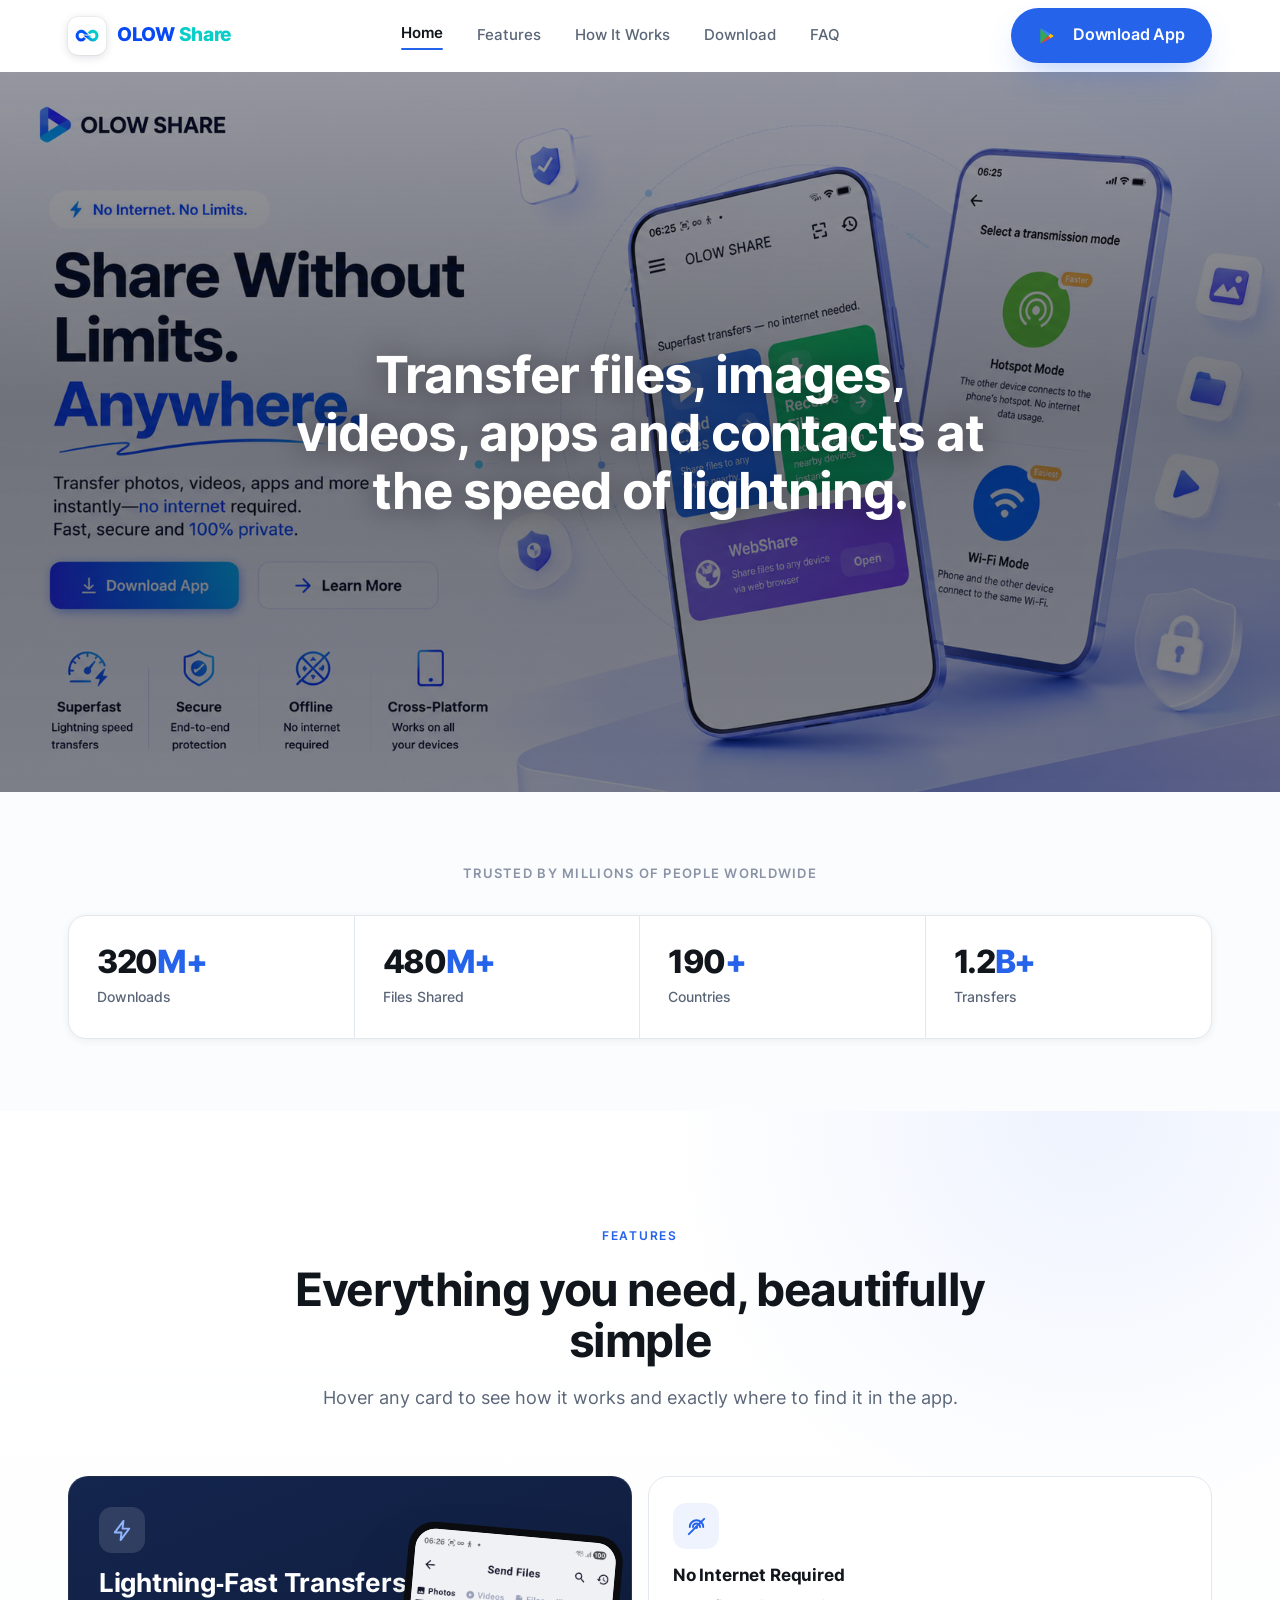
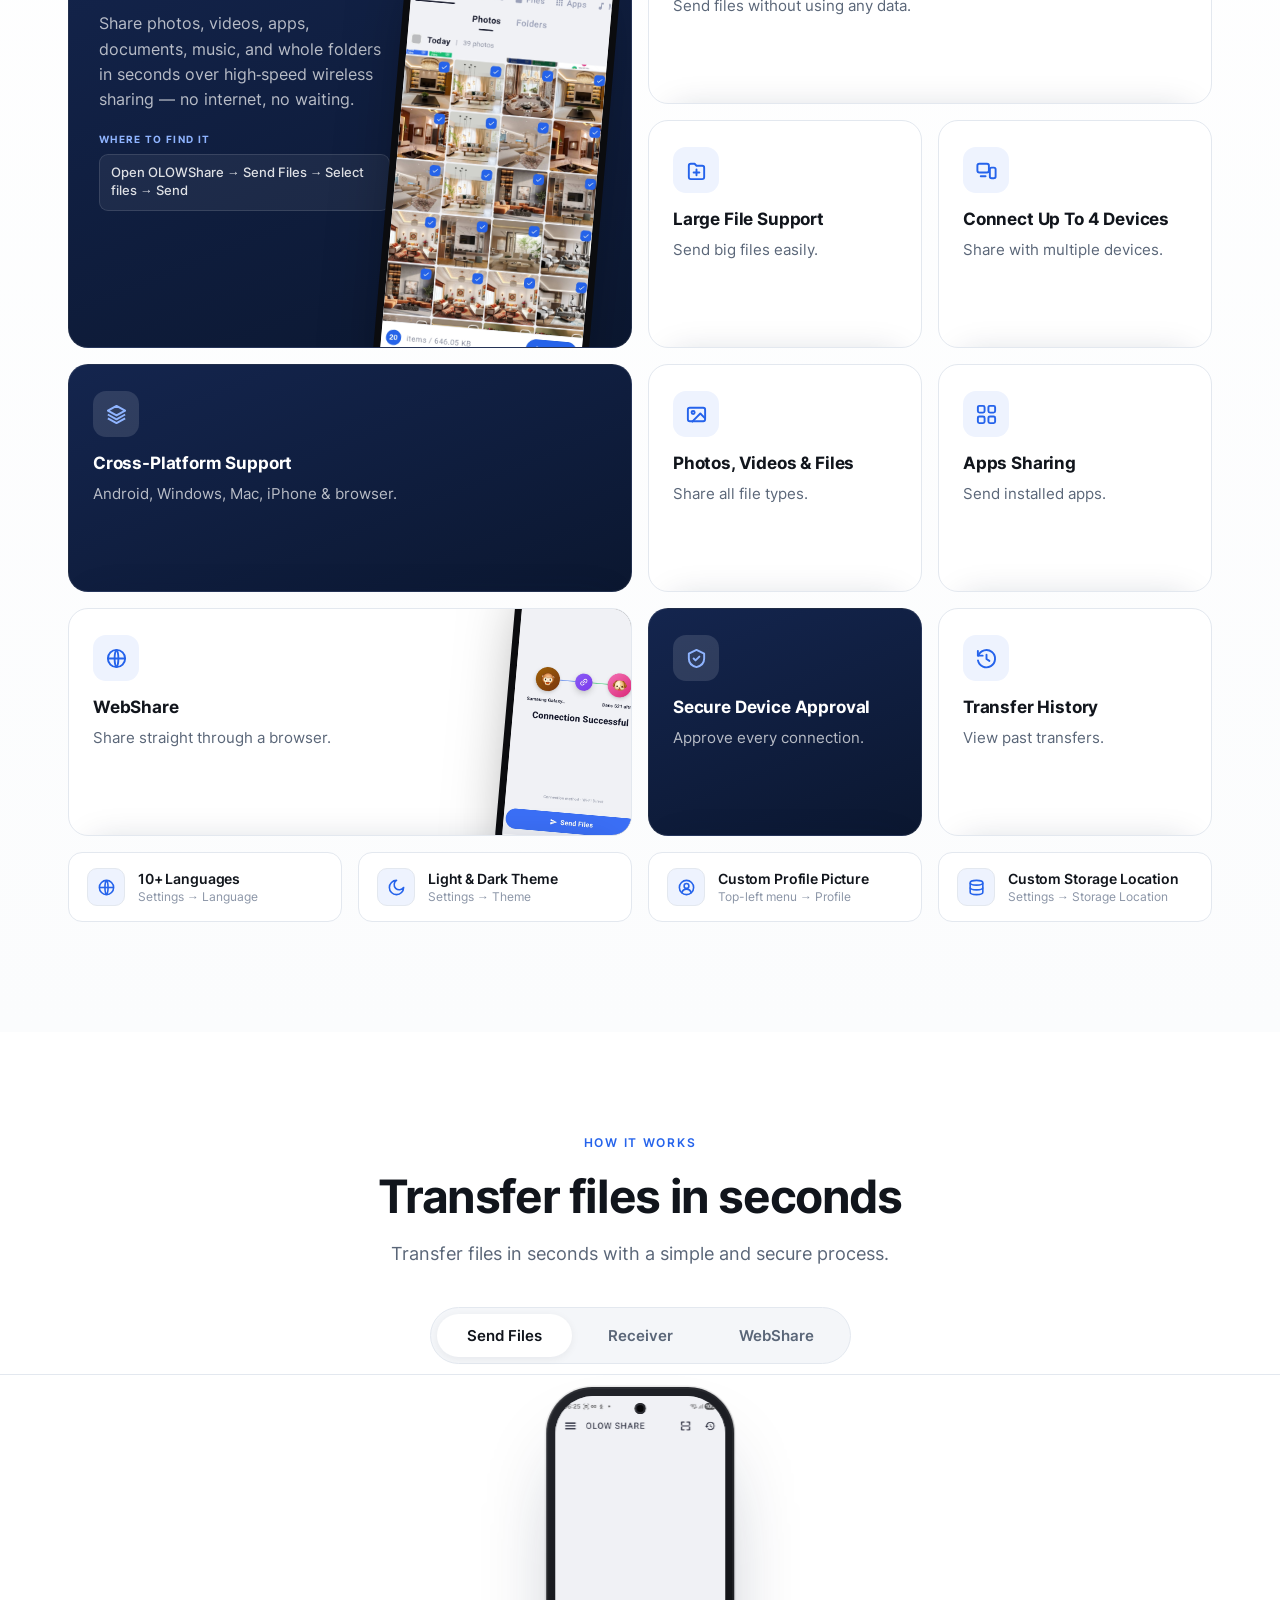
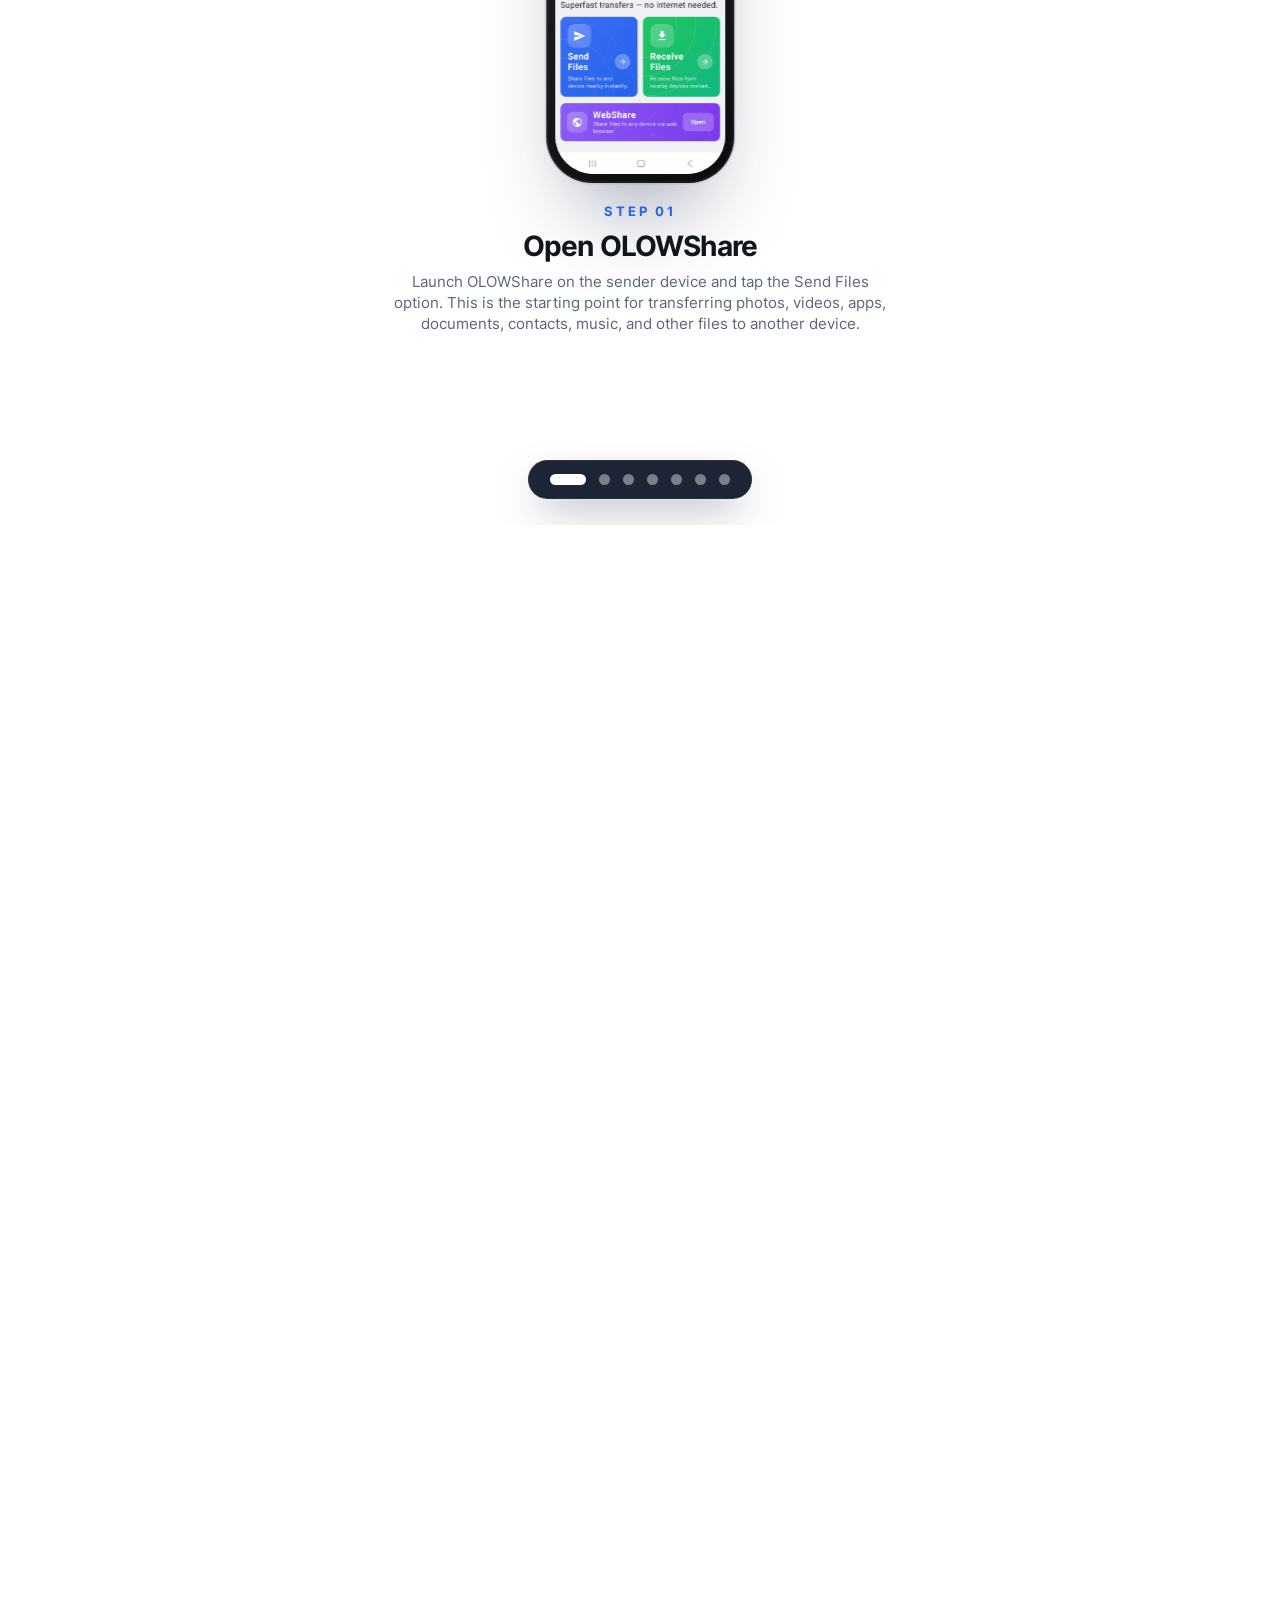
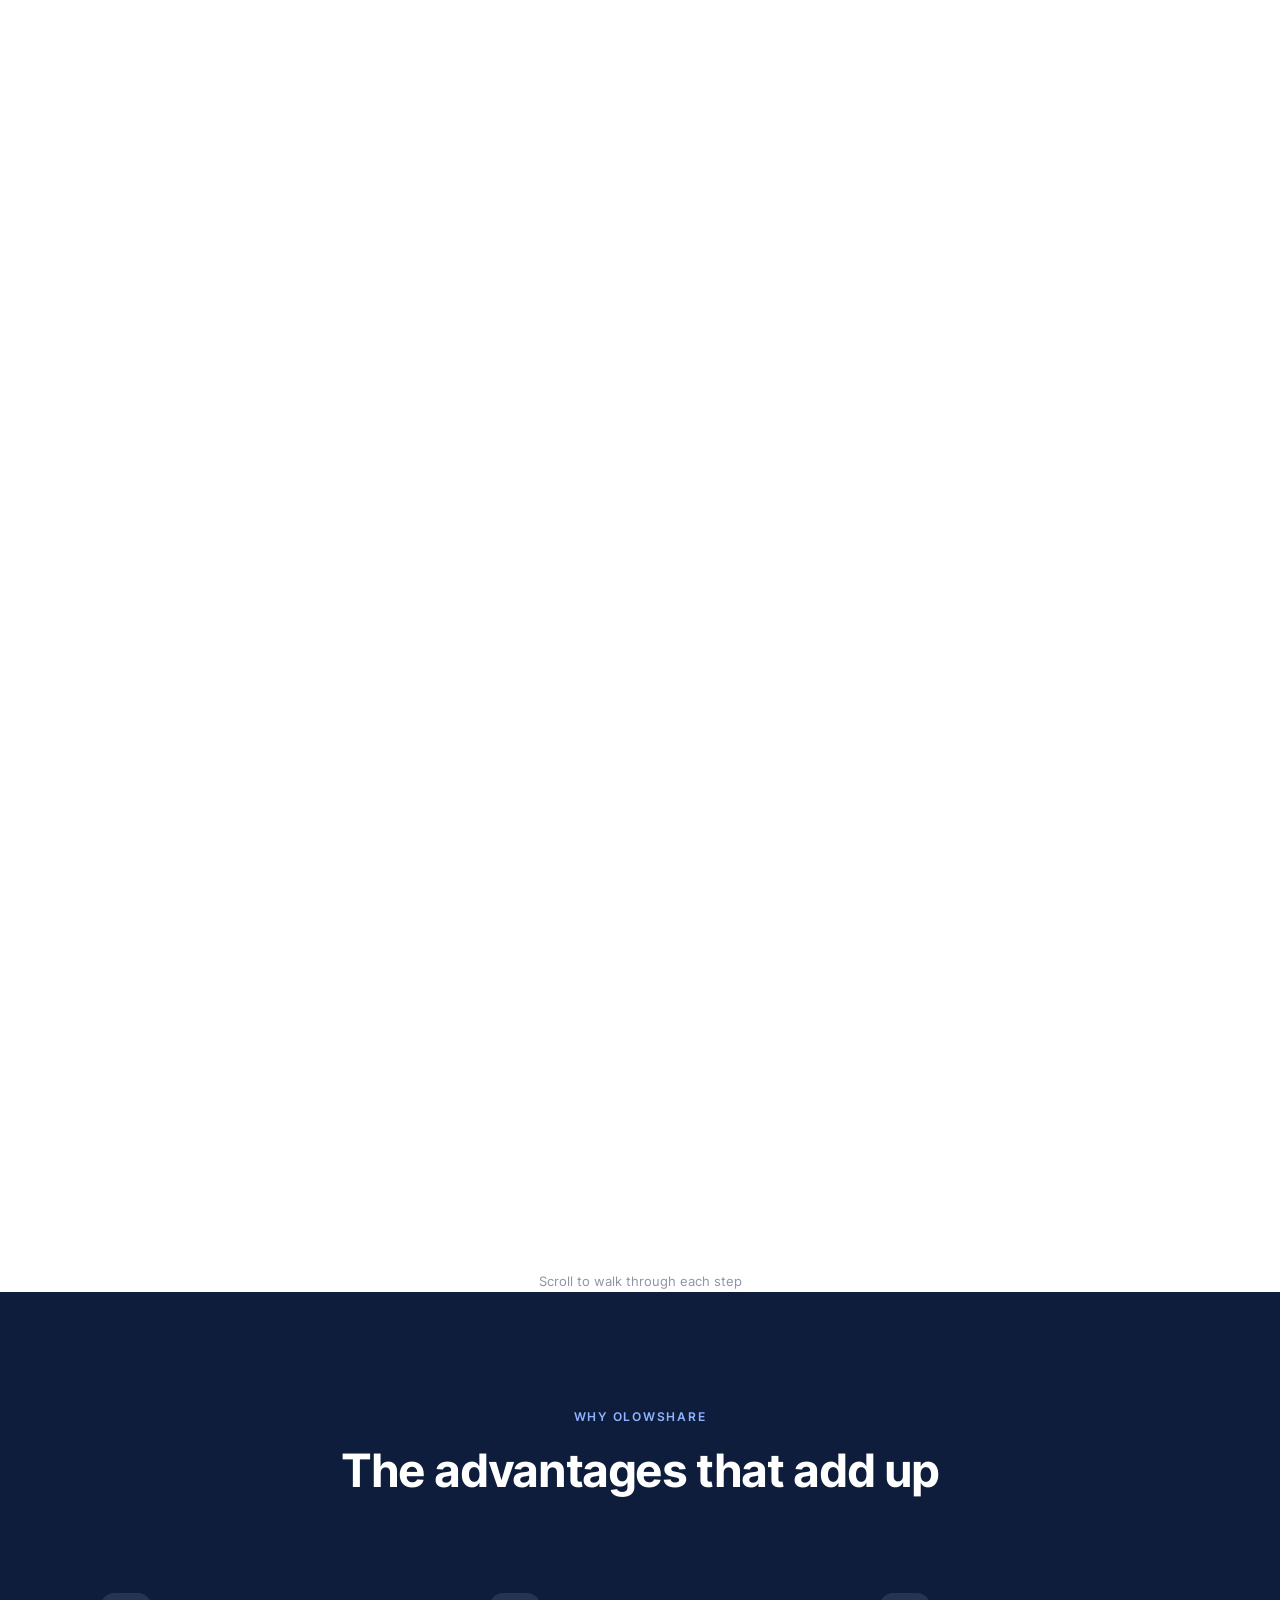
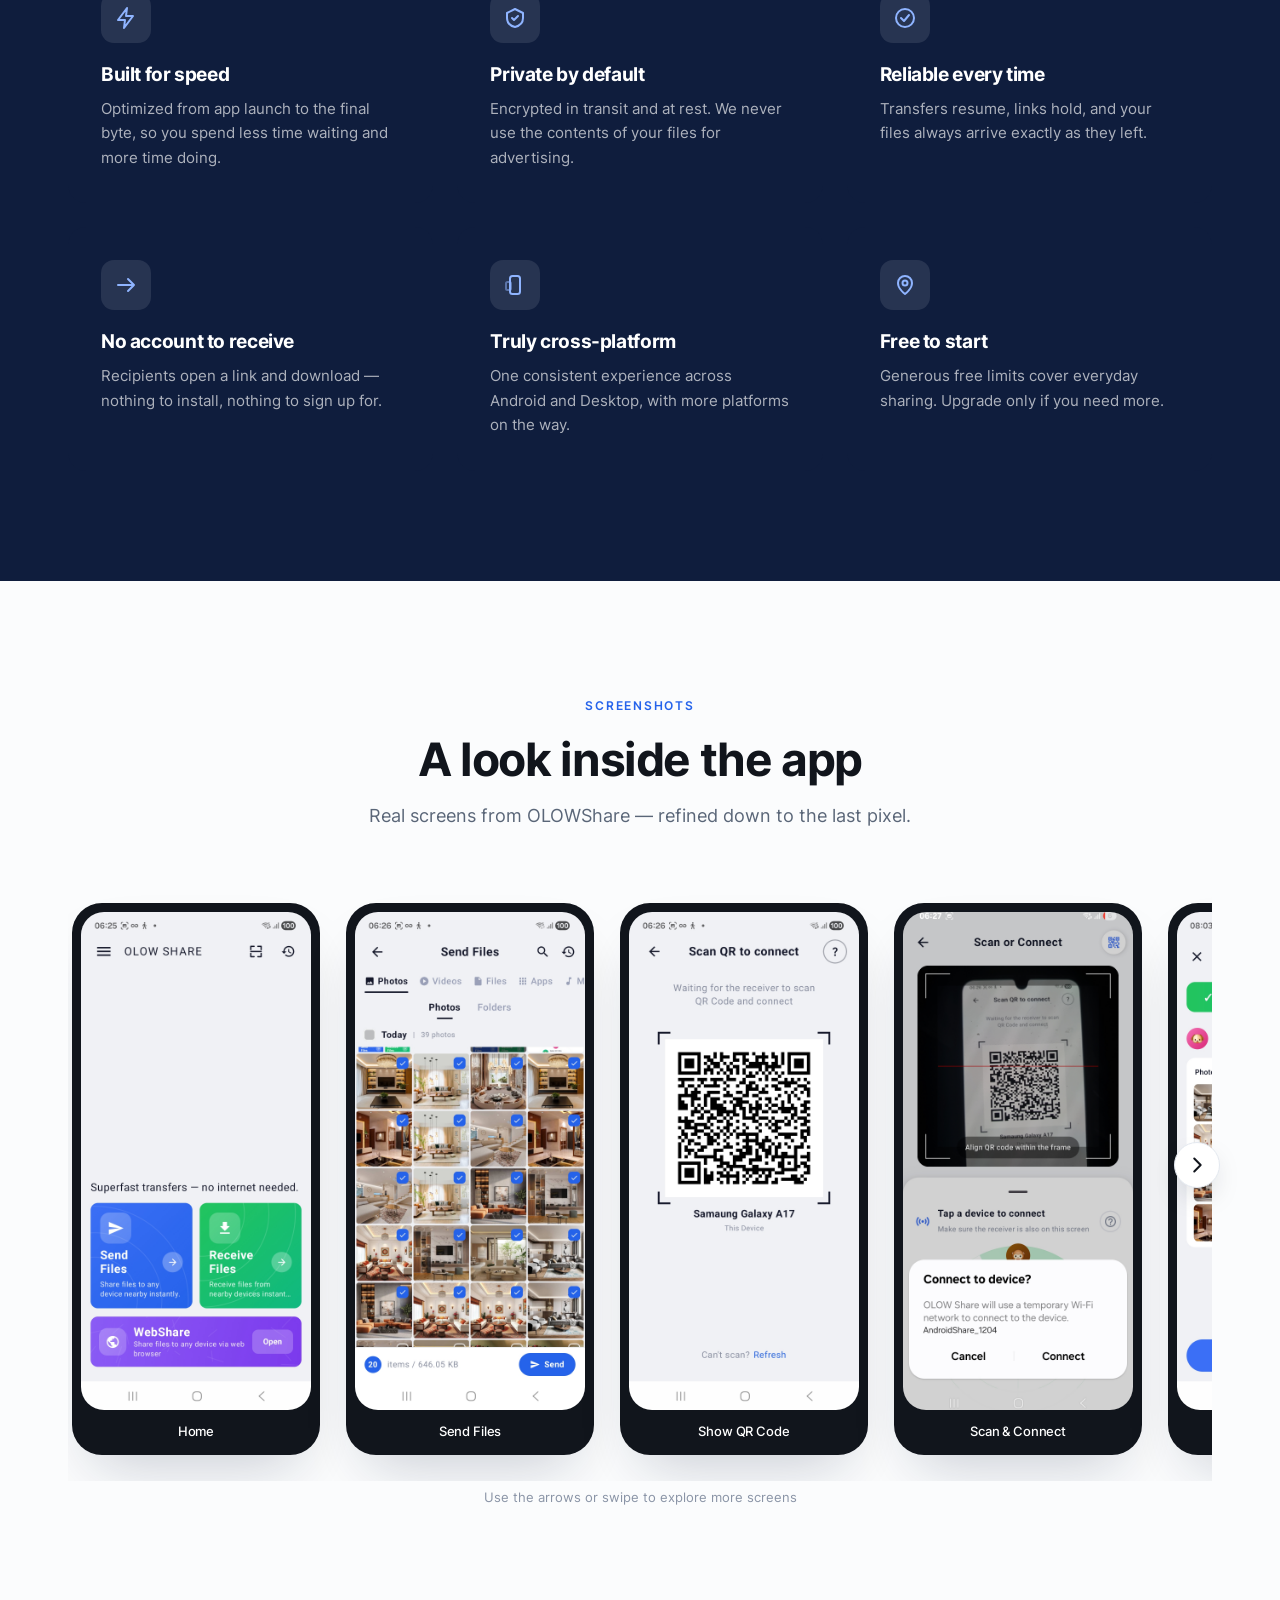
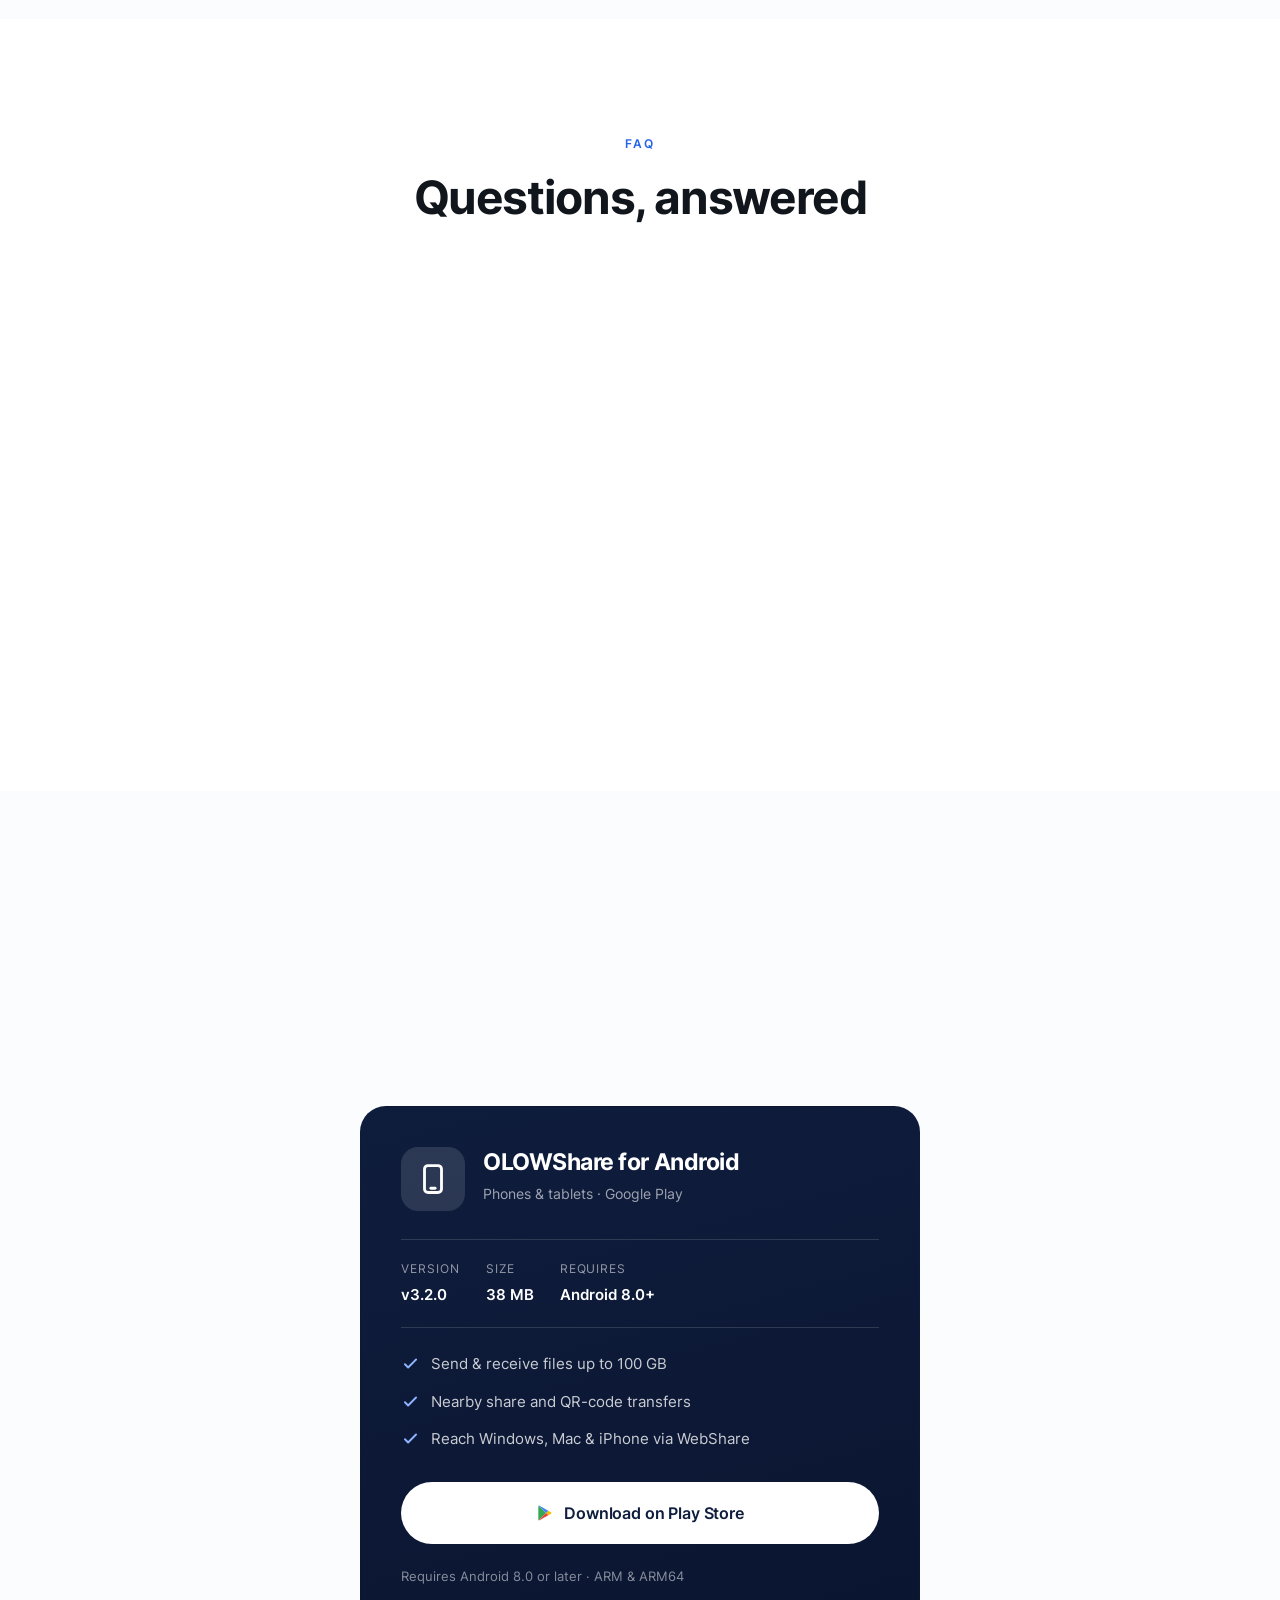
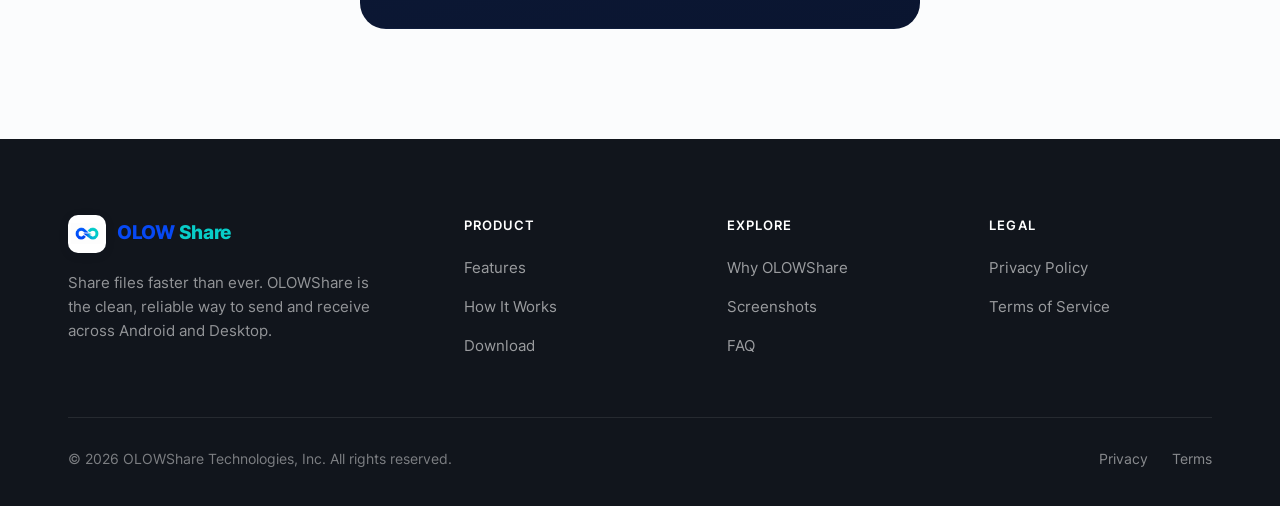
<file: index.html>
<!DOCTYPE html>
<html lang="en">
<head>
  <meta charset="UTF-8" />
  <meta name="viewport" content="width=device-width, initial-scale=1.0" />
  <title>OLOWShare — Share Files Faster Than Ever</title>
  <meta name="description" content="OLOWShare lets you send, receive, and manage files across Android, Windows, Mac, and Linux with a clean, reliable, and seamless sharing experience. Download free." />
  <meta name="theme-color" content="#0f1d3d" />
  <meta property="og:title" content="OLOWShare — Share Files Faster Than Ever" />
  <meta property="og:description" content="Send, receive, and manage files across Android and Desktop — fast, secure, and beautifully simple." />
  <meta property="og:type" content="website" />
  <meta property="og:image" content="public/images/og-cover.svg" />
  <link rel="icon" type="image/png" href="public/icons/logo.png" />
  <link rel="apple-touch-icon" href="public/icons/logo.png" />
  <link rel="manifest" href="assets/site.webmanifest" />
  <link rel="preload" href="assets/fonts/inter-700.woff2" as="font" type="font/woff2" crossorigin />
  <link rel="preload" href="assets/fonts/inter-400.woff2" as="font" type="font/woff2" crossorigin />
  <style>
/* ==========================================================================
   OLOW — Premium File Sharing
   Design System & Global Styles
   ========================================================================== */

/* ----- Self-hosted Inter (no external dependencies) ----- */
@font-face { font-family: 'Inter'; font-style: normal; font-weight: 400; font-display: swap; src: url('assets/fonts/inter-400.woff2') format('woff2'); }
@font-face { font-family: 'Inter'; font-style: normal; font-weight: 500; font-display: swap; src: url('assets/fonts/inter-500.woff2') format('woff2'); }
@font-face { font-family: 'Inter'; font-style: normal; font-weight: 600; font-display: swap; src: url('assets/fonts/inter-600.woff2') format('woff2'); }
@font-face { font-family: 'Inter'; font-style: normal; font-weight: 700; font-display: swap; src: url('assets/fonts/inter-700.woff2') format('woff2'); }
@font-face { font-family: 'Inter'; font-style: normal; font-weight: 800; font-display: swap; src: url('assets/fonts/inter-800.woff2') format('woff2'); }

/* ----- Design Tokens ----- */
:root {
  /* Color */
  --white: #ffffff;
  --paper: #fbfcfd;
  --mist: #f4f6f9;
  --cloud: #eceff4;
  --line: #e3e8ef;
  --line-strong: #d3dae5;

  --charcoal: #1b1f27;
  --ink: #11151c;
  --navy: #0f1d3d;
  --navy-deep: #0a1530;
  --navy-soft: #18305f;

  --slate: #5a6678;
  --slate-light: #8a94a6;

  --blue: #2563eb;
  --blue-bright: #3b82f6;
  --blue-deep: #1d4ed8;
  --blue-tint: #eef3fe;
  --blue-tint-2: #dbe6fd;

  /* Typography */
  --font-sans: 'Inter', -apple-system, BlinkMacSystemFont, 'Segoe UI', Roboto, Helvetica, Arial, sans-serif;
  --font-display: 'Inter', -apple-system, BlinkMacSystemFont, 'Segoe UI', sans-serif;

  /* Radius */
  --r-sm: 8px;
  --r-md: 12px;
  --r-lg: 18px;
  --r-xl: 26px;
  --r-pill: 999px;

  /* Shadow */
  --sh-xs: 0 1px 2px rgba(16, 24, 40, 0.04);
  --sh-sm: 0 2px 8px rgba(16, 24, 40, 0.06);
  --sh-md: 0 12px 30px -12px rgba(16, 24, 40, 0.16);
  --sh-lg: 0 30px 60px -22px rgba(15, 29, 61, 0.22);
  --sh-blue: 0 16px 36px -14px rgba(37, 99, 235, 0.45);

  /* Layout */
  --maxw: 1200px;
  --nav-h: 72px;

  /* Motion */
  --ease: cubic-bezier(0.22, 1, 0.36, 1);
  --ease-soft: cubic-bezier(0.4, 0, 0.2, 1);
}

/* ----- Reset ----- */
*, *::before, *::after { box-sizing: border-box; }
* { margin: 0; padding: 0; }

html {
  scroll-behavior: smooth;
  -webkit-text-size-adjust: 100%;
  scroll-padding-top: calc(var(--nav-h) + 20px);
}

body {
  font-family: var(--font-sans);
  color: var(--charcoal);
  background: var(--white);
  line-height: 1.6;
  font-size: 17px;
  -webkit-font-smoothing: antialiased;
  -moz-osx-font-smoothing: grayscale;
  text-rendering: optimizeLegibility;
  overflow-x: hidden;
}

img, svg { display: block; max-width: 100%; }
a { color: inherit; text-decoration: none; }
button { font-family: inherit; cursor: pointer; border: none; background: none; }
ul { list-style: none; }

::selection { background: var(--blue-tint-2); color: var(--navy); }

/* ----- Typography ----- */
h1, h2, h3, h4 {
  font-family: var(--font-display);
  color: var(--ink);
  line-height: 1.1;
  letter-spacing: -0.02em;
  font-weight: 700;
}
h1 { font-size: clamp(2.6rem, 5.4vw, 4.3rem); letter-spacing: -0.035em; }
h2 { font-size: clamp(2rem, 3.6vw, 3rem); letter-spacing: -0.03em; }
h3 { font-size: clamp(1.25rem, 1.8vw, 1.6rem); }
h4 { font-size: 1.12rem; letter-spacing: -0.01em; }
p { color: var(--slate); }

.eyebrow {
  display: inline-flex;
  align-items: center;
  gap: 8px;
  font-size: 0.78rem;
  font-weight: 600;
  letter-spacing: 0.14em;
  text-transform: uppercase;
  color: var(--blue);
}
.eyebrow::before {
  content: "";
  width: 22px; height: 1.5px;
  background: var(--blue);
  display: inline-block;
}
.eyebrow.center::before { display: none; }

/* ----- Layout Utilities ----- */
.container {
  width: 100%;
  max-width: var(--maxw);
  margin: 0 auto;
  padding: 0 28px;
}
.section { padding: 110px 0; }
.section-sm { padding: 72px 0; }
.section-head { max-width: 720px; margin-bottom: 64px; }
.section-head.center { margin-left: auto; margin-right: auto; text-align: center; }
.section-head .eyebrow { margin-bottom: 18px; }
.section-head p { font-size: 1.12rem; margin-top: 18px; }

.bg-mist { background: var(--mist); }
.bg-paper { background: var(--paper); }
.bg-navy { background: var(--navy); color: #fff; }
.bg-navy h1, .bg-navy h2, .bg-navy h3, .bg-navy h4 { color: #fff; }
.bg-navy p { color: rgba(255,255,255,0.72); }

.text-grad {
  background: linear-gradient(100deg, var(--blue) 0%, var(--navy-soft) 70%);
  -webkit-background-clip: text;
  background-clip: text;
  -webkit-text-fill-color: transparent;
}

/* ----- Buttons ----- */
.btn {
  display: inline-flex;
  align-items: center;
  justify-content: center;
  gap: 10px;
  font-size: 0.97rem;
  font-weight: 600;
  letter-spacing: -0.01em;
  padding: 14px 26px;
  border-radius: var(--r-pill);
  transition: transform .25s var(--ease), box-shadow .25s var(--ease), background .2s, color .2s, border-color .2s;
  white-space: nowrap;
  border: 1.5px solid transparent;
}
.btn svg { width: 18px; height: 18px; }
.btn-primary {
  background: var(--blue);
  color: #fff;
  box-shadow: var(--sh-blue);
}
.btn-primary:hover { background: var(--blue-deep); transform: translateY(-2px); box-shadow: 0 20px 44px -14px rgba(37,99,235,.55); }
.btn-dark { background: var(--ink); color: #fff; box-shadow: var(--sh-md); }
.btn-dark:hover { background: var(--charcoal); transform: translateY(-2px); }
.btn-ghost {
  background: var(--white);
  color: var(--charcoal);
  border-color: var(--line-strong);
  box-shadow: var(--sh-xs);
}
.btn-ghost:hover { border-color: var(--slate-light); transform: translateY(-2px); box-shadow: var(--sh-sm); }
.btn-light { background: #fff; color: var(--navy); }
.btn-light:hover { transform: translateY(-2px); box-shadow: 0 18px 40px -16px rgba(0,0,0,.4); }
.btn-outline-light { background: transparent; color: #fff; border-color: rgba(255,255,255,0.28); }
.btn-outline-light:hover { background: rgba(255,255,255,0.08); border-color: rgba(255,255,255,0.5); transform: translateY(-2px); }
.btn-lg { padding: 17px 32px; font-size: 1.02rem; }
.btn-block { width: 100%; }

/* Store button (with subtext) */
.btn-store {
  display: inline-flex;
  align-items: center;
  gap: 13px;
  padding: 12px 24px 12px 22px;
  border-radius: 14px;
  background: var(--ink);
  color: #fff;
  transition: transform .25s var(--ease), box-shadow .25s var(--ease), background .2s;
  box-shadow: var(--sh-md);
}
.btn-store:hover { transform: translateY(-2px); background: var(--charcoal); box-shadow: var(--sh-lg); }
.btn-store svg { width: 26px; height: 26px; flex-shrink: 0; }
.btn-store .store-meta { display: flex; flex-direction: column; line-height: 1.15; text-align: left; }
.btn-store .store-meta .s1 { font-size: 0.68rem; opacity: 0.72; letter-spacing: 0.02em; }
.btn-store .store-meta .s2 { font-size: 1.02rem; font-weight: 600; letter-spacing: -0.01em; }
.btn-store.ghost { background: #fff; color: var(--ink); border: 1.5px solid var(--line-strong); box-shadow: var(--sh-xs); }
.btn-store.ghost:hover { background: var(--white); border-color: var(--slate-light); }

/* ==========================================================================
   Navbar
   ========================================================================== */
.nav {
  position: fixed;
  top: 0; left: 0; right: 0;
  height: var(--nav-h);
  z-index: 100;
  display: flex;
  align-items: center;
  transition: background .3s var(--ease-soft), box-shadow .3s var(--ease-soft), border-color .3s;
  border-bottom: 1px solid transparent;
}
.nav.scrolled {
  background: rgba(255,255,255,0.82);
  backdrop-filter: saturate(180%) blur(18px);
  -webkit-backdrop-filter: saturate(180%) blur(18px);
  border-bottom: 1px solid var(--line);
  box-shadow: var(--sh-xs);
}
.nav-inner {
  width: 100%;
  max-width: var(--maxw);
  margin: 0 auto;
  padding: 0 28px;
  display: flex;
  align-items: center;
  justify-content: space-between;
  gap: 24px;
}
.brand { display: inline-flex; align-items: center; gap: 11px; font-weight: 700; font-size: 1.18rem; letter-spacing: -0.02em; color: var(--ink); }
.brand-mark {
  width: 38px; height: 38px;
  border-radius: 10px;
  background: #fff;
  display: grid; place-items: center;
  box-shadow: 0 2px 10px rgba(16,24,40,.14), 0 0 0 1px rgba(16,24,40,.04);
  overflow: hidden;
}
.brand-mark img { width: 100%; height: 100%; object-fit: contain; padding: 3px; display: block; }
.brand-mark svg { width: 19px; height: 19px; }

.nav-links { display: flex; align-items: center; gap: 4px; }
.nav-links a {
  font-size: 0.95rem;
  font-weight: 500;
  color: var(--slate);
  padding: 9px 15px;
  border-radius: var(--r-sm);
  transition: color .2s, background .2s;
}
.nav-links a:hover { color: var(--ink); background: var(--mist); }
.nav-links a.active { color: var(--ink); font-weight: 600; }

.nav-cta { display: flex; align-items: center; gap: 12px; }
.nav-toggle { display: none; width: 42px; height: 42px; border-radius: 10px; align-items: center; justify-content: center; }
.nav-toggle:hover { background: var(--mist); }
.nav-toggle span { position: relative; width: 20px; height: 2px; background: var(--ink); border-radius: 2px; transition: .25s var(--ease); }
.nav-toggle span::before, .nav-toggle span::after { content: ""; position: absolute; left: 0; width: 20px; height: 2px; background: var(--ink); border-radius: 2px; transition: .25s var(--ease); }
.nav-toggle span::before { top: -6px; }
.nav-toggle span::after { top: 6px; }
body.menu-open .nav-toggle span { background: transparent; }
body.menu-open .nav-toggle span::before { top: 0; transform: rotate(45deg); }
body.menu-open .nav-toggle span::after { top: 0; transform: rotate(-45deg); }

/* Mobile menu */
.mobile-menu {
  position: fixed;
  inset: var(--nav-h) 0 0 0;
  background: rgba(255,255,255,0.98);
  backdrop-filter: blur(20px);
  z-index: 99;
  padding: 28px;
  display: flex;
  flex-direction: column;
  gap: 4px;
  transform: translateY(-12px);
  opacity: 0;
  pointer-events: none;
  transition: opacity .28s var(--ease), transform .28s var(--ease);
}
body.menu-open .mobile-menu { opacity: 1; transform: translateY(0); pointer-events: auto; }
.mobile-menu a { font-size: 1.25rem; font-weight: 600; color: var(--ink); padding: 16px 8px; border-bottom: 1px solid var(--line); letter-spacing: -0.01em; }
.mobile-menu a:last-of-type { border-bottom: none; }
.mobile-menu .btn { margin-top: 22px; }

/* ==========================================================================
   Hero
   ========================================================================== */
.hero {
  position: relative;
  padding: calc(var(--nav-h) + 96px) 0 100px;
  overflow: hidden;
  background:
    radial-gradient(60% 60% at 82% 6%, var(--blue-tint) 0%, rgba(238,243,254,0) 60%),
    linear-gradient(180deg, var(--paper) 0%, var(--white) 70%);
}
.hero-grid {
  display: grid;
  grid-template-columns: 1.02fr 1fr;
  gap: 56px;
  align-items: center;
}
.hero-pill {
  display: inline-flex;
  align-items: center;
  gap: 9px;
  padding: 7px 7px 7px 7px;
  padding-right: 16px;
  background: var(--white);
  border: 1px solid var(--line);
  border-radius: var(--r-pill);
  font-size: 0.82rem;
  font-weight: 500;
  color: var(--slate);
  box-shadow: var(--sh-xs);
  margin-bottom: 28px;
}
.hero-pill b { color: var(--blue); font-weight: 600; background: var(--blue-tint); padding: 3px 10px; border-radius: var(--r-pill); }
.hero h1 { margin-bottom: 24px; }
.hero-sub { font-size: 1.2rem; max-width: 540px; margin-bottom: 36px; color: var(--slate); }
.hero-actions { display: flex; flex-wrap: wrap; gap: 14px; align-items: center; }
.hero-trust { margin-top: 34px; display: flex; align-items: center; gap: 22px; flex-wrap: wrap; }
.hero-trust .stars { display: flex; gap: 2px; color: #f5a623; }
.hero-trust .stars svg { width: 16px; height: 16px; }
.hero-trust small { font-size: 0.88rem; color: var(--slate-light); }
.hero-trust b { color: var(--charcoal); }

/* App mockup */
.mockup {
  position: relative;
  perspective: 1600px;
}
.mockup-window {
  background: #fff;
  border-radius: var(--r-lg);
  border: 1px solid var(--line);
  box-shadow: var(--sh-lg);
  overflow: hidden;
  transform: rotateY(-9deg) rotateX(3deg) translateZ(0);
  transition: transform .6s var(--ease);
}
.mockup:hover .mockup-window { transform: rotateY(-4deg) rotateX(1.5deg); }
.mockup-bar {
  height: 42px;
  display: flex;
  align-items: center;
  gap: 7px;
  padding: 0 16px;
  background: var(--mist);
  border-bottom: 1px solid var(--line);
}
.mockup-bar i { width: 11px; height: 11px; border-radius: 50%; background: var(--line-strong); display: block; }
.mockup-bar i:nth-child(1){ background:#ff5f57; } .mockup-bar i:nth-child(2){ background:#febc2e; } .mockup-bar i:nth-child(3){ background:#28c840; }
.mockup-bar .url { margin-left: 14px; flex: 1; height: 22px; background: #fff; border-radius: 6px; border: 1px solid var(--line); font-size: 0.72rem; color: var(--slate-light); display: flex; align-items: center; padding: 0 12px; }
.mockup-body { display: grid; grid-template-columns: 168px 1fr; min-height: 380px; }
.mk-side { background: var(--paper); border-right: 1px solid var(--line); padding: 18px 14px; }
.mk-side .mk-logo { display: flex; align-items: center; gap: 8px; font-weight: 700; font-size: 0.9rem; color: var(--ink); margin-bottom: 22px; }
.mk-side .mk-logo span { width: 22px; height: 22px; border-radius: 6px; background: linear-gradient(140deg, var(--blue), var(--navy-soft)); }
.mk-nav { display: flex; flex-direction: column; gap: 4px; }
.mk-nav a { display: flex; align-items: center; gap: 10px; padding: 9px 11px; border-radius: 8px; font-size: 0.82rem; color: var(--slate); font-weight: 500; }
.mk-nav a.on { background: var(--blue-tint); color: var(--blue); }
.mk-nav a i { width: 15px; height: 15px; border-radius: 4px; background: currentColor; opacity: .5; }
.mk-nav a.on i { opacity: 1; }
.mk-main { padding: 20px 22px; }
.mk-head { display: flex; align-items: center; justify-content: space-between; margin-bottom: 18px; }
.mk-head h5 { font-size: 1.02rem; font-weight: 700; color: var(--ink); }
.mk-upload {
  border: 1.5px dashed var(--line-strong);
  border-radius: var(--r-md);
  padding: 22px;
  text-align: center;
  background: var(--paper);
  margin-bottom: 18px;
}
.mk-upload .ico { width: 38px; height: 38px; border-radius: 10px; background: var(--blue-tint); display: grid; place-items: center; margin: 0 auto 10px; color: var(--blue); }
.mk-upload .ico svg { width: 20px; height: 20px; }
.mk-upload p { font-size: 0.78rem; color: var(--slate); }
.mk-upload b { color: var(--blue); }
.mk-files { display: flex; flex-direction: column; gap: 9px; }
.mk-file { display: flex; align-items: center; gap: 12px; padding: 11px 13px; border: 1px solid var(--line); border-radius: 10px; background: #fff; }
.mk-file .ft { width: 30px; height: 30px; border-radius: 7px; display: grid; place-items: center; font-size: 0.6rem; font-weight: 700; color: #fff; flex-shrink: 0; }
.mk-file .ft.pdf { background: #e0564b; } .mk-file .ft.img { background: #3b82f6; } .mk-file .ft.zip { background: #8b6dd6; }
.mk-file .fi { flex: 1; min-width: 0; }
.mk-file .fi .n { font-size: 0.8rem; font-weight: 600; color: var(--ink); white-space: nowrap; overflow: hidden; text-overflow: ellipsis; }
.mk-file .fi .bar { height: 4px; background: var(--cloud); border-radius: 3px; margin-top: 6px; overflow: hidden; }
.mk-file .fi .bar span { display: block; height: 100%; background: linear-gradient(90deg, var(--blue), var(--blue-bright)); border-radius: 3px; }
.mk-file .pct { font-size: 0.72rem; font-weight: 600; color: var(--slate); }
.mk-file .pct.done { color: #28a35a; }

.hero-float {
  position: absolute;
  background: #fff;
  border-radius: 14px;
  box-shadow: var(--sh-lg);
  border: 1px solid var(--line);
  padding: 13px 16px;
  display: flex;
  align-items: center;
  gap: 11px;
  font-size: 0.82rem;
  animation: floaty 5s ease-in-out infinite;
}
.hero-float .fico { width: 34px; height: 34px; border-radius: 9px; display: grid; place-items: center; flex-shrink: 0; }
.hero-float .fico svg { width: 18px; height: 18px; }
.hero-float .ft { font-weight: 600; color: var(--ink); line-height: 1.25; }
.hero-float .fs { color: var(--slate-light); font-size: 0.74rem; }
.hero-float.f1 { top: 8%; left: -36px; }
.hero-float.f1 .fico { background: #e7f7ee; color: #28a35a; }
.hero-float.f2 { bottom: 10%; right: -28px; animation-delay: 1.4s; }
.hero-float.f2 .fico { background: var(--blue-tint); color: var(--blue); }
@keyframes floaty { 0%,100%{ transform: translateY(0); } 50%{ transform: translateY(-12px); } }

/* ==========================================================================
   Logos / Trust strip
   ========================================================================== */
.logos { padding: 44px 0; border-top: 1px solid var(--line); border-bottom: 1px solid var(--line); }
.logos p { text-align: center; font-size: 0.8rem; font-weight: 600; letter-spacing: 0.1em; text-transform: uppercase; color: var(--slate-light); margin-bottom: 26px; }
.logos-row { display: flex; align-items: center; justify-content: center; gap: 52px; flex-wrap: wrap; opacity: .85; }
.logos-row .logo-item { display: flex; align-items: center; gap: 10px; font-weight: 700; font-size: 1.1rem; color: var(--slate); letter-spacing: -0.02em; }
.logos-row .logo-item svg { width: 22px; height: 22px; opacity: .8; }

/* ==========================================================================
   Feature Cards
   ========================================================================== */
.grid { display: grid; gap: 24px; }
.grid-2 { grid-template-columns: repeat(2, 1fr); }
.grid-3 { grid-template-columns: repeat(3, 1fr); }
.grid-4 { grid-template-columns: repeat(4, 1fr); }

.feature-card {
  background: #fff;
  border: 1px solid var(--line);
  border-radius: var(--r-lg);
  padding: 32px;
  transition: transform .35s var(--ease), box-shadow .35s var(--ease), border-color .35s;
}
.feature-card:hover { transform: translateY(-5px); box-shadow: var(--sh-md); border-color: var(--line-strong); }
.feature-icon {
  width: 50px; height: 50px;
  border-radius: 13px;
  display: grid; place-items: center;
  background: var(--blue-tint);
  color: var(--blue);
  margin-bottom: 22px;
  transition: transform .35s var(--ease);
}
.feature-card:hover .feature-icon { transform: scale(1.08) rotate(-3deg); }
.feature-icon svg { width: 24px; height: 24px; }
.feature-card h3 { font-size: 1.18rem; margin-bottom: 11px; }
.feature-card p { font-size: 0.96rem; }
.feature-card.dark { background: var(--navy); border-color: transparent; }
.feature-card.dark h3 { color: #fff; }
.feature-card.dark p { color: rgba(255,255,255,.66); }
.feature-card.dark .feature-icon { background: rgba(255,255,255,.1); color: #8fb4ff; }

/* ==========================================================================
   App Preview / Device showcase
   ========================================================================== */
.showcase { position: relative; }
.showcase-stage {
  position: relative;
  display: flex;
  align-items: flex-end;
  justify-content: center;
  gap: 0;
  padding: 30px 0;
}
.device-desktop {
  width: 640px;
  max-width: 76%;
  background: #fff;
  border-radius: var(--r-lg);
  border: 1px solid var(--line);
  box-shadow: var(--sh-lg);
  overflow: hidden;
}
.device-phone {
  width: 230px;
  background: var(--ink);
  border-radius: 34px;
  padding: 9px;
  box-shadow: var(--sh-lg);
  margin-left: -78px;
  margin-bottom: -10px;
  position: relative;
  z-index: 2;
  flex-shrink: 0;
}
.device-phone .screen {
  background: #fff;
  border-radius: 26px;
  overflow: hidden;
  aspect-ratio: 9/19;
}
.device-phone .notch { position: absolute; top: 9px; left: 50%; transform: translateX(-50%); width: 78px; height: 20px; background: var(--ink); border-radius: 0 0 14px 14px; z-index: 3; }

/* phone screen UI */
.ph-top { background: linear-gradient(150deg, var(--navy) 0%, var(--navy-soft) 100%); padding: 34px 18px 22px; color: #fff; }
.ph-top .ph-row { display: flex; justify-content: space-between; align-items: center; font-size: 0.7rem; opacity: .8; margin-bottom: 18px; }
.ph-top h6 { font-size: 1.15rem; color: #fff; letter-spacing: -0.02em; }
.ph-top p { font-size: 0.72rem; color: rgba(255,255,255,.6); margin-top: 3px; }
.ph-body { padding: 16px; }
.ph-card { display: flex; align-items: center; gap: 11px; padding: 11px; border: 1px solid var(--line); border-radius: 12px; margin-bottom: 10px; }
.ph-card .pc-ico { width: 32px; height: 32px; border-radius: 9px; display: grid; place-items: center; color: #fff; flex-shrink: 0; }
.ph-card .pc-ico svg { width: 16px; height: 16px; }
.ph-card .pc-i .n { font-size: 0.74rem; font-weight: 600; color: var(--ink); }
.ph-card .pc-i .s { font-size: 0.64rem; color: var(--slate-light); }


/* ==========================================================================
   Use cases
   ========================================================================== */
.usecase-card {
  position: relative;
  background: #fff;
  border: 1px solid var(--line);
  border-radius: var(--r-lg);
  padding: 28px;
  overflow: hidden;
  transition: transform .35s var(--ease), box-shadow .35s var(--ease);
}
.usecase-card:hover { transform: translateY(-5px); box-shadow: var(--sh-md); }
.usecase-card .uc-ico { width: 46px; height: 46px; border-radius: 12px; display: grid; place-items: center; background: var(--navy); color: #fff; margin-bottom: 20px; }
.usecase-card .uc-ico svg { width: 22px; height: 22px; }
.usecase-card h4 { margin-bottom: 9px; }
.usecase-card p { font-size: 0.92rem; }

/* ==========================================================================
   Stats
   ========================================================================== */
.stats-grid { display: grid; grid-template-columns: repeat(4, 1fr); gap: 30px; }
.stat { text-align: center; padding: 14px; }
.stat .num { font-size: clamp(2.4rem, 4vw, 3.4rem); font-weight: 800; letter-spacing: -0.04em; color: #fff; line-height: 1; font-family: var(--font-display); }
.stat .num .suf { color: #8fb4ff; }
.stat .lbl { margin-top: 12px; font-size: 0.96rem; color: rgba(255,255,255,.62); font-weight: 500; }
.bg-navy .stat .num { color: #fff; }

/* ==========================================================================
   Testimonials
   ========================================================================== */
.t-card {
  background: #fff;
  border: 1px solid var(--line);
  border-radius: var(--r-lg);
  padding: 30px;
  display: flex;
  flex-direction: column;
  gap: 20px;
  transition: transform .3s var(--ease), box-shadow .3s var(--ease);
}
.t-card:hover { transform: translateY(-4px); box-shadow: var(--sh-md); }
.t-stars { display: flex; gap: 3px; color: #f5a623; }
.t-stars svg { width: 17px; height: 17px; }
.t-card blockquote { font-size: 1.04rem; color: var(--charcoal); line-height: 1.55; letter-spacing: -0.01em; }
.t-author { display: flex; align-items: center; gap: 13px; margin-top: auto; }
.t-avatar { width: 46px; height: 46px; border-radius: 50%; display: grid; place-items: center; font-weight: 700; color: #fff; font-size: 1rem; flex-shrink: 0; }
.t-author .ta-i .n { font-weight: 600; color: var(--ink); font-size: 0.96rem; }
.t-author .ta-i .r { font-size: 0.84rem; color: var(--slate-light); }

/* ==========================================================================
   FAQ
   ========================================================================== */
.faq-list { max-width: 800px; margin: 0 auto; }
.faq-item { border-bottom: 1px solid var(--line); }
.faq-q {
  width: 100%;
  display: flex;
  align-items: center;
  justify-content: space-between;
  gap: 20px;
  padding: 26px 4px;
  text-align: left;
  font-size: 1.1rem;
  font-weight: 600;
  color: var(--ink);
  letter-spacing: -0.01em;
}
.faq-q .faq-ico { width: 26px; height: 26px; flex-shrink: 0; position: relative; }
.faq-q .faq-ico::before, .faq-q .faq-ico::after { content: ""; position: absolute; top: 50%; left: 50%; transform: translate(-50%,-50%); background: var(--blue); border-radius: 2px; transition: .3s var(--ease); }
.faq-q .faq-ico::before { width: 14px; height: 2px; }
.faq-q .faq-ico::after { width: 2px; height: 14px; }
.faq-item.open .faq-q .faq-ico::after { transform: translate(-50%,-50%) rotate(90deg); opacity: 0; }
.faq-a { max-height: 0; overflow: hidden; transition: max-height .4s var(--ease); }
.faq-a-inner { padding: 0 4px 26px; color: var(--slate); font-size: 1rem; max-width: 92%; }

/* ==========================================================================
   CTA band
   ========================================================================== */
.cta-band {
  position: relative;
  border-radius: var(--r-xl);
  overflow: hidden;
  background: linear-gradient(135deg, var(--navy) 0%, var(--navy-deep) 60%, #0b1f47 100%);
  padding: 76px 56px;
  text-align: center;
}
.cta-band::before { content: ""; position: absolute; inset: 0; background: radial-gradient(50% 80% at 50% 0%, rgba(59,130,246,.28) 0%, transparent 70%); }
.cta-band > * { position: relative; }
.cta-band h2 { color: #fff; margin-bottom: 18px; }
.cta-band p { color: rgba(255,255,255,.7); font-size: 1.15rem; max-width: 560px; margin: 0 auto 34px; }
.cta-band .cta-actions { display: flex; gap: 14px; justify-content: center; flex-wrap: wrap; }

/* ==========================================================================
   Footer
   ========================================================================== */
.footer { background: var(--ink); color: rgba(255,255,255,.6); padding: 76px 0 36px; }
.footer-grid { display: grid; grid-template-columns: 1.6fr 1fr 1fr 1fr; gap: 40px; padding-bottom: 52px; border-bottom: 1px solid rgba(255,255,255,.09); }
.footer .brand { color: #fff; margin-bottom: 18px; }
.footer-about p { font-size: 0.94rem; max-width: 320px; margin-bottom: 22px; color: rgba(255,255,255,.55); }
.footer-social { display: flex; gap: 11px; }
.footer-social a { width: 40px; height: 40px; border-radius: 10px; background: rgba(255,255,255,.07); display: grid; place-items: center; color: rgba(255,255,255,.7); transition: background .2s, color .2s, transform .2s; }
.footer-social a:hover { background: var(--blue); color: #fff; transform: translateY(-2px); }
.footer-social svg { width: 18px; height: 18px; }
.footer-col h5 { color: #fff; font-size: 0.82rem; font-weight: 600; letter-spacing: 0.08em; text-transform: uppercase; margin-bottom: 18px; }
.footer-col ul { display: flex; flex-direction: column; gap: 12px; }
.footer-col a { font-size: 0.94rem; color: rgba(255,255,255,.58); transition: color .2s; }
.footer-col a:hover { color: #fff; }
.footer-bottom { display: flex; align-items: center; justify-content: space-between; padding-top: 30px; gap: 16px; flex-wrap: wrap; }
.footer-bottom small { font-size: 0.86rem; color: rgba(255,255,255,.45); }
.footer-bottom .fb-links { display: flex; gap: 24px; }
.footer-bottom .fb-links a { font-size: 0.86rem; color: rgba(255,255,255,.5); }
.footer-bottom .fb-links a:hover { color: #fff; }

/* ==========================================================================
   Page hero (sub-pages)
   ========================================================================== */
.page-hero {
  padding: calc(var(--nav-h) + 76px) 0 64px;
  background:
    radial-gradient(50% 60% at 80% 0%, var(--blue-tint) 0%, rgba(238,243,254,0) 60%),
    var(--paper);
  border-bottom: 1px solid var(--line);
}
.page-hero.center { text-align: center; }
.page-hero .container { max-width: 820px; }
.page-hero.center .container { margin: 0 auto; }
.page-hero h1 { font-size: clamp(2.4rem, 4.6vw, 3.6rem); margin: 20px 0; }
.page-hero p { font-size: 1.2rem; max-width: 640px; }
.page-hero.center p { margin: 0 auto; }

/* ==========================================================================
   Steps (How it works)
   ========================================================================== */
.steps { display: flex; flex-direction: column; gap: 0; }
.step-row {
  display: grid;
  grid-template-columns: 1fr 1fr;
  gap: 56px;
  align-items: center;
  padding: 56px 0;
  border-bottom: 1px solid var(--line);
}
.step-row:last-child { border-bottom: none; }
.step-num {
  display: inline-flex;
  align-items: center;
  gap: 14px;
  margin-bottom: 22px;
}
.step-num b { width: 48px; height: 48px; border-radius: 13px; background: var(--navy); color: #fff; display: grid; place-items: center; font-size: 1.3rem; font-weight: 700; box-shadow: var(--sh-md); }
.step-num span { font-size: 0.82rem; font-weight: 600; letter-spacing: 0.12em; text-transform: uppercase; color: var(--blue); }
.step-text h3 { font-size: 1.7rem; margin-bottom: 14px; }
.step-text p { font-size: 1.08rem; }
.step-text ul { margin-top: 18px; display: flex; flex-direction: column; gap: 10px; }
.step-text ul li { display: flex; gap: 11px; align-items: flex-start; font-size: 0.98rem; color: var(--slate); }
.step-text ul li svg { width: 19px; height: 19px; color: var(--blue); flex-shrink: 0; margin-top: 2px; }
.step-visual {
  background: linear-gradient(160deg, var(--mist), var(--white));
  border: 1px solid var(--line);
  border-radius: var(--r-xl);
  padding: 38px;
  min-height: 300px;
  display: grid;
  place-items: center;
  box-shadow: var(--sh-sm);
}
.step-row:nth-child(even) .step-visual { order: -1; }

/* ==========================================================================
   Download page
   ========================================================================== */
.dl-grid { display: grid; grid-template-columns: repeat(2, 1fr); gap: 30px; }
.dl-card {
  background: #fff;
  border: 1px solid var(--line);
  border-radius: var(--r-xl);
  padding: 40px;
  position: relative;
  overflow: hidden;
  transition: box-shadow .35s var(--ease), transform .35s var(--ease);
}
.dl-card:hover { box-shadow: var(--sh-lg); transform: translateY(-4px); }
.dl-card.featured { background: linear-gradient(165deg, var(--navy) 0%, var(--navy-deep) 100%); border-color: transparent; color: #fff; }
.dl-head { display: flex; align-items: center; gap: 18px; margin-bottom: 28px; }
.dl-logo { width: 64px; height: 64px; border-radius: 17px; display: grid; place-items: center; flex-shrink: 0; }
.dl-logo svg { width: 34px; height: 34px; }
.dl-card .dl-logo { background: var(--mist); color: var(--navy); }
.dl-card.featured .dl-logo { background: rgba(255,255,255,.12); color: #fff; }
.dl-head h3 { font-size: 1.45rem; margin-bottom: 4px; }
.dl-card.featured h3 { color: #fff; }
.dl-head .dl-plat { font-size: 0.88rem; color: var(--slate-light); }
.dl-card.featured .dl-plat { color: rgba(255,255,255,.6); }
.dl-meta { display: flex; gap: 26px; padding: 20px 0; margin: 4px 0 24px; border-top: 1px solid var(--line); border-bottom: 1px solid var(--line); }
.dl-card.featured .dl-meta { border-color: rgba(255,255,255,.14); }
.dl-meta .dm { }
.dl-meta .dm .dl-k { font-size: 0.74rem; text-transform: uppercase; letter-spacing: 0.08em; color: var(--slate-light); margin-bottom: 4px; }
.dl-meta .dm .dl-v { font-weight: 600; color: var(--ink); font-size: 0.96rem; }
.dl-card.featured .dl-meta .dm .dl-v { color: #fff; }
.dl-card.featured .dl-meta .dm .dl-k { color: rgba(255,255,255,.55); }
.dl-feats { display: flex; flex-direction: column; gap: 13px; margin-bottom: 30px; }
.dl-feats li { display: flex; align-items: flex-start; gap: 11px; font-size: 0.96rem; color: var(--slate); }
.dl-card.featured .dl-feats li { color: rgba(255,255,255,.78); }
.dl-feats li svg { width: 19px; height: 19px; color: var(--blue); flex-shrink: 0; margin-top: 2px; }
.dl-card.featured .dl-feats li svg { color: #8fb4ff; }
.dl-req { margin-top: 22px; font-size: 0.84rem; color: var(--slate-light); }
.dl-card.featured .dl-req { color: rgba(255,255,255,.5); }

/* ==========================================================================
   About / values / team
   ========================================================================== */
.value-card { background: #fff; border: 1px solid var(--line); border-radius: var(--r-lg); padding: 30px; }
.value-card .v-ico { width: 46px; height: 46px; border-radius: 12px; background: var(--blue-tint); color: var(--blue); display: grid; place-items: center; margin-bottom: 18px; }
.value-card .v-ico svg { width: 23px; height: 23px; }
.value-card h4 { margin-bottom: 10px; }
.value-card p { font-size: 0.94rem; }

.about-lead { display: grid; grid-template-columns: 1fr 1fr; gap: 60px; align-items: center; }
.about-lead .al-img {
  border-radius: var(--r-xl);
  background: linear-gradient(160deg, var(--navy), var(--navy-deep));
  min-height: 380px;
  position: relative;
  overflow: hidden;
  box-shadow: var(--sh-lg);
}

.timeline { max-width: 760px; margin: 0 auto; position: relative; padding-left: 40px; }
.timeline::before { content: ""; position: absolute; left: 13px; top: 8px; bottom: 8px; width: 2px; background: var(--line); }
.tl-item { position: relative; padding-bottom: 38px; }
.tl-item:last-child { padding-bottom: 0; }
.tl-item::before { content: ""; position: absolute; left: -33px; top: 4px; width: 16px; height: 16px; border-radius: 50%; background: var(--blue); border: 3px solid #fff; box-shadow: 0 0 0 2px var(--blue-tint-2); }
.tl-item .tl-year { font-size: 0.84rem; font-weight: 700; color: var(--blue); letter-spacing: 0.04em; }
.tl-item h4 { margin: 6px 0 8px; }
.tl-item p { font-size: 0.96rem; }

/* ==========================================================================
   Contact
   ========================================================================== */
.contact-grid { display: grid; grid-template-columns: 1fr 1.15fr; gap: 56px; align-items: start; }
.contact-info { display: flex; flex-direction: column; gap: 16px; }
.ci-card { display: flex; gap: 16px; align-items: flex-start; padding: 22px; background: #fff; border: 1px solid var(--line); border-radius: var(--r-lg); transition: box-shadow .3s, transform .3s; }
.ci-card:hover { box-shadow: var(--sh-sm); transform: translateY(-2px); }
.ci-card .ci-ico { width: 46px; height: 46px; border-radius: 12px; background: var(--blue-tint); color: var(--blue); display: grid; place-items: center; flex-shrink: 0; }
.ci-card .ci-ico svg { width: 22px; height: 22px; }
.ci-card h4 { font-size: 1.02rem; margin-bottom: 4px; }
.ci-card p { font-size: 0.92rem; }
.ci-card a { color: var(--blue); font-weight: 500; }

.form-card { background: #fff; border: 1px solid var(--line); border-radius: var(--r-xl); padding: 40px; box-shadow: var(--sh-sm); }
.form-row { display: grid; grid-template-columns: 1fr 1fr; gap: 18px; }
.field { margin-bottom: 20px; }
.field label { display: block; font-size: 0.88rem; font-weight: 600; color: var(--charcoal); margin-bottom: 8px; }
.field input, .field select, .field textarea {
  width: 100%;
  padding: 13px 15px;
  border: 1.5px solid var(--line);
  border-radius: var(--r-md);
  font-family: inherit;
  font-size: 0.96rem;
  color: var(--ink);
  background: var(--paper);
  transition: border-color .2s, box-shadow .2s, background .2s;
}
.field input:focus, .field select:focus, .field textarea:focus {
  outline: none;
  border-color: var(--blue);
  background: #fff;
  box-shadow: 0 0 0 4px var(--blue-tint);
}
.field textarea { resize: vertical; min-height: 130px; }
.form-note { font-size: 0.84rem; color: var(--slate-light); margin-top: 6px; }
.form-success {
  display: none;
  align-items: center;
  gap: 12px;
  padding: 16px 18px;
  background: #e7f7ee;
  border: 1px solid #b6e6c9;
  border-radius: var(--r-md);
  color: #1c7a44;
  font-weight: 500;
  font-size: 0.94rem;
  margin-bottom: 22px;
}
.form-success.show { display: flex; }
.form-success svg { width: 20px; height: 20px; flex-shrink: 0; }

/* ==========================================================================
   Legal pages
   ========================================================================== */
.legal { display: grid; grid-template-columns: 240px 1fr; gap: 56px; align-items: start; }
.legal-toc { position: sticky; top: calc(var(--nav-h) + 30px); }
.legal-toc h5 { font-size: 0.78rem; text-transform: uppercase; letter-spacing: 0.1em; color: var(--slate-light); margin-bottom: 16px; }
.legal-toc ul { display: flex; flex-direction: column; gap: 3px; }
.legal-toc a { display: block; font-size: 0.92rem; color: var(--slate); padding: 8px 12px; border-radius: 8px; border-left: 2px solid transparent; transition: .2s; }
.legal-toc a:hover, .legal-toc a.active { color: var(--blue); background: var(--blue-tint); border-left-color: var(--blue); }
.legal-body h2 { font-size: 1.6rem; margin: 48px 0 16px; padding-top: 12px; }
.legal-body h2:first-child { margin-top: 0; }
.legal-body h3 { font-size: 1.18rem; margin: 28px 0 12px; }
.legal-body p { margin-bottom: 16px; color: var(--slate); font-size: 1rem; }
.legal-body ul { margin: 0 0 18px 0; display: flex; flex-direction: column; gap: 10px; }
.legal-body ul li { position: relative; padding-left: 26px; color: var(--slate); font-size: 1rem; }
.legal-body ul li::before { content: ""; position: absolute; left: 6px; top: 11px; width: 6px; height: 6px; border-radius: 50%; background: var(--blue); }
.legal-meta { display: inline-block; font-size: 0.88rem; color: var(--slate-light); padding: 8px 16px; background: var(--mist); border-radius: var(--r-pill); margin-bottom: 14px; }

/* ==========================================================================
   Pill tags / misc
   ========================================================================== */
.tag-row { display: flex; flex-wrap: wrap; gap: 10px; margin-top: 10px; }
.tag { font-size: 0.84rem; font-weight: 500; color: var(--slate); background: #fff; border: 1px solid var(--line); padding: 7px 15px; border-radius: var(--r-pill); }

.split { display: grid; grid-template-columns: 1fr 1fr; gap: 60px; align-items: center; }
.feature-list-big { display: flex; flex-direction: column; gap: 8px; }
.flb-item { display: flex; gap: 18px; padding: 20px 0; border-bottom: 1px solid var(--line); }
.flb-item:last-child { border-bottom: none; }
.flb-item .flb-ico { width: 44px; height: 44px; border-radius: 12px; background: var(--blue-tint); color: var(--blue); display: grid; place-items: center; flex-shrink: 0; }
.flb-item .flb-ico svg { width: 22px; height: 22px; }
.flb-item h4 { margin-bottom: 6px; }
.flb-item p { font-size: 0.94rem; }

/* ==========================================================================
   Scroll reveal
   ========================================================================== */
.reveal { opacity: 0; transform: translateY(26px); transition: opacity .7s var(--ease), transform .7s var(--ease); }
.reveal.in { opacity: 1; transform: none; }
.reveal.d1 { transition-delay: .08s; }
.reveal.d2 { transition-delay: .16s; }
.reveal.d3 { transition-delay: .24s; }
.reveal.d4 { transition-delay: .32s; }

@media (prefers-reduced-motion: reduce) {
  * { animation: none !important; transition: none !important; scroll-behavior: auto !important; }
  .reveal { opacity: 1; transform: none; }
}

/* ==========================================================================
   Responsive
   ========================================================================== */
@media (max-width: 1024px) {
  .hero-grid { grid-template-columns: 1fr; gap: 60px; }
  .mockup-window { transform: none; }
  .mockup:hover .mockup-window { transform: none; }
  .hero-float.f1 { left: 0; } .hero-float.f2 { right: 0; }
  .grid-4 { grid-template-columns: repeat(2, 1fr); }
  .stats-grid { grid-template-columns: repeat(2, 1fr); gap: 40px 20px; }
  .about-lead, .split, .contact-grid { grid-template-columns: 1fr; gap: 40px; }
  .legal { grid-template-columns: 1fr; gap: 32px; }
  .legal-toc { position: static; display: none; }
  .step-row { gap: 40px; }
}
@media (max-width: 820px) {
  .nav-links, .nav-cta .btn-desktop { display: none; }
  .nav-toggle { display: flex; }
  .section { padding: 76px 0; }
  .section-head { margin-bottom: 44px; }
  .grid-2, .grid-3, .grid-4, .dl-grid, .form-row { grid-template-columns: 1fr; }
  .step-row { grid-template-columns: 1fr; gap: 28px; padding: 44px 0; }
  .step-row:nth-child(even) .step-visual { order: 0; }
  .showcase-stage { flex-direction: column; align-items: center; }
  .device-desktop { max-width: 100%; width: 100%; }
  .device-phone { margin-left: 0; margin-top: -40px; }
  .cta-band { padding: 56px 26px; }
  .footer-grid { grid-template-columns: 1fr 1fr; gap: 36px 24px; }
  .footer-about { grid-column: 1 / -1; }
}
@media (max-width: 540px) {
  body { font-size: 16px; }
  .container { padding: 0 20px; }
  .hero-actions { flex-direction: column; align-items: stretch; }
  .hero-actions .btn, .hero-actions .btn-store { width: 100%; }
  .stats-grid { grid-template-columns: 1fr 1fr; }
  .footer-grid { grid-template-columns: 1fr; }
  .footer-bottom { flex-direction: column; align-items: flex-start; }
  .cta-band .cta-actions { flex-direction: column; }
  .cta-band .cta-actions .btn { width: 100%; }
}

/* ==========================================================================
   ====  PREMIUM COMPONENT LIBRARY (v2)  ====
   Shared building blocks for custom per-page layouts.
   ========================================================================== */

/* ----- Backgrounds & atmosphere ----- */
.bg-ink { background: var(--ink); color: #fff; }
.bg-ink h1,.bg-ink h2,.bg-ink h3,.bg-ink h4 { color:#fff; }
.bg-ink p { color: rgba(255,255,255,.66); }
.bg-grid-soft { position: relative; }
.bg-grid-soft::before {
  content:""; position:absolute; inset:0; pointer-events:none; z-index:0;
  background-image: linear-gradient(var(--line) 1px, transparent 1px), linear-gradient(90deg, var(--line) 1px, transparent 1px);
  background-size: 56px 56px;
  -webkit-mask-image: radial-gradient(70% 60% at 50% 30%, #000 0%, transparent 75%);
  mask-image: radial-gradient(70% 60% at 50% 30%, #000 0%, transparent 75%);
  opacity:.5;
}
.bg-grid-soft > * { position: relative; z-index: 1; }
.mesh-hero {
  position: relative; overflow: hidden;
  background:
    radial-gradient(48% 50% at 12% 8%, rgba(59,130,246,.16) 0%, transparent 60%),
    radial-gradient(42% 46% at 92% 0%, rgba(24,48,95,.12) 0%, transparent 55%),
    linear-gradient(180deg, var(--paper) 0%, var(--white) 72%);
}
.mesh-ink {
  position: relative; overflow: hidden;
  background: linear-gradient(160deg, #0f1d3d 0%, #0a1530 60%, #0b1f47 100%);
  color: #fff;
}
.mesh-ink::before {
  content:""; position:absolute; inset:0;
  background:
    radial-gradient(40% 60% at 85% 0%, rgba(59,130,246,.30) 0%, transparent 60%),
    radial-gradient(45% 55% at 8% 100%, rgba(59,130,246,.16) 0%, transparent 60%);
  pointer-events:none;
}
.mesh-ink > * { position: relative; }
.mesh-ink h1,.mesh-ink h2,.mesh-ink h3,.mesh-ink h4 { color:#fff; }
.mesh-ink p { color: rgba(255,255,255,.7); }

/* dotted ink grid for dark sections */
.dotgrid::after {
  content:""; position:absolute; inset:0; pointer-events:none;
  background-image: radial-gradient(rgba(255,255,255,.07) 1.2px, transparent 1.2px);
  background-size: 26px 26px;
  -webkit-mask-image: radial-gradient(80% 80% at 50% 50%, #000, transparent 80%);
  mask-image: radial-gradient(80% 80% at 50% 50%, #000, transparent 80%);
}

/* ----- Eyebrow chip variant ----- */
.chip {
  display:inline-flex; align-items:center; gap:8px;
  padding:7px 15px 7px 12px; border-radius: var(--r-pill);
  background:#fff; border:1px solid var(--line); box-shadow: var(--sh-xs);
  font-size:.8rem; font-weight:600; color:var(--slate); letter-spacing:.01em;
}
.chip .dot { width:7px; height:7px; border-radius:50%; background:var(--blue); box-shadow:0 0 0 4px var(--blue-tint); }
.chip svg { width:15px; height:15px; color:var(--blue); }
.chip-light { background:rgba(255,255,255,.08); border-color:rgba(255,255,255,.16); color:rgba(255,255,255,.82); }
.chip-light .dot { box-shadow:0 0 0 4px rgba(59,130,246,.2); }

/* ----- Animated headline underline accent ----- */
.accent-underline { position:relative; display:inline-block; }
.accent-underline::after {
  content:""; position:absolute; left:0; right:0; bottom:.06em; height:.32em; z-index:-1;
  background: linear-gradient(90deg, var(--blue-tint-2), var(--blue-tint));
  border-radius:4px; transform: scaleX(0); transform-origin:left; transition: transform .8s var(--ease) .2s;
}
.reveal.in .accent-underline::after, .accent-underline.in::after { transform: scaleX(1); }

/* ----- KPI / metric ribbon ----- */
.kpi-ribbon { display:grid; grid-template-columns: repeat(4, 1fr); gap:0; border:1px solid var(--line); border-radius: var(--r-lg); overflow:hidden; background:#fff; box-shadow: var(--sh-sm); }
.kpi { padding:30px 28px; border-right:1px solid var(--line); }
.kpi:last-child { border-right:none; }
.kpi .k-num { font-size:2rem; font-weight:800; letter-spacing:-.04em; color:var(--ink); line-height:1; font-family:var(--font-display); }
.kpi .k-num .suf { color:var(--blue); }
.kpi .k-lbl { margin-top:8px; font-size:.88rem; color:var(--slate); font-weight:500; }
.kpi-ribbon.on-ink { background:rgba(255,255,255,.04); border-color:rgba(255,255,255,.12); }
.kpi-ribbon.on-ink .kpi { border-color:rgba(255,255,255,.1); }
.kpi-ribbon.on-ink .k-num { color:#fff; } .kpi-ribbon.on-ink .k-num .suf { color:#8fb4ff; }
.kpi-ribbon.on-ink .k-lbl { color:rgba(255,255,255,.6); }

/* ----- Bento grid ----- */
.bento { display:grid; grid-template-columns: repeat(6, 1fr); grid-auto-rows: minmax(150px, auto); gap:20px; }
.bento-item {
  position:relative; overflow:hidden;
  background:#fff; border:1px solid var(--line); border-radius: var(--r-lg);
  padding:30px; transition: transform .35s var(--ease), box-shadow .35s var(--ease), border-color .35s;
}
.bento-item:hover { transform: translateY(-4px); box-shadow: var(--sh-md); border-color: var(--line-strong); }
.bento-item.span-2 { grid-column: span 2; } .bento-item.span-3 { grid-column: span 3; }
.bento-item.span-4 { grid-column: span 4; } .bento-item.span-6 { grid-column: span 6; }
.bento-item.row-2 { grid-row: span 2; }
.bento-item.dark { background: linear-gradient(160deg, var(--navy), var(--navy-deep)); border-color:transparent; color:#fff; }
.bento-item.dark h3,.bento-item.dark h4 { color:#fff; } .bento-item.dark p { color:rgba(255,255,255,.66); }
.bento-item.accent { background: linear-gradient(160deg, var(--blue), var(--blue-deep)); border-color:transparent; color:#fff; }
.bento-item.accent h3,.bento-item.accent h4 { color:#fff; } .bento-item.accent p { color:rgba(255,255,255,.82); }
.bento-ico { width:48px; height:48px; border-radius:13px; display:grid; place-items:center; background:var(--blue-tint); color:var(--blue); margin-bottom:18px; }
.bento-ico svg { width:24px; height:24px; }
.bento-item.dark .bento-ico, .bento-item.accent .bento-ico { background:rgba(255,255,255,.14); color:#fff; }
.bento-item h3 { font-size:1.2rem; margin-bottom:9px; } .bento-item h4 { font-size:1.05rem; margin-bottom:7px; }
.bento-item p { font-size:.95rem; }
.bento-badge { position:absolute; top:22px; right:22px; font-size:.72rem; font-weight:700; letter-spacing:.06em; text-transform:uppercase; color:var(--blue); background:var(--blue-tint); padding:5px 11px; border-radius:var(--r-pill); }

/* ----- Marquee (logo / testimonial scroll) ----- */
.marquee { overflow:hidden; -webkit-mask-image: linear-gradient(90deg, transparent, #000 8%, #000 92%, transparent); mask-image: linear-gradient(90deg, transparent, #000 8%, #000 92%, transparent); }
.marquee-track { display:flex; gap:26px; width:max-content; animation: marquee 34s linear infinite; }
.marquee:hover .marquee-track { animation-play-state: paused; }
@keyframes marquee { from { transform: translateX(0); } to { transform: translateX(-50%); } }
.marquee-item { display:flex; align-items:center; gap:11px; font-weight:700; font-size:1.05rem; color:var(--slate); letter-spacing:-.02em; white-space:nowrap; }
.marquee-item svg { width:22px; height:22px; opacity:.75; }

/* ----- Tabs ----- */
.tabs { }
.tab-nav { display:inline-flex; gap:4px; padding:5px; background:var(--mist); border:1px solid var(--line); border-radius: var(--r-pill); margin:0 auto 44px; }
.tab-nav.center { display:flex; width:max-content; }
.tab-btn { padding:11px 22px; border-radius:var(--r-pill); font-size:.94rem; font-weight:600; color:var(--slate); transition:.25s var(--ease); white-space:nowrap; }
.tab-btn.active { background:#fff; color:var(--ink); box-shadow: var(--sh-sm); }
.tab-panel { display:none; }
.tab-panel.active { display:block; animation: tabin .5s var(--ease); }
@keyframes tabin { from { opacity:0; transform: translateY(10px); } to { opacity:1; transform:none; } }

/* ----- Comparison table ----- */
.compare { width:100%; border-collapse:separate; border-spacing:0; background:#fff; border:1px solid var(--line); border-radius: var(--r-lg); overflow:hidden; box-shadow: var(--sh-sm); }
.compare th, .compare td { padding:18px 22px; text-align:left; border-bottom:1px solid var(--line); font-size:.96rem; }
.compare thead th { background:var(--paper); font-weight:600; color:var(--slate); font-size:.84rem; text-transform:uppercase; letter-spacing:.06em; }
.compare thead th.feat-col { width:40%; }
.compare thead th.olow { color:var(--blue); }
.compare tbody td:first-child { font-weight:600; color:var(--ink); }
.compare .col-olow { background:var(--blue-tint); }
.compare tr:last-child td { border-bottom:none; }
.compare .yes { color:#1c9a5a; display:inline-flex; }
.compare .yes svg { width:20px; height:20px; }
.compare .no { color:var(--slate-light); display:inline-flex; }
.compare .no svg { width:18px; height:18px; }
.compare-head-brand { display:inline-flex; align-items:center; gap:8px; font-weight:700; color:var(--blue); text-transform:none; letter-spacing:-.01em; font-size:1rem; }
.compare-head-brand .m { width:22px; height:22px; border-radius:6px; background:linear-gradient(140deg,var(--blue),var(--navy-soft)); }

/* ----- Spotlight (sticky media + scroll list) ----- */
.spotlight { display:grid; grid-template-columns: 1fr 1.1fr; gap:60px; align-items:start; }
.spotlight-sticky { position:sticky; top:calc(var(--nav-h) + 40px); }
.spot-item { padding:30px 0; border-bottom:1px solid var(--line); }
.spot-item:last-child { border-bottom:none; }
.spot-item .si-k { display:flex; align-items:center; gap:12px; margin-bottom:12px; }
.spot-item .si-k b { width:34px; height:34px; border-radius:10px; background:var(--navy); color:#fff; display:grid; place-items:center; font-size:.86rem; font-weight:700; }
.spot-item .si-k span { font-size:.78rem; font-weight:700; letter-spacing:.1em; text-transform:uppercase; color:var(--blue); }
.spot-item h3 { font-size:1.4rem; margin-bottom:10px; }
.spot-item p { font-size:1rem; }

/* ----- Workflow connector steps ----- */
.workflow { display:grid; grid-template-columns: repeat(4, 1fr); gap:24px; position:relative; }
.wf-step { position:relative; background:#fff; border:1px solid var(--line); border-radius:var(--r-lg); padding:30px 26px; transition: transform .3s var(--ease), box-shadow .3s var(--ease); }
.wf-step:hover { transform:translateY(-5px); box-shadow:var(--sh-md); }
.wf-num { width:42px; height:42px; border-radius:12px; background:var(--blue-tint); color:var(--blue); display:grid; place-items:center; font-weight:800; font-size:1.05rem; margin-bottom:18px; }
.wf-step.active .wf-num { background:var(--blue); color:#fff; box-shadow:var(--sh-blue); }
.wf-step h4 { margin-bottom:9px; } .wf-step p { font-size:.92rem; }
.wf-step .wf-link { position:absolute; top:50px; right:-24px; width:24px; color:var(--line-strong); z-index:2; }
.wf-step:last-child .wf-link { display:none; }
.wf-step .wf-link svg { width:24px; height:18px; }

/* ----- Roadmap (horizontal) ----- */
.roadmap { display:grid; grid-template-columns: repeat(4,1fr); gap:24px; position:relative; }
.roadmap::before { content:""; position:absolute; left:0; right:0; top:34px; height:2px; background:var(--line); }
.rm-col { position:relative; padding-top:64px; }
.rm-col .rm-dot { position:absolute; top:24px; left:0; width:20px; height:20px; border-radius:50%; background:#fff; border:3px solid var(--blue); box-shadow:0 0 0 5px var(--blue-tint); }
.rm-col.done .rm-dot { background:var(--blue); }
.rm-col.next .rm-dot { border-color:var(--slate-light); box-shadow:0 0 0 5px var(--mist); }
.rm-tag { font-size:.78rem; font-weight:700; letter-spacing:.08em; text-transform:uppercase; color:var(--blue); }
.rm-col.next .rm-tag { color:var(--slate-light); }
.rm-col h4 { margin:8px 0 10px; }
.rm-col p { font-size:.92rem; }
.rm-state { display:inline-block; margin-top:14px; font-size:.74rem; font-weight:600; padding:4px 11px; border-radius:var(--r-pill); background:var(--blue-tint); color:var(--blue); }
.rm-col.next .rm-state { background:var(--mist); color:var(--slate); }

/* ----- Team cards ----- */
.team-card { text-align:center; }
.team-photo { width:100%; aspect-ratio:1/1; border-radius:var(--r-lg); position:relative; overflow:hidden; margin-bottom:18px; display:grid; place-items:center; }
.team-photo .initials { font-size:2.6rem; font-weight:800; color:#fff; letter-spacing:-.02em; font-family:var(--font-display); position:relative; z-index:1; }
.team-card h4 { margin-bottom:3px; }
.team-card .role { font-size:.9rem; color:var(--blue); font-weight:600; }
.team-card .bio { font-size:.88rem; color:var(--slate); margin-top:10px; }

/* ----- Changelog / release notes ----- */
.changelog { display:flex; flex-direction:column; gap:0; }
.cl-item { display:grid; grid-template-columns: 150px 1fr; gap:30px; padding:28px 0; border-bottom:1px solid var(--line); }
.cl-item:last-child { border-bottom:none; }
.cl-meta .cl-ver { font-weight:700; color:var(--ink); font-size:1.05rem; }
.cl-meta .cl-date { font-size:.84rem; color:var(--slate-light); margin-top:4px; }
.cl-tag { display:inline-block; margin-top:10px; font-size:.72rem; font-weight:700; text-transform:uppercase; letter-spacing:.06em; padding:4px 10px; border-radius:var(--r-pill); }
.cl-tag.new { background:#e7f7ee; color:#1c8a4e; }
.cl-tag.imp { background:var(--blue-tint); color:var(--blue); }
.cl-tag.fix { background:#fdeee9; color:#c2552f; }
.cl-body ul { display:flex; flex-direction:column; gap:9px; }
.cl-body li { position:relative; padding-left:24px; font-size:.95rem; color:var(--slate); }
.cl-body li::before { content:""; position:absolute; left:5px; top:9px; width:6px; height:6px; border-radius:50%; background:var(--blue); }

/* ----- Setup steps (numbered list with line) ----- */
.setup { display:flex; flex-direction:column; gap:0; max-width:680px; }
.setup-step { display:grid; grid-template-columns:auto 1fr; gap:22px; padding-bottom:30px; position:relative; }
.setup-step:last-child { padding-bottom:0; }
.setup-step::before { content:""; position:absolute; left:21px; top:46px; bottom:-4px; width:2px; background:var(--line); }
.setup-step:last-child::before { display:none; }
.setup-step .ss-n { width:44px; height:44px; border-radius:50%; background:#fff; border:2px solid var(--line-strong); color:var(--ink); display:grid; place-items:center; font-weight:700; z-index:1; }
.setup-step h4 { margin-bottom:6px; } .setup-step p { font-size:.94rem; }

/* ----- Pill list / requirement chips ----- */
.req-list { display:flex; flex-direction:column; gap:13px; }
.req-list li { display:flex; align-items:center; gap:12px; font-size:.95rem; color:var(--slate); }
.req-list li .rq-ico { width:34px; height:34px; border-radius:9px; background:var(--mist); color:var(--navy); display:grid; place-items:center; flex-shrink:0; }
.req-list li .rq-ico svg { width:17px; height:17px; }
.req-list.on-dark li { color:rgba(255,255,255,.78); }
.req-list.on-dark li .rq-ico { background:rgba(255,255,255,.1); color:#fff; }

/* ----- Big quote ----- */
.bigquote { max-width:880px; margin:0 auto; text-align:center; }
.bigquote .mark { font-size:4rem; line-height:1; color:var(--blue); font-family:var(--font-display); font-weight:800; }
.bigquote blockquote { font-size:clamp(1.4rem,2.6vw,2rem); font-weight:600; letter-spacing:-.02em; color:var(--ink); line-height:1.35; margin:6px 0 26px; }
.mesh-ink .bigquote blockquote { color:#fff; }
.bigquote .bq-author { display:inline-flex; align-items:center; gap:13px; }

/* ----- Section divider ----- */
.divider-grad { height:1px; background:linear-gradient(90deg, transparent, var(--line-strong), transparent); border:none; margin:0; }

/* ----- Floating UI label (reusable) ----- */
.ui-toast { display:inline-flex; align-items:center; gap:11px; background:#fff; border:1px solid var(--line); border-radius:13px; padding:12px 15px; box-shadow:var(--sh-lg); }
.ui-toast .ut-ico { width:34px; height:34px; border-radius:9px; display:grid; place-items:center; flex-shrink:0; }
.ui-toast .ut-ico svg { width:18px; height:18px; }
.ui-toast .ut-t { font-weight:600; color:var(--ink); font-size:.84rem; line-height:1.2; }
.ui-toast .ut-s { font-size:.74rem; color:var(--slate-light); }

/* ----- Glow-free gradient frame for media ----- */
.media-frame { border-radius:var(--r-xl); border:1px solid var(--line); background:linear-gradient(160deg,var(--mist),#fff); padding:18px; box-shadow:var(--sh-lg); }
.media-frame.dark { background:linear-gradient(160deg,#13254b,#0c1b3c); border-color:rgba(255,255,255,.1); }

/* ----- Anchor offset helper ----- */
.anchor { scroll-margin-top: calc(var(--nav-h) + 24px); }

/* ----- Float animation utility ----- */
.float-y { animation: floaty 5.5s ease-in-out infinite; }
.float-y.delay { animation-delay: 1.6s; }

/* ----- v2 responsive ----- */
@media (max-width: 1024px) {
  .bento { grid-template-columns: repeat(4, 1fr); }
  .bento-item.span-3 { grid-column: span 2; } .bento-item.span-4 { grid-column: span 4; }
  .spotlight { grid-template-columns:1fr; gap:34px; }
  .spotlight-sticky { position:static; }
  .workflow { grid-template-columns: repeat(2,1fr); }
  .wf-step .wf-link { display:none; }
  .roadmap { grid-template-columns: repeat(2,1fr); }
  .roadmap::before { display:none; }
  .kpi-ribbon { grid-template-columns: repeat(2,1fr); }
  .kpi:nth-child(2) { border-right:none; }
  .kpi:nth-child(1),.kpi:nth-child(2) { border-bottom:1px solid var(--line); }
}
@media (max-width: 640px) {
  .bento { grid-template-columns: 1fr; }
  .bento-item, .bento-item.span-2, .bento-item.span-3, .bento-item.span-4, .bento-item.span-6 { grid-column: span 1; }
  .bento-item.row-2 { grid-row: span 1; }
  .workflow { grid-template-columns: 1fr; }
  .roadmap { grid-template-columns: 1fr; }
  .kpi-ribbon { grid-template-columns: 1fr; }
  .kpi { border-right:none; border-bottom:1px solid var(--line); }
  .kpi:last-child { border-bottom:none; }
  .cl-item { grid-template-columns: 1fr; gap:14px; }
  .tab-nav { width:100%; overflow-x:auto; justify-content:flex-start; }
  .compare { font-size:.86rem; display:block; overflow-x:auto; white-space:nowrap; }
}

/* ==========================================================================
   ====  ONE-PAGE ADDITIONS  ====
   ========================================================================== */

/* Nav active (scroll-spy) */
.nav-links a.current { color: var(--ink); font-weight: 600; }
.nav-links a.current::after { content:""; display:block; height:2px; border-radius:2px; background:var(--blue); margin-top:3px; }


/* ----- Screenshots showcase ----- */
.shots-scroll {
  display:grid; grid-auto-flow:column; grid-auto-columns: 248px; gap: 26px;
  overflow-x:auto; padding: 8px 4px 26px; scroll-snap-type: x mandatory;
  -webkit-overflow-scrolling: touch;
}
.shots-scroll::-webkit-scrollbar { height:8px; }
.shots-scroll::-webkit-scrollbar-thumb { background:var(--line-strong); border-radius:8px; }
.shot {
  scroll-snap-align: center;
  background: var(--ink);
  border-radius: 30px;
  padding: 9px;
  box-shadow: var(--sh-lg);
  transition: transform .35s var(--ease);
}
.shot:hover { transform: translateY(-6px); }
.shot .scr { position:relative; border-radius: 23px; overflow:hidden; background:#fff; aspect-ratio: 1080/2340; }
.shot .scr img { width:100%; height:100%; object-fit:cover; display:block; }
.shot .cap { text-align:center; color:#fff; font-size:.82rem; font-weight:500; padding:11px 0 4px; letter-spacing:-.01em; }
.shots-hint { text-align:center; font-size:.84rem; color:var(--slate-light); margin-top:6px; }

/* ----- Contact band (footer area) ----- */
.contact-band { display:grid; grid-template-columns: repeat(3,1fr); gap:22px; margin-bottom:8px; }
.contact-tile { display:flex; gap:15px; align-items:flex-start; padding:24px; background:#fff; border:1px solid var(--line); border-radius:var(--r-lg); transition: box-shadow .3s, transform .3s; }
.contact-tile:hover { box-shadow:var(--sh-sm); transform:translateY(-2px); }
.contact-tile .ct-ico { width:44px; height:44px; border-radius:12px; background:var(--blue-tint); color:var(--blue); display:grid; place-items:center; flex-shrink:0; }
.contact-tile .ct-ico svg { width:21px; height:21px; }
.contact-tile h4 { font-size:1rem; margin-bottom:3px; }
.contact-tile p, .contact-tile a { font-size:.9rem; color:var(--slate); }
.contact-tile a { color:var(--blue); font-weight:500; }

@media (max-width: 900px) {
  .contact-band { grid-template-columns: 1fr; }
}
@media (max-width: 540px) {
  .shots-scroll { grid-auto-columns: 210px; }
}

/* ==========================================================================
   ====  HOW IT WORKS — premium scroll walkthrough  ====
   ========================================================================== */
.hiw { background:#fff; padding:96px 0 0; --hiw-tabs-h:78px; }
.hiw .section-head { margin-bottom:28px; }
/* tab bar stays pinned (below the nav) while you scroll through the walkthrough */
.hiw-tabwrap { position:sticky; top:var(--nav-h); z-index:6; height:var(--hiw-tabs-h);
  display:flex; align-items:center; justify-content:center; padding:0 16px;
  background:rgba(255,255,255,.85); -webkit-backdrop-filter:blur(10px); backdrop-filter:blur(10px);
  border-bottom:1px solid var(--line); }
.hiw-tabs { display:inline-flex; gap:6px; padding:6px; background:var(--mist); border:1px solid var(--line); border-radius:var(--r-pill); max-width:100%; }
.hiw-tab { padding:12px 30px; border-radius:var(--r-pill); font-size:.96rem; font-weight:600; color:var(--slate); transition:.25s var(--ease); white-space:nowrap; }
.hiw-tab.active { background:#fff; color:var(--ink); box-shadow:var(--sh-sm); }
.hiw-panel { display:none; }
.hiw-panel.active { display:block; }

/* scroll stage */
.hiw-track { position:relative; height:520vh; }
.hiw-pin { position:sticky; top:calc(var(--nav-h) + var(--hiw-tabs-h)); height:calc(100vh - var(--nav-h) - var(--hiw-tabs-h)); display:flex; align-items:center; overflow:hidden; }
.hiw-stagewrap { position:relative; width:100%; max-width:1160px; height:100%; margin:0 auto; padding:0 28px; }

/* the single device */
.hiw-device { position:absolute; left:50%; top:50%; height:min(66vh,560px); aspect-ratio:1080/2280; transform:translate(-50%,-50%) translateX(var(--px,0px)); transition:transform 1s var(--ease); will-change:transform; }
.dev-frame { position:relative; width:100%; height:100%; background:linear-gradient(145deg,#23252b,#0b0c0f); border-radius:46px; padding:9px; box-shadow:0 50px 90px -34px rgba(15,29,61,.45), 0 0 0 1.5px rgba(0,0,0,.08), inset 0 0 0 2px rgba(255,255,255,.05); }
.dev-frame::after { content:""; position:absolute; top:16px; left:50%; transform:translateX(-50%); width:11px; height:11px; border-radius:50%; background:#060607; box-shadow:inset 0 0 0 2px #2c2d33; z-index:3; }
.dev-screen { position:relative; width:100%; height:100%; border-radius:38px; overflow:hidden; background:#eceff4; }
.dev-screen img { position:absolute; inset:0; width:100%; height:100%; object-fit:cover; object-position:top center; opacity:0; transition:opacity .7s var(--ease); }
.dev-screen img.on { opacity:1; }

/* step text */
.hiw-steps { position:absolute; inset:0; pointer-events:none; }
.hiw-step { position:absolute; top:50%; max-width:min(340px, 36%); opacity:0; transform:translateY(-50%) translateY(18px); transition:opacity .6s var(--ease), transform .6s var(--ease); }
.hiw-step.on { opacity:1; transform:translateY(-50%); }
.hiw-step[data-side="left"] { left:28px; text-align:left; }
.hiw-step[data-side="right"] { right:28px; text-align:right; }
.hiw-step[data-side="center"] { left:50%; top:auto; bottom:4%; max-width:520px; text-align:center; transform:translateX(-50%) translateY(18px); }
.hiw-step[data-side="center"].on { transform:translateX(-50%); }
.hiw-num { font-size:.82rem; font-weight:700; letter-spacing:.22em; color:var(--blue); }
.hiw-step h3 { font-size:clamp(1.7rem,2.8vw,2.4rem); margin:12px 0 14px; letter-spacing:-.03em; line-height:1.08; }
.hiw-step p { font-size:1.06rem; color:var(--slate); line-height:1.5; }

/* progress dots — a clearly-visible dark control pill; click a dot or drag across to scrub */
.hiw-dots { position:absolute; left:50%; bottom:26px; transform:translateX(-50%); display:flex; align-items:center; gap:13px; z-index:6;
  padding:14px 22px; border-radius:999px; background:rgba(15,23,42,.94);
  box-shadow:0 16px 40px -12px rgba(15,29,61,.55), 0 0 0 1px rgba(255,255,255,.06) inset;
  cursor:grab; touch-action:none; user-select:none; -webkit-user-select:none; }
.hiw-dots:active { cursor:grabbing; }
.hiw-dots i { width:11px; height:11px; border-radius:50%; background:rgba(255,255,255,.42); transition:width .35s var(--ease), background .35s var(--ease); pointer-events:none; }
.hiw-dots i.on { background:#fff; width:36px; border-radius:7px; }
.hiw-scrollhint { text-align:center; color:var(--slate-light); font-size:.84rem; padding:16px 28px 0; }

/* WebShare */
.hiw-subwrap { display:flex; justify-content:center; margin:30px 0 36px; }
.hiw-subtabs { display:inline-flex; gap:4px; padding:5px; background:#fff; border:1px solid var(--line); border-radius:var(--r-pill); box-shadow:var(--sh-xs); }
.hiw-subtab { padding:9px 22px; border-radius:var(--r-pill); font-size:.9rem; font-weight:600; color:var(--slate); transition:.25s var(--ease); }
.hiw-subtab.active { background:var(--blue); color:#fff; }
.hiw-sub { display:none; }
.hiw-sub.active { display:block; }
.hiw-gallery { display:grid; grid-auto-flow:column; grid-auto-columns:236px; gap:30px; overflow-x:auto; padding:8px 4px 30px; scroll-snap-type:x mandatory; }
.hiw-gallery .gshot { scroll-snap-align:center; }
.hiw-gallery .dev-frame { border-radius:34px; padding:7px; }
.hiw-gallery .dev-screen { border-radius:28px; }
.hiw-empty { max-width:560px; margin:0 auto; text-align:center; padding:54px 30px; border:1.5px dashed var(--line-strong); border-radius:var(--r-xl); background:var(--paper); }
.hiw-empty .ee-ico { width:54px; height:54px; border-radius:14px; background:var(--blue-tint); color:var(--blue); display:grid; place-items:center; margin:0 auto 18px; }
.hiw-empty .ee-ico svg { width:26px; height:26px; }
.hiw-empty h4 { margin-bottom:8px; }
.hiw-empty p { font-size:.94rem; color:var(--slate); }
.hiw-empty code { background:var(--cloud); padding:2px 7px; border-radius:6px; font-size:.82rem; color:var(--charcoal); }

@media (max-width: 960px) {
  /* stacked layout: phone in the upper area, text below — never overlapping */
  .hiw-track { height:470vh; }
  .hiw-device { height:min(44vh,360px); top:29%; transform:translate(-50%,-50%) !important; }
  .hiw-stagewrap.center-step .hiw-device { top:25%; height:min(40vh,310px); }
  .hiw-step { top:auto; bottom:58px; left:50% !important; right:auto !important; max-width:92% !important; text-align:center !important; transform:translateX(-50%) translateY(18px); }
  .hiw-step.on { transform:translateX(-50%); }
  .hiw-step h3 { font-size:1.5rem; margin:10px 0 10px; }
  .hiw-step p { font-size:.96rem; line-height:1.45; }
  .hiw-tab { padding:11px 22px; }
  /* compact, still-visible dots on phones so the text clears them */
  .hiw-dots { bottom:13px; padding:10px 15px; gap:9px; }
  .hiw-dots i { width:9px; height:9px; }
  .hiw-dots i.on { width:28px; }
}
@media (max-width: 480px) {
  /* shrink the pinned tabs so Send Files / Receiver / WebShare all fit in one row */
  .hiw { --hiw-tabs-h:70px; }
  .hiw-tabwrap { padding:0 8px; }
  .hiw-tabs { gap:4px; padding:5px; max-width:100%; }
  .hiw-tab { padding:9px 13px; font-size:.86rem; }
}

/* ===== WiFi Mode walkthrough — alt devices (laptop / iPhone) + final combined ===== */
.hiw-track.wifi { height:760vh; }
.hiw-device { opacity:0; transition:transform 1s var(--ease), opacity .55s var(--ease), height .7s var(--ease), top .7s var(--ease); }
.hiw-device.on { opacity:1; }
/* centered steps: a BIG phone in the upper area with STEP + text sitting right below it
   (top-anchored to the phone, not the bottom) so the text never hides behind the dots pill. */
.hiw-stagewrap.center-step .hiw-device { top:28%; height:min(44vh,440px); }
.hiw-stagewrap.center-step .hiw-step[data-side="center"] {
  top: calc(28% + min(22vh,220px) + 14px); bottom:auto; max-width:500px; }
.hiw-stagewrap.center-step .hiw-step[data-side="center"] h3 { font-size:clamp(1.5rem,2.2vw,2rem); margin:7px 0 9px; line-height:1.1; }
.hiw-stagewrap.center-step .hiw-step[data-side="center"] p { font-size:.95rem; line-height:1.4; }

.hiw-altdev { position:absolute; left:50%; top:50%; opacity:0; transform:translate(-50%,-50%) translateX(var(--px,0px)); transition:transform 1s var(--ease), opacity .55s var(--ease); will-change:transform,opacity; }
.hiw-altdev.on { opacity:1; }
/* alt + final device screens hold a single static image (no cross-fade toggling) */
.hiw-altdev .dev-screen img, .final-devices .dev-screen img { opacity:1; }

/* ===== Receiver walkthrough: dual-phone (both devices) steps ===== */
.hiw-track.receiver { height:640vh; }
.hiw-track.hotspot { height:840vh; }
.hiw-altdev.dual { display:flex; align-items:flex-end; justify-content:center; gap:28px; width:auto; height:auto; top:30%; }
.hiw-altdev.dual .dual-phone { width:min(27vw,15vh,180px); text-align:center; }
.hiw-altdev.dual .dev-frame { width:100%; height:auto; }
.hiw-altdev.dual .dev-screen { height:auto; aspect-ratio:1080/2340; }
.hiw-altdev.dual .dev-screen img { object-fit:cover; object-position:top center; }
.hiw-altdev.dual small { display:block; margin-top:13px; font-size:.78rem; font-weight:600; color:var(--slate); }
@media (max-width: 960px) {
  .hiw-altdev.dual { gap:14px; top:27%; }
  .hiw-altdev.dual .dual-phone { width:min(34vw,140px); }
  .hiw-altdev.dual small { font-size:.66rem; margin-top:9px; }
  /* centered steps on mobile: lift + shrink phone so the long description fits below */
  .hiw-stagewrap.center-step .hiw-device { top:24%; height:min(38vh,300px); }
  .hiw-stagewrap.center-step .hiw-step[data-side="center"] { top:auto; bottom:58px; }
}

/* iPhone frame */
.hiw-altdev.iphone { height:min(62vh,520px); aspect-ratio:645/1290; }
.dev-frame.iphone { border-radius:50px; background:linear-gradient(145deg,#26282e,#0b0c0f); }
.dev-frame.iphone::after { width:62px; height:15px; border-radius:10px; top:14px; background:#060607; box-shadow:none; }
.dev-frame.iphone .dev-screen { border-radius:42px; }

/* Laptop / browser frame */
.hiw-altdev.laptop { width:min(58vw,620px); }
.frame-laptop { position:relative; width:100%; background:#0c0d10; border-radius:16px 16px 6px 6px; padding:9px 9px 0; box-shadow:0 44px 80px -34px rgba(15,29,61,.42), 0 0 0 1.5px rgba(0,0,0,.08); }
.lt-bar { height:30px; display:flex; align-items:center; gap:7px; padding:0 6px; }
.lt-bar span { width:10px; height:10px; border-radius:50%; background:#3a3b42; }
.lt-bar span:nth-child(1){ background:#ff5f57; } .lt-bar span:nth-child(2){ background:#febc2e; } .lt-bar span:nth-child(3){ background:#28c840; }
.lt-bar i { margin-left:12px; flex:1; height:18px; background:#1b1c21; border-radius:5px; color:#8a8b94; font-size:.6rem; font-style:normal; display:flex; align-items:center; padding:0 10px; letter-spacing:.02em; }
.lt-screen { border-radius:5px 5px 0 0; overflow:hidden; background:#fff; aspect-ratio:16/9.6; }
.lt-screen img { width:100%; height:100%; object-fit:cover; object-position:top center; display:block; }
.lt-base { width:118%; height:13px; margin:0 0 0 -9%; background:linear-gradient(#cdd3dd,#a7afbd); border-radius:0 0 13px 13px; box-shadow:0 16px 26px -14px rgba(15,29,61,.4); }

/* Final combined three-device result */
.hiw-final { position:absolute; inset:0; display:flex; flex-direction:column; align-items:center; justify-content:center; gap:36px; padding:0 28px; opacity:0; pointer-events:none; transition:opacity .6s var(--ease); }
.hiw-final.on { opacity:1; pointer-events:auto; }
.final-head { text-align:center; max-width:700px; }
.final-head h3 { font-size:clamp(1.8rem,3vw,2.5rem); margin:10px 0 12px; letter-spacing:-.03em; line-height:1.1; }
.final-head p { font-size:1.06rem; color:var(--slate); }
.final-devices { display:flex; align-items:flex-end; justify-content:center; }
.final-devices .dev-frame { height:auto; width:100%; }
.final-devices .dev-screen { height:auto; }
.final-devices img { object-fit:cover; object-position:top center; }
.fd-phone, .fd-iphone, .fd-laptop { text-align:center; }
.fd-phone { width:150px; z-index:2; margin-right:-30px; }
.fd-iphone { width:150px; z-index:2; margin-left:-30px; }
.fd-laptop { width:460px; z-index:3; }
.fd-phone .dev-screen { aspect-ratio:1080/2340; }
.fd-iphone .dev-screen { aspect-ratio:645/1290; }
.final-devices small { display:block; margin-top:14px; font-size:.78rem; font-weight:600; color:var(--slate); }

@media (max-width: 960px) {
  .hiw-altdev { transform:translate(-50%,-50%) !important; top:30%; }
  .hiw-altdev.laptop { width:min(86vw,420px); }
  .hiw-altdev.iphone { height:min(42vh,330px); }
  .hiw-final { gap:22px; justify-content:flex-start; padding-top:30px; }
  .fd-laptop { width:210px; } .fd-phone, .fd-iphone { width:80px; margin:0 -14px; }
  .final-head h3 { font-size:1.5rem; }
  .final-devices small { font-size:.6rem; }
}

/* ==========================================================================
   ====  HERO (clean, light) + brand wordmark + screenshot arrows  ====
   ========================================================================== */
/* Single static hero image (herosection1), shown in full — never cropped or zoomed.
   TRUE full-bleed: the section spans the whole viewport width and sits BELOW the fixed
   header (margin-top:var(--nav-h)) so the logo/navbar never overlap it. The box matches
   the image aspect ratio (no max-height cap) so the image reaches both edges with no
   side gutters and no cropping. A dim veil + centered headline fade out on a small scroll. */
.hero { position:relative; width:100%; margin-top:var(--nav-h); overflow:hidden; background:#eef2f7;
  aspect-ratio:1672 / 941; }
.hero-img { position:absolute; inset:0; width:100%; height:100%; object-fit:cover; object-position:center; display:block; }
.hero-veil { position:absolute; inset:0; pointer-events:none; will-change:opacity;
  background:linear-gradient(180deg, rgba(8,12,22,.40) 0%, rgba(8,12,22,.56) 46%, rgba(8,12,22,.50) 100%); }
.hero-caption { position:absolute; inset:0; display:grid; place-items:center; padding:0 7vw; text-align:center;
  pointer-events:none; will-change:opacity, transform; }
.hero-caption p { margin:0; color:#fff; font-weight:700; letter-spacing:-.02em; line-height:1.14;
  font-size:clamp(1.5rem, 4vw, 3.4rem); max-width:20ch; text-shadow:0 2px 30px rgba(0,0,0,.45); }

/* brand wordmark — OLOW (blue) + Share (teal) */
.wm { font-weight:800; letter-spacing:-.02em; }
.wm-o { color:#0749F4; }
.wm-s { color:#08CDC8; margin-left:0.22em; }

/* Play Store icon inside nav buttons */
.pstore-ico { width:18px; height:18px; vertical-align:-3px; flex:none; }
.btn .pstore-ico { margin-right:7px; }

/* Screenshots: horizontal scroller with arrow controls */
.shots-wrap { position:relative; }
.shots-arrow { position:absolute; top:46%; transform:translateY(-50%); z-index:5;
  width:46px; height:46px; border-radius:50%; background:#fff; border:1px solid var(--line);
  box-shadow:0 12px 30px -12px rgba(16,24,40,.4); display:grid; place-items:center; color:var(--ink);
  cursor:pointer; transition:transform .2s var(--ease), box-shadow .2s var(--ease), opacity .25s; }
.shots-arrow:hover { transform:translateY(-50%) scale(1.07); box-shadow:0 16px 36px -14px rgba(16,24,40,.5); color:var(--blue); }
.shots-arrow svg { width:22px; height:22px; }
.shots-arrow.prev { left:-8px; }
.shots-arrow.next { right:-8px; }
.shots-arrow[disabled] { opacity:0; pointer-events:none; }
@media (max-width:640px){ .shots-arrow { display:none; } }


/* ==========================================================================
   ====  PREMIUM FEATURE BENTO — layered, mixed sizes, screenshots, drawer  ====
   ========================================================================== */
#features { position:relative; background:
  radial-gradient(60% 50% at 85% 0%, var(--blue-tint) 0%, transparent 55%),
  linear-gradient(180deg, #fff 0%, var(--paper) 100%); }
.dl-solo { max-width:560px; margin:0 auto; }

.feat-bento { display:grid; grid-template-columns:repeat(4, 1fr); grid-auto-rows:228px; grid-auto-flow:dense; gap:16px; }
.feat-card {
  position:relative; overflow:hidden; background:#fff; border:1px solid var(--line);
  border-radius:20px; padding:26px 24px; cursor:pointer; display:flex; flex-direction:column;
  transition:transform .42s var(--ease), box-shadow .42s var(--ease), border-color .42s var(--ease);
}
.feat-card.fb-w2 { grid-column:span 2; }
.feat-card.fb-h2 { grid-row:span 2; }
.feat-card:hover, .feat-card.open, .feat-card:focus-visible {
  transform:translateY(-6px); box-shadow:var(--sh-lg); border-color:rgba(37,99,235,.55); outline:none; z-index:2;
}
/* dark tiles add depth + contrast (layered look) */
.feat-card.dark { background:linear-gradient(158deg, #14254e 0%, #0b1730 100%); border-color:rgba(255,255,255,.08); }
.feat-card.dark .fc-title { color:#fff; }
.feat-card.dark .fc-short, .feat-card.dark .fc-lead { color:rgba(255,255,255,.7); }
.feat-card.dark .fc-icon { background:rgba(255,255,255,.12); color:#8fb4ff; }
.feat-card.dark:hover { border-color:rgba(143,180,255,.5); }

.fc-icon { width:46px; height:46px; border-radius:13px; background:var(--blue-tint); color:var(--blue);
  display:grid; place-items:center; margin-bottom:16px; transition:transform .42s var(--ease); flex-shrink:0; }
.fc-icon svg { width:23px; height:23px; }
.feat-card:hover .fc-icon, .feat-card.open .fc-icon { transform:scale(1.08) rotate(-3deg); }
.fc-title { font-size:1.06rem; font-weight:700; color:var(--ink); letter-spacing:-.01em; line-height:1.25; }
.fc-short { font-size:.92rem; color:var(--slate); margin-top:8px; transition:opacity .3s var(--ease); }
.feat-card:hover .fc-short, .feat-card.open .fc-short { opacity:0; }

/* featured showcase tile (no drawer — always-on story + screenshot) */
.feat-card.featured { padding:30px 30px; }
.feat-card.featured .fc-title { font-size:1.6rem; line-height:1.1; }
.feat-card.featured .fc-lead { font-size:1.02rem; line-height:1.55; margin-top:14px; max-width:58%; }
.feat-card.featured .fc-where { margin-top:18px; max-width:58%; }

/* phone screenshot mockup inside a card */
.fc-shot { position:absolute; border-radius:26px; background:#0b0c0f; padding:7px;
  box-shadow:0 36px 70px -26px rgba(0,0,0,.55); transform:rotate(5deg); transition:transform .55s var(--ease); }
.fc-shot .scr { width:100%; height:100%; border-radius:20px; overflow:hidden; background:#fff; }
.fc-shot img { width:100%; height:100%; object-fit:cover; object-position:top center; display:block; }
.feat-card:hover .fc-shot { transform:rotate(2deg) translateY(-8px); }
.featured .fc-shot { width:215px; aspect-ratio:1080/2340; right:26px; bottom:-46px; }
.fb-w2:not(.featured) .fc-shot { width:150px; aspect-ratio:1080/2340; right:-26px; bottom:-30px; }

/* hover/tap drawer */
.fc-drawer {
  position:absolute; left:0; right:0; bottom:0; padding:22px; z-index:3;
  background:linear-gradient(180deg,#fff 0%, #f4f7fc 100%);
  border-top:1px solid var(--line); border-radius:18px;
  transform:translateY(101%); transition:transform .46s var(--ease);
  box-shadow:0 -16px 34px -24px rgba(15,29,61,.22);
}
.feat-card.dark .fc-drawer { background:linear-gradient(180deg,#16294f 0%, #0c1832 100%); border-top-color:rgba(255,255,255,.1); }
.feat-card.dark .fc-desc { color:rgba(255,255,255,.74); }
.feat-card.dark .fcw-path { background:rgba(255,255,255,.06); border-color:rgba(255,255,255,.12); color:rgba(255,255,255,.86); }
.feat-card.dark .fcw-label { color:#8fb4ff; }
.feat-card:hover .fc-drawer, .feat-card.open .fc-drawer { transform:translateY(0); }
.fc-desc { font-size:.86rem; color:var(--slate); line-height:1.5; }
.fc-where { margin-top:13px; }
.fcw-label { display:block; font-size:.64rem; font-weight:700; letter-spacing:.13em; text-transform:uppercase; color:var(--blue); margin-bottom:7px; }
.fcw-path { display:block; font-size:.79rem; color:var(--charcoal); font-weight:500; background:var(--mist); border:1px solid var(--line); border-radius:9px; padding:9px 11px; line-height:1.45; }

/* small feature strip */
.feat-strip { display:grid; grid-template-columns:repeat(4, 1fr); gap:16px; margin-top:16px; }
.fs-item { display:flex; align-items:center; gap:13px; padding:15px 18px; background:#fff; border:1px solid var(--line); border-radius:14px;
  transition:border-color .3s var(--ease), box-shadow .3s var(--ease), transform .3s var(--ease); }
.fs-item:hover { border-color:var(--line-strong); box-shadow:var(--sh-sm); transform:translateY(-2px); }
.fs-ico { width:38px; height:38px; flex-shrink:0; border-radius:10px; background:var(--blue-tint); border:1px solid var(--line); color:var(--blue); display:grid; place-items:center; }
.fs-ico svg { width:19px; height:19px; }
.fs-text { display:flex; flex-direction:column; line-height:1.2; min-width:0; }
.fs-text b { font-size:.9rem; color:var(--ink); font-weight:600; letter-spacing:-.01em; }
.fs-text span { font-size:.75rem; color:var(--slate-light); margin-top:3px; white-space:nowrap; overflow:hidden; text-overflow:ellipsis; }

@media (max-width: 1024px) {
  .feat-bento { grid-template-columns:repeat(2, 1fr); grid-auto-rows:220px; }
  .feat-card.fb-h2 { grid-row:span 2; } .feat-card.featured { grid-column:span 2; }
  .feat-card.fb-w2:not(.featured) { grid-column:span 2; }
  .featured .fc-lead, .featured .fc-where { max-width:54%; }
  .feat-strip { grid-template-columns:repeat(2, 1fr); }
}
@media (max-width: 640px) {
  .feat-bento { grid-template-columns:1fr; grid-auto-rows:auto; }
  .feat-card { grid-column:span 1 !important; grid-row:span 1 !important; min-height:210px; }
  .feat-card.featured { min-height:380px; }
  .featured .fc-lead, .featured .fc-where { max-width:100%; }
  .featured .fc-shot { width:150px; right:14px; bottom:-30px; }
  .fb-w2:not(.featured) .fc-shot { display:none; }
  .feat-strip { grid-template-columns:1fr; }
}

  </style>
</head>
<body>

  <!-- ===================== NAV ===================== -->
  <header class="nav" id="nav">
    <div class="nav-inner">
      <a href="#home" class="brand" aria-label="OLOWShare home">
        <span class="brand-mark"><img src="public/icons/logo.png" alt="OLOWShare logo" /></span>
        <span class="wm"><span class="wm-o">OLOW</span><span class="wm-s">Share</span></span>
      </a>
      <nav class="nav-links" aria-label="Primary">
        <a href="#home">Home</a>
        <a href="#features">Features</a>
        <a href="#how">How It Works</a>
        <a href="#download">Download</a>
        <a href="#faq">FAQ</a>
      </nav>
      <div class="nav-cta">
        <a href="#download" class="btn btn-primary btn-desktop"><svg class="pstore-ico" viewBox="0 0 24 24" fill="none" aria-hidden="true"><path d="M3.6 2.3 13.4 12 3.6 21.7c-.3-.2-.5-.6-.5-1.1V3.4c0-.5.2-.9.5-1.1Z" fill="#34A853"/><path d="m13.4 12 3-3 3.6 2c.7.4.7 1.6 0 2l-3.6 2-3-3Z" fill="#FBBC04"/><path d="M3.6 2.3c.3-.2.7-.2 1.1 0L16.4 9l-3 3-9.8-9.7Z" fill="#4285F4"/><path d="m13.4 12 3 3L4.7 21.7c-.4.2-.8.2-1.1 0L13.4 12Z" fill="#EA4335"/></svg>Download App</a>
        <button class="nav-toggle" aria-label="Toggle menu" aria-expanded="false"><span></span></button>
      </div>
    </div>
  </header>
  <div class="mobile-menu">
    <a href="#home">Home</a>
    <a href="#features">Features</a>
    <a href="#how">How It Works</a>
    <a href="#faq">FAQ</a>
    <a href="#download" class="btn btn-primary btn-block"><svg class="pstore-ico" viewBox="0 0 24 24" fill="none" aria-hidden="true"><path d="M3.6 2.3 13.4 12 3.6 21.7c-.3-.2-.5-.6-.5-1.1V3.4c0-.5.2-.9.5-1.1Z" fill="#34A853"/><path d="m13.4 12 3-3 3.6 2c.7.4.7 1.6 0 2l-3.6 2-3-3Z" fill="#FBBC04"/><path d="M3.6 2.3c.3-.2.7-.2 1.1 0L16.4 9l-3 3-9.8-9.7Z" fill="#4285F4"/><path d="m13.4 12 3 3L4.7 21.7c-.4.2-.8.2-1.1 0L13.4 12Z" fill="#EA4335"/></svg>Download App</a>
  </div>

  <main>
    <!-- ===================== 1. HERO ===================== -->
    <section class="hero anchor" id="home" aria-label="OLOWShare">
      <img class="hero-img" src="public/herosection/herosection1.png" alt="Share without limits — fast, secure, and private file sharing" decoding="async" fetchpriority="high" />
      <div class="hero-veil" id="heroVeil"></div>
      <div class="hero-caption" id="heroCaption">
        <p>Transfer files, images, videos, apps and contacts at the speed of lightning.</p>
      </div>
    </section>

    <!-- ===================== 2. TRUSTED BY / STATS ===================== -->
    <section class="section-sm bg-paper anchor" id="stats">
      <div class="container">
        <p style="text-align:center;font-size:.8rem;font-weight:600;letter-spacing:.1em;text-transform:uppercase;color:var(--slate-light);margin-bottom:30px">Trusted by millions of people worldwide</p>
        <div class="kpi-ribbon reveal">
          <div class="kpi"><div class="k-num"><span data-target="320">0</span><span class="suf">M+</span></div><div class="k-lbl">Downloads</div></div>
          <div class="kpi"><div class="k-num"><span data-target="480">0</span><span class="suf">M+</span></div><div class="k-lbl">Files Shared</div></div>
          <div class="kpi"><div class="k-num"><span data-target="190">0</span><span class="suf">+</span></div><div class="k-lbl">Countries</div></div>
          <div class="kpi"><div class="k-num"><span data-target="1.2" data-decimals="1">0</span><span class="suf">B+</span></div><div class="k-lbl">Transfers</div></div>
        </div>
      </div>
    </section>

    <!-- ===================== 3. FEATURES ===================== -->
    <section class="section anchor" id="features">
      <div class="container">
        <div class="section-head center reveal">
          <span class="eyebrow center">Features</span>
          <h2>Everything you need, beautifully simple</h2>
          <p>Hover any card to see how it works and exactly where to find it in the app.</p>
        </div>

        <div class="feat-bento reveal d1">
          <!-- FEATURED -->
          <article class="feat-card featured dark fb-w2 fb-h2" tabindex="0">
            <div class="fc-icon"><svg viewBox="0 0 24 24" fill="none"><path d="M13 2 4 14h7l-1 8 9-12h-7l1-8Z" stroke="currentColor" stroke-width="2" stroke-linejoin="round"/></svg></div>
            <h3 class="fc-title">Lightning&#8209;Fast Transfers</h3>
            <p class="fc-lead">Share photos, videos, apps, documents, music, and whole folders in seconds over high&#8209;speed wireless sharing — no internet, no waiting.</p>
            <div class="fc-where"><span class="fcw-label">Where to find it</span><span class="fcw-path">Open OLOWShare → Send Files → Select files → Send</span></div>
            <div class="fc-shot"><div class="scr"><img src="public/features/share-photos.jpg" alt="Selecting files to send in OLOWShare" loading="lazy" /></div></div>
          </article>
          <!-- No Internet (wide) -->
          <article class="feat-card fb-w2" tabindex="0">
            <div class="fc-icon"><svg viewBox="0 0 24 24" fill="none"><path d="M5 12.5a7 7 0 0 1 14 0" stroke="currentColor" stroke-width="2" stroke-linecap="round"/><path d="M8.3 12.5a3.7 3.7 0 0 1 7.4 0" stroke="currentColor" stroke-width="2" stroke-linecap="round"/><circle cx="12" cy="13" r="1.5" fill="currentColor"/><path d="m4 20 16-16" stroke="currentColor" stroke-width="2" stroke-linecap="round"/></svg></div>
            <h3 class="fc-title">No Internet Required</h3>
            <p class="fc-short">Send files without using any data.</p>
            <div class="fc-drawer"><p class="fc-desc">Use OLOWShare to transfer files directly between nearby devices without needing mobile data or an internet connection.</p><div class="fc-where"><span class="fcw-label">Where to find it</span><span class="fcw-path">Use Send Files or WebShare Hotspot Mode</span></div></div>
          </article>
          <!-- Large File -->
          <article class="feat-card" tabindex="0">
            <div class="fc-icon"><svg viewBox="0 0 24 24" fill="none"><path d="M4 7v12a2 2 0 0 0 2 2h12a2 2 0 0 0 2-2V9a2 2 0 0 0-2-2h-6l-2-2H6a2 2 0 0 0-2 2Z" stroke="currentColor" stroke-width="2" stroke-linejoin="round"/><path d="M12 11v6m-3-3h6" stroke="currentColor" stroke-width="2" stroke-linecap="round"/></svg></div>
            <h3 class="fc-title">Large File Support</h3>
            <p class="fc-short">Send big files easily.</p>
            <div class="fc-drawer"><p class="fc-desc">Share large videos, folders, documents, and media files without compression or complicated upload limits.</p><div class="fc-where"><span class="fcw-label">Where to find it</span><span class="fcw-path">Open OLOWShare → Send Files → Select any large file → Send</span></div></div>
          </article>
          <!-- Connect 4 -->
          <article class="feat-card" tabindex="0">
            <div class="fc-icon"><svg viewBox="0 0 24 24" fill="none"><rect x="2.5" y="5" width="12" height="9" rx="2" stroke="currentColor" stroke-width="2"/><rect x="15.5" y="9" width="6" height="11" rx="1.8" stroke="currentColor" stroke-width="2"/><path d="M6 18h5" stroke="currentColor" stroke-width="2" stroke-linecap="round"/></svg></div>
            <h3 class="fc-title">Connect Up To 4 Devices</h3>
            <p class="fc-short">Share with multiple devices.</p>
            <div class="fc-drawer"><p class="fc-desc">Connect up to 4 devices at the same time and transfer files across multiple phones, tablets, or computers in one session.</p><div class="fc-where"><span class="fcw-label">Where to find it</span><span class="fcw-path">Open OLOWShare → WebShare → Connected Devices</span></div></div>
          </article>
          <!-- Cross-Platform (dark wide) -->
          <article class="feat-card dark fb-w2" tabindex="0">
            <div class="fc-icon"><svg viewBox="0 0 24 24" fill="none"><path d="m12 3 9 5-9 5-9-5 9-5Z" stroke="currentColor" stroke-width="2" stroke-linejoin="round"/><path d="m3 12 9 5 9-5M3 16l9 5 9-5" stroke="currentColor" stroke-width="2" stroke-linejoin="round"/></svg></div>
            <h3 class="fc-title">Cross-Platform Support</h3>
            <p class="fc-short">Android, Windows, Mac, iPhone &amp; browser.</p>
            <div class="fc-drawer"><p class="fc-desc">Share between Android phones, Windows computers, iPhones, tablets, and browsers using OLOWShare WebShare.</p><div class="fc-where"><span class="fcw-label">Where to find it</span><span class="fcw-path">Open OLOWShare → WebShare → WiFi Mode or Hotspot Mode</span></div></div>
          </article>
          <!-- Photos/Videos -->
          <article class="feat-card" tabindex="0">
            <div class="fc-icon"><svg viewBox="0 0 24 24" fill="none"><rect x="3" y="5" width="18" height="14" rx="2" stroke="currentColor" stroke-width="2"/><circle cx="8.5" cy="10" r="1.6" stroke="currentColor" stroke-width="2"/><path d="m21 16-5-5L7 20" stroke="currentColor" stroke-width="2" stroke-linejoin="round"/></svg></div>
            <h3 class="fc-title">Photos, Videos &amp; Files</h3>
            <p class="fc-short">Share all file types.</p>
            <div class="fc-drawer"><p class="fc-desc">Send photos, videos, music, documents, folders, contacts, and more from one clean file selection experience.</p><div class="fc-where"><span class="fcw-label">Where to find it</span><span class="fcw-path">Open OLOWShare → Send Files → Scroll through file categories</span></div></div>
          </article>
          <!-- Apps -->
          <article class="feat-card" tabindex="0">
            <div class="fc-icon"><svg viewBox="0 0 24 24" fill="none"><rect x="3" y="3" width="7" height="7" rx="1.6" stroke="currentColor" stroke-width="2"/><rect x="14" y="3" width="7" height="7" rx="1.6" stroke="currentColor" stroke-width="2"/><rect x="3" y="14" width="7" height="7" rx="1.6" stroke="currentColor" stroke-width="2"/><rect x="14" y="14" width="7" height="7" rx="1.6" stroke="currentColor" stroke-width="2"/></svg></div>
            <h3 class="fc-title">Apps Sharing</h3>
            <p class="fc-short">Send installed apps.</p>
            <div class="fc-drawer"><p class="fc-desc">Share installed Android apps directly from your phone without searching for them again.</p><div class="fc-where"><span class="fcw-label">Where to find it</span><span class="fcw-path">Open OLOWShare → Send Files → Scroll right in the category navigation → Apps</span></div></div>
          </article>
          <!-- WebShare (wide + screenshot) -->
          <article class="feat-card fb-w2" tabindex="0">
            <div class="fc-icon"><svg viewBox="0 0 24 24" fill="none"><circle cx="12" cy="12" r="9" stroke="currentColor" stroke-width="2"/><path d="M3 12h18" stroke="currentColor" stroke-width="2"/><path d="M12 3c2.6 2.7 2.6 15 0 18M12 3c-2.6 2.7-2.6 15 0 18" stroke="currentColor" stroke-width="2"/></svg></div>
            <h3 class="fc-title">WebShare</h3>
            <p class="fc-short">Share straight through a browser.</p>
            <div class="fc-shot"><div class="scr"><img src="public/features/connected.jpg" alt="Devices connected in OLOWShare" loading="lazy" /></div></div>
            <div class="fc-drawer"><p class="fc-desc">Use a browser to connect your phone with Windows, iPhone, tablet, or desktop devices and transfer files easily.</p><div class="fc-where"><span class="fcw-label">Where to find it</span><span class="fcw-path">Open OLOWShare → WebShare → Choose WiFi Mode or Hotspot Mode</span></div></div>
          </article>
          <!-- Secure (dark) -->
          <article class="feat-card dark" tabindex="0">
            <div class="fc-icon"><svg viewBox="0 0 24 24" fill="none"><path d="m12 3 8 4v5c0 4.5-3.2 7.8-8 9-4.8-1.2-8-4.5-8-9V7l8-4Z" stroke="currentColor" stroke-width="2" stroke-linejoin="round"/><path d="m9 12 2 2 4-4" stroke="currentColor" stroke-width="2" stroke-linecap="round" stroke-linejoin="round"/></svg></div>
            <h3 class="fc-title">Secure Device Approval</h3>
            <p class="fc-short">Approve every connection.</p>
            <div class="fc-drawer"><p class="fc-desc">OLOWShare gives you control over which devices can connect, helping keep file transfers safe and intentional.</p><div class="fc-where"><span class="fcw-label">Where to find it</span><span class="fcw-path">Open OLOWShare → Top-left menu → Settings → File Access</span></div></div>
          </article>
          <!-- History -->
          <article class="feat-card" tabindex="0">
            <div class="fc-icon"><svg viewBox="0 0 24 24" fill="none"><path d="M3.5 9a9 9 0 1 1-.4 5" stroke="currentColor" stroke-width="2" stroke-linecap="round"/><path d="M3 4v5h5" stroke="currentColor" stroke-width="2" stroke-linecap="round" stroke-linejoin="round"/><path d="M12 8v4.5l3 2" stroke="currentColor" stroke-width="2" stroke-linecap="round" stroke-linejoin="round"/></svg></div>
            <h3 class="fc-title">Transfer History</h3>
            <p class="fc-short">View past transfers.</p>
            <div class="fc-drawer"><p class="fc-desc">Quickly check previous files you sent or received so you can keep track of your sharing activity.</p><div class="fc-where"><span class="fcw-label">Where to find it</span><span class="fcw-path">Open OLOWShare → Main screen → Top-right history icon</span></div></div>
          </article>
        </div>

        <!-- small feature strip -->
        <div class="feat-strip reveal d2">
          <div class="fs-item">
            <span class="fs-ico"><svg viewBox="0 0 24 24" fill="none"><circle cx="12" cy="12" r="9" stroke="currentColor" stroke-width="2"/><path d="M3 12h18" stroke="currentColor" stroke-width="2"/><path d="M12 3c2.6 2.7 2.6 15 0 18M12 3c-2.6 2.7-2.6 15 0 18" stroke="currentColor" stroke-width="2"/></svg></span>
            <div class="fs-text"><b>10+ Languages</b><span>Settings → Language</span></div>
          </div>
          <div class="fs-item">
            <span class="fs-ico"><svg viewBox="0 0 24 24" fill="none"><path d="M12 3a6.5 6.5 0 1 0 9 9 9 9 0 1 1-9-9Z" stroke="currentColor" stroke-width="2" stroke-linejoin="round"/></svg></span>
            <div class="fs-text"><b>Light &amp; Dark Theme</b><span>Settings → Theme</span></div>
          </div>
          <div class="fs-item">
            <span class="fs-ico"><svg viewBox="0 0 24 24" fill="none"><circle cx="12" cy="12" r="9" stroke="currentColor" stroke-width="2"/><circle cx="12" cy="10" r="3" stroke="currentColor" stroke-width="2"/><path d="M6.2 18.5a6 6 0 0 1 11.6 0" stroke="currentColor" stroke-width="2" stroke-linecap="round"/></svg></span>
            <div class="fs-text"><b>Custom Profile Picture</b><span>Top-left menu → Profile</span></div>
          </div>
          <div class="fs-item">
            <span class="fs-ico"><svg viewBox="0 0 24 24" fill="none"><ellipse cx="12" cy="6" rx="8" ry="3" stroke="currentColor" stroke-width="2"/><path d="M4 6v12c0 1.7 3.6 3 8 3s8-1.3 8-3V6" stroke="currentColor" stroke-width="2"/><path d="M4 12c0 1.7 3.6 3 8 3s8-1.3 8-3" stroke="currentColor" stroke-width="2"/></svg></span>
            <div class="fs-text"><b>Custom Storage Location</b><span>Settings → Storage Location</span></div>
          </div>
        </div>
      </div>
    </section>

    <!-- ===================== 4. HOW IT WORKS ===================== -->
    <section class="hiw anchor" id="how">
      <div class="container">
        <div class="section-head center reveal">
          <span class="eyebrow center">How It Works</span>
          <h2>Transfer files in seconds</h2>
          <p>Transfer files in seconds with a simple and secure process.</p>
        </div>
      </div>

      <div class="hiw-tabwrap">
        <div class="hiw-tabs" role="tablist">
          <button class="hiw-tab active" data-hiwtab="send" role="tab">Send Files</button>
          <button class="hiw-tab" data-hiwtab="receiver" role="tab">Receiver</button>
          <button class="hiw-tab" data-hiwtab="web" role="tab">WebShare</button>
        </div>
      </div>

      <!-- SEND FILES — scroll walkthrough -->
      <div class="hiw-panel active" data-hiwpanel="send">
        <div class="hiw-track" id="hiwTrack">
          <div class="hiw-pin">
            <div class="hiw-stagewrap">
              <div class="hiw-device on" id="hiwDevice">
                <div class="dev-frame">
                  <div class="dev-screen">
                    <img class="on" src="public/how-it-works/send-files/1-open.jpg" alt="Open OLOWShare on the sender phone" />
                    <img src="public/how-it-works/send-files/2-select.jpg" alt="Select files to share" />
                    <img src="public/how-it-works/send-files/3-qr.jpg" alt="Secure QR code generated" />
                    <img src="public/how-it-works/send-files/4-receiver-open.jpg" alt="Open OLOWShare on the receiving phone" />
                    <img src="public/how-it-works/send-files/5-scan.jpg" alt="Scan the QR code to connect" />
                    <img src="public/how-it-works/send-files/6-sent.jpg" alt="Files sent successfully" />
                    <img src="public/how-it-works/send-files/7-received.jpg" alt="Files received successfully" />
                  </div>
                </div>
              </div>
              <div class="hiw-steps">
                <div class="hiw-step on" data-dir="0" data-side="center"><span class="hiw-num">STEP 01</span><h3>Open OLOWShare</h3><p>Launch OLOWShare on the sender device and tap the Send Files option. This is the starting point for transferring photos, videos, apps, documents, contacts, music, and other files to another device.</p></div>
                <div class="hiw-step" data-dir="1" data-side="left"><span class="hiw-num">STEP 02</span><h3>Select Files</h3><p>Browse your device and choose everything you want to share. OLOWShare allows you to quickly select multiple files at once, making it easy to transfer large collections in a single session.</p></div>
                <div class="hiw-step" data-dir="-1" data-side="right"><span class="hiw-num">STEP 03</span><h3>Generate QR Code</h3><p>Once your files are selected, OLOWShare instantly generates a secure QR code. This QR code creates a fast connection between devices without requiring complicated setup steps.</p></div>
                <div class="hiw-step" data-dir="1" data-side="left"><span class="hiw-num">STEP 04</span><h3>Open Receiver Device</h3><p>On the receiving device, open OLOWShare and choose the option to receive files. The receiver is now ready to establish a connection with the sender device.</p></div>
                <div class="hiw-step" data-dir="-1" data-side="right"><span class="hiw-num">STEP 05</span><h3>Scan &amp; Connect</h3><p>Use the receiver device to scan the QR code displayed on the sender phone. Within seconds, both devices recognize each other and establish a secure connection.</p></div>
                <div class="hiw-step" data-dir="1" data-side="left"><span class="hiw-num">STEP 06</span><h3>Files Sent</h3><p>The selected files begin transferring immediately. OLOWShare uses high-speed local connections to move files quickly without unnecessary delays or interruptions.</p></div>
                <div class="hiw-step" data-dir="-1" data-side="right"><span class="hiw-num">STEP 07</span><h3>Files Received</h3><p>The transfer is completed successfully and all selected files are available on the receiving device. Photos, videos, documents, and other content arrive ready to use instantly.</p></div>
              </div>
              <div class="hiw-dots" aria-hidden="true"><i class="on"></i><i></i><i></i><i></i><i></i><i></i><i></i></div>
            </div>
          </div>
        </div>
        <p class="hiw-scrollhint">Scroll to walk through each step</p>
      </div>

      <!-- WEBSHARE -->
      <div class="hiw-panel" data-hiwpanel="web">
        <div class="container">
          <div class="hiw-subwrap">
            <div class="hiw-subtabs" role="tablist">
              <button class="hiw-subtab active" data-hiwsub="hotspot" role="tab">Hotspot Mode</button>
              <button class="hiw-subtab" data-hiwsub="wifi" role="tab">WiFi Mode</button>
            </div>
          </div>
          <div class="hiw-sub active" data-hiwsub="hotspot">
            <div class="hiw-track hotspot" id="hiwTrackHotspot">
              <div class="hiw-pin">
                <div class="hiw-stagewrap">
                  <div class="hiw-device on">
                    <div class="dev-frame">
                      <div class="dev-screen">
                        <img class="on" src="public/how-it-works/webshare-hotspot/1-open.jpg" alt="Open WebShare" />
                        <img src="public/how-it-works/webshare-hotspot/2-hotspot.jpg" alt="Choose Hotspot Mode" />
                        <img src="public/how-it-works/webshare-hotspot/3-join.jpg" alt="Join the network" />
                        <img src="public/how-it-works/webshare-hotspot/4-url.jpg" alt="Open the URL" />
                        <img src="public/how-it-works/webshare-hotspot/5-wifi.png" alt="Check WiFi connection" />
                        <img src="public/how-it-works/webshare-hotspot/6-permission1.png" alt="Request permission" />
                        <img src="public/how-it-works/webshare-hotspot/7-permission2.png" alt="Allow access" />
                        <img src="public/how-it-works/webshare-hotspot/8-devices.png" alt="View connected devices" />
                        <img src="public/how-it-works/webshare-hotspot/9-sender.png" alt="Sender connected" />
                        <img src="public/how-it-works/webshare-hotspot/10-receiver.png" alt="Receiver connected" />
                        <img src="public/how-it-works/webshare-hotspot/11-sent.png" alt="Files sent successfully" />
                      </div>
                    </div>
                  </div>
                  <div class="hiw-steps">
                    <div class="hiw-step on" data-dir="0" data-side="center" data-visual="device"><span class="hiw-num">STEP 01</span><h3>Open WebShare</h3><p>Open OLOWShare on the sender phone and tap WebShare. This starts the browser-based sharing process and prepares the phone to create a connection for nearby devices.</p></div>
                    <div class="hiw-step" data-dir="1" data-side="left" data-visual="device"><span class="hiw-num">STEP 02</span><h3>Choose Hotspot Mode</h3><p>Select Hotspot Mode when you want to share files without using internet data. The receiver connects directly to the sender phone’s hotspot for a fast local transfer.</p></div>
                    <div class="hiw-step" data-dir="-1" data-side="right" data-visual="device"><span class="hiw-num">STEP 03</span><h3>Join The Network</h3><p>On the receiving device, join the hotspot network created by the sender phone. This connects both devices to the same local transfer environment.</p></div>
                    <div class="hiw-step" data-dir="1" data-side="left" data-visual="device"><span class="hiw-num">STEP 04</span><h3>Open The URL</h3><p>Open the WebShare URL in the receiver’s browser. This allows the receiver device to access the sender phone through a simple web connection.</p></div>
                    <div class="hiw-step" data-dir="-1" data-side="right" data-visual="device"><span class="hiw-num">STEP 05</span><h3>Check WiFi Connection</h3><p>Confirm that the receiving device is connected to the correct hotspot network before continuing. This helps make sure the WebShare connection works smoothly.</p></div>
                    <div class="hiw-step" data-dir="1" data-side="left" data-visual="device"><span class="hiw-num">STEP 06</span><h3>Request Permission</h3><p>The sender phone receives a connection request from the receiver. This step keeps the transfer controlled and prevents unknown devices from connecting without approval.</p></div>
                    <div class="hiw-step" data-dir="-1" data-side="right" data-visual="device"><span class="hiw-num">STEP 07</span><h3>Allow Access</h3><p>Approve the request on the sender phone. Once permission is granted, the receiving device can connect securely and prepare to receive files.</p></div>
                    <div class="hiw-step" data-dir="1" data-side="left" data-visual="device"><span class="hiw-num">STEP 08</span><h3>View Connected Devices</h3><p>The receiver device appears in the connected devices list, confirming that the WebShare connection is active and ready for file transfer.</p></div>
                    <div class="hiw-step" data-dir="-1" data-side="right" data-visual="device"><span class="hiw-num">STEP 09</span><h3>Sender Connected</h3><p>The sender phone confirms that the connection has been established successfully and files can now be shared through WebShare.</p></div>
                    <div class="hiw-step" data-dir="1" data-side="left" data-visual="device"><span class="hiw-num">STEP 10</span><h3>Receiver Connected</h3><p>The receiver device also confirms the successful connection, showing that both sides are paired and ready to transfer files.</p></div>
                    <div class="hiw-step" data-dir="0" data-side="center" data-visual="device"><span class="hiw-num">STEP 11</span><h3>Files Sent Successfully</h3><p>The sender selects and sends the files. OLOWShare completes the transfer through the hotspot connection, making it easy to share without internet data.</p></div>
                  </div>
                  <div class="hiw-dots" aria-hidden="true"><i class="on"></i><i></i><i></i><i></i><i></i><i></i><i></i><i></i><i></i><i></i><i></i></div>
                </div>
              </div>
            </div>
            <p class="hiw-scrollhint">Scroll to walk through each step</p>
          </div>
          <div class="hiw-sub" data-hiwsub="wifi">
            <div class="hiw-track wifi" id="hiwTrackWifi">
              <div class="hiw-pin">
                <div class="hiw-stagewrap">
                  <!-- Android phone (steps 1–7) -->
                  <div class="hiw-device on">
                    <div class="dev-frame">
                      <div class="dev-screen">
                        <img class="on" src="public/how-it-works/webshare-wifi/1-open.jpg" alt="Open WebShare" />
                        <img src="public/how-it-works/webshare-wifi/2-mode.jpg" alt="Choose WiFi Mode" />
                        <img src="public/how-it-works/webshare-wifi/3-url.jpg" alt="Open the link" />
                        <img src="public/how-it-works/webshare-wifi/4-permission.png" alt="Allow connection" />
                        <img src="public/how-it-works/webshare-wifi/5-devices.jpg" alt="Devices connected" />
                        <img src="public/how-it-works/webshare-wifi/6-select.jpg" alt="Select files" />
                        <img src="public/how-it-works/webshare-wifi/7-sent.jpg" alt="Files sent" />
                      </div>
                    </div>
                  </div>
                  <!-- Windows laptop (step 8) -->
                  <div class="hiw-altdev laptop" data-step="7">
                    <div class="frame-laptop">
                      <div class="lt-bar"><span></span><span></span><span></span><i>olowshare.io/webshare</i></div>
                      <div class="lt-screen"><img src="public/how-it-works/webshare-wifi/8-windows.png" alt="Files received on Windows" /></div>
                    </div>
                    <div class="lt-base"></div>
                  </div>
                  <!-- iPhone (step 9) -->
                  <div class="hiw-altdev iphone" data-step="8">
                    <div class="dev-frame iphone">
                      <div class="dev-screen"><img src="public/how-it-works/webshare-wifi/9-ios.jpg" alt="Files received on iOS" /></div>
                    </div>
                  </div>
                  <!-- Final combined result (step 10) -->
                  <div class="hiw-final" data-step="9">
                    <div class="final-head">
                      <span class="hiw-num">ALL CONNECTED</span>
                      <h3>Files Shared Across Every Device</h3>
                      <p>With WebShare, a single transfer can reach multiple devices at the same time. Android phones, Windows computers, and iPhones can all access the same files through one simple connection, making sharing faster, easier, and more flexible than ever.</p>
                    </div>
                    <div class="final-devices">
                      <div class="fd-phone"><div class="dev-frame"><div class="dev-screen"><img src="public/how-it-works/webshare-wifi/7-sent.jpg" alt="Android — files sent" /></div></div><small>Android · Sent</small></div>
                      <div class="fd-laptop"><div class="frame-laptop"><div class="lt-bar"><span></span><span></span><span></span></div><div class="lt-screen"><img src="public/how-it-works/webshare-wifi/8-windows.png" alt="Windows — files received" /></div></div><small>Windows · Received</small></div>
                      <div class="fd-iphone"><div class="dev-frame iphone"><div class="dev-screen"><img src="public/how-it-works/webshare-wifi/9-ios.jpg" alt="iOS — files received" /></div></div><small>iOS · Received</small></div>
                    </div>
                  </div>
                  <!-- Step text -->
                  <div class="hiw-steps">
                    <div class="hiw-step on" data-dir="-1" data-side="right" data-visual="device"><span class="hiw-num">STEP 01</span><h3>Open WebShare</h3><p>Start by opening WebShare from the OLOWShare home screen. WebShare makes it possible to transfer files between your phone and other devices directly through a web browser.</p></div>
                    <div class="hiw-step" data-dir="1" data-side="left" data-visual="device"><span class="hiw-num">STEP 02</span><h3>Choose WiFi Mode</h3><p>Select WiFi Mode to connect devices that are on the same wireless network. This method provides a simple and reliable way to transfer files across phones, tablets, and computers.</p></div>
                    <div class="hiw-step" data-dir="-1" data-side="right" data-visual="device"><span class="hiw-num">STEP 03</span><h3>Open The Link</h3><p>OLOWShare generates a unique web address that can be opened on a desktop browser, laptop, tablet, or iPhone. Simply enter the provided URL to begin connecting.</p></div>
                    <div class="hiw-step" data-dir="1" data-side="left" data-visual="device"><span class="hiw-num">STEP 04</span><h3>Allow Connection</h3><p>When a device attempts to connect, the sender phone receives a permission request. Approve the request to securely authorize access and continue the transfer process.</p></div>
                    <div class="hiw-step" data-dir="-1" data-side="right" data-visual="device"><span class="hiw-num">STEP 05</span><h3>Devices Connected</h3><p>After approval, connected devices appear inside OLOWShare. You can easily see which devices are linked and ready to send or receive files.</p></div>
                    <div class="hiw-step" data-dir="1" data-side="left" data-visual="device"><span class="hiw-num">STEP 06</span><h3>Select Files</h3><p>Choose the files you want to share and start the transfer. Whether you're sending photos, videos, documents, or folders, the process remains fast and effortless.</p></div>
                    <div class="hiw-step" data-dir="-1" data-side="right" data-visual="device"><span class="hiw-num">STEP 07</span><h3>Files Sent</h3><p>The transfer completes successfully and OLOWShare confirms that the selected files have been delivered to the connected devices.</p></div>
                    <div class="hiw-step" data-dir="1" data-side="left" data-visual="alt"><span class="hiw-num">STEP 08</span><h3>Received On Windows</h3><p>The shared files instantly appear on the connected Windows computer, ready to download, view, organize, or use without additional software.</p></div>
                    <div class="hiw-step" data-dir="-1" data-side="right" data-visual="alt"><span class="hiw-num">STEP 09</span><h3>Received On iOS</h3><p>The same files are also available on the connected iPhone through the browser session, demonstrating seamless cross-platform compatibility.</p></div>
                    <div class="hiw-step" data-dir="0" data-side="center" data-visual="final"></div>
                  </div>
                  <div class="hiw-dots" aria-hidden="true"><i class="on"></i><i></i><i></i><i></i><i></i><i></i><i></i><i></i><i></i><i></i></div>
                </div>
              </div>
            </div>
            <p class="hiw-scrollhint">Scroll to walk through each step</p>
          </div>
        </div>
      </div>

      <!-- RECEIVER — scroll walkthrough (dual + single phones) -->
      <div class="hiw-panel" data-hiwpanel="receiver">
        <div class="hiw-track receiver" id="hiwTrackReceiver">
          <div class="hiw-pin">
            <div class="hiw-stagewrap">
              <!-- single Android phone (steps 2,3,4,6,7,8) -->
              <div class="hiw-device">
                <div class="dev-frame">
                  <div class="dev-screen">
                    <img class="on" src="public/how-it-works/receiver/s2-select.png" alt="Select sender device" />
                    <img src="public/how-it-works/receiver/s3-request.jpg" alt="Connection request" />
                    <img src="public/how-it-works/receiver/s4-approve.jpg" alt="Approve connection" />
                    <img src="public/how-it-works/receiver/s6-choose.jpg" alt="Choose files" />
                    <img src="public/how-it-works/receiver/s7-sent.jpg" alt="Transfer complete" />
                    <img src="public/how-it-works/receiver/s8-received.jpg" alt="Files received" />
                  </div>
                </div>
              </div>
              <!-- dual phones: step 1 (both home screens) -->
              <div class="hiw-altdev dual on" data-step="0">
                <div class="dual-phone"><div class="dev-frame"><div class="dev-screen"><img src="public/how-it-works/receiver/s1-sender.jpg" alt="Sender home screen" /></div></div><small>Sender</small></div>
                <div class="dual-phone"><div class="dev-frame"><div class="dev-screen"><img src="public/how-it-works/receiver/s1-receiver.jpg" alt="Receiver home screen" /></div></div><small>Receiver</small></div>
              </div>
              <!-- dual phones: step 5 (both connected) -->
              <div class="hiw-altdev dual" data-step="4">
                <div class="dual-phone"><div class="dev-frame"><div class="dev-screen"><img src="public/how-it-works/receiver/s5-sender.jpg" alt="Sender connected" /></div></div><small>Sender</small></div>
                <div class="dual-phone"><div class="dev-frame"><div class="dev-screen"><img src="public/how-it-works/receiver/s5-receiver.jpg" alt="Receiver connected" /></div></div><small>Receiver</small></div>
              </div>
              <!-- step text -->
              <div class="hiw-steps">
                <div class="hiw-step on" data-dir="0" data-side="center" data-visual="alt"><span class="hiw-num">STEP 01</span><h3>Open OLOWShare On Both Devices</h3><p>Start by opening OLOWShare on both the sender and receiver devices. Both devices must be ready before a connection can be established.</p></div>
                <div class="hiw-step" data-dir="-1" data-side="right" data-visual="device" data-img="0"><span class="hiw-num">STEP 02</span><h3>Select Sender Device</h3><p>From the receiver device, select the sender device you want to connect with and begin the pairing process.</p></div>
                <div class="hiw-step" data-dir="1" data-side="left" data-visual="device" data-img="1"><span class="hiw-num">STEP 03</span><h3>Connection Request</h3><p>The sender device receives a connection request and verifies that another device is attempting to pair.</p></div>
                <div class="hiw-step" data-dir="-1" data-side="right" data-visual="device" data-img="2"><span class="hiw-num">STEP 04</span><h3>Approve Connection</h3><p>The sender confirms the request and allows the receiver device to establish a secure connection.</p></div>
                <div class="hiw-step" data-dir="0" data-side="center" data-visual="alt"><span class="hiw-num">STEP 05</span><h3>Devices Connected</h3><p>Both devices are now connected successfully and are ready to transfer files instantly.</p></div>
                <div class="hiw-step" data-dir="1" data-side="left" data-visual="device" data-img="3"><span class="hiw-num">STEP 06</span><h3>Choose Files</h3><p>The sender selects photos, videos, documents, apps, music, or folders to transfer.</p></div>
                <div class="hiw-step" data-dir="-1" data-side="right" data-visual="device" data-img="4"><span class="hiw-num">STEP 07</span><h3>Transfer Complete</h3><p>The sender device confirms that all selected files have been sent successfully.</p></div>
                <div class="hiw-step" data-dir="1" data-side="left" data-visual="device" data-img="5"><span class="hiw-num">STEP 08</span><h3>Files Received</h3><p>The receiver device confirms that all files have arrived successfully and are ready to use.</p></div>
              </div>
              <div class="hiw-dots" aria-hidden="true"><i class="on"></i><i></i><i></i><i></i><i></i><i></i><i></i><i></i></div>
            </div>
          </div>
        </div>
        <p class="hiw-scrollhint">Scroll to walk through each step</p>
      </div>
    </section>

    <!-- ===================== 6. WHY OLOWSHARE ===================== -->
    <section class="section bg-navy anchor" id="why">
      <div class="container">
        <div class="section-head center reveal" style="max-width:680px">
          <span class="eyebrow center" style="color:#8fb4ff">Why OLOWShare</span>
          <h2>The advantages that add up</h2>
        </div>
        <div class="grid grid-3">
          <article class="feature-card dark reveal">
            <div class="feature-icon"><svg viewBox="0 0 24 24" fill="none"><path d="M13 2 4 14h7l-1 8 9-12h-7l1-8Z" stroke="currentColor" stroke-width="2" stroke-linejoin="round"/></svg></div>
            <h3>Built for speed</h3>
            <p>Optimized from app launch to the final byte, so you spend less time waiting and more time doing.</p>
          </article>
          <article class="feature-card dark reveal d1">
            <div class="feature-icon"><svg viewBox="0 0 24 24" fill="none"><path d="m12 3 8 4v5c0 4.5-3.2 7.8-8 9-4.8-1.2-8-4.5-8-9V7l8-4Z" stroke="currentColor" stroke-width="2" stroke-linejoin="round"/><path d="m9 12 2 2 4-4" stroke="currentColor" stroke-width="2" stroke-linecap="round" stroke-linejoin="round"/></svg></div>
            <h3>Private by default</h3>
            <p>Encrypted in transit and at rest. We never use the contents of your files for advertising.</p>
          </article>
          <article class="feature-card dark reveal d2">
            <div class="feature-icon"><svg viewBox="0 0 24 24" fill="none"><circle cx="12" cy="12" r="9" stroke="currentColor" stroke-width="2"/><path d="m8 12 3 3 5-6" stroke="currentColor" stroke-width="2" stroke-linecap="round" stroke-linejoin="round"/></svg></div>
            <h3>Reliable every time</h3>
            <p>Transfers resume, links hold, and your files always arrive exactly as they left.</p>
          </article>
          <article class="feature-card dark reveal">
            <div class="feature-icon"><svg viewBox="0 0 24 24" fill="none"><path d="M4 12h16M14 6l6 6-6 6" stroke="currentColor" stroke-width="2" stroke-linecap="round" stroke-linejoin="round"/></svg></div>
            <h3>No account to receive</h3>
            <p>Recipients open a link and download — nothing to install, nothing to sign up for.</p>
          </article>
          <article class="feature-card dark reveal d1">
            <div class="feature-icon"><svg viewBox="0 0 24 24" fill="none"><rect x="7" y="3" width="10" height="18" rx="2.5" stroke="currentColor" stroke-width="2"/><rect x="3" y="9" width="5" height="8" rx="1.5" stroke="currentColor" stroke-width="2" opacity=".5"/></svg></div>
            <h3>Truly cross-platform</h3>
            <p>One consistent experience across Android and Desktop, with more platforms on the way.</p>
          </article>
          <article class="feature-card dark reveal d2">
            <div class="feature-icon"><svg viewBox="0 0 24 24" fill="none"><path d="M12 21s-7-5.2-7-11a7 7 0 0 1 14 0c0 5.8-7 11-7 11Z" stroke="currentColor" stroke-width="2" stroke-linejoin="round"/><circle cx="12" cy="10" r="2.5" stroke="currentColor" stroke-width="2"/></svg></div>
            <h3>Free to start</h3>
            <p>Generous free limits cover everyday sharing. Upgrade only if you need more.</p>
          </article>
        </div>
      </div>
    </section>

    <!-- ===================== 7. SCREENSHOTS SHOWCASE ===================== -->
    <section class="section bg-paper anchor" id="screenshots">
      <div class="container">
        <div class="section-head center reveal">
          <span class="eyebrow center">Screenshots</span>
          <h2>A look inside the app</h2>
          <p>Real screens from OLOWShare — refined down to the last pixel.</p>
        </div>
        <div class="shots-wrap reveal d1">
        <button class="shots-arrow prev" type="button" aria-label="Scroll screenshots left" data-shots="-1"><svg viewBox="0 0 24 24" fill="none" aria-hidden="true"><path d="m15 5-7 7 7 7" stroke="currentColor" stroke-width="2.2" stroke-linecap="round" stroke-linejoin="round"/></svg></button>
        <div class="shots-scroll" id="shotsScroll">
          <div class="shot"><div class="scr"><img src="public/images/screens/app-home.jpg" alt="OLOWShare home screen" loading="lazy" /></div><div class="cap">Home</div></div>
          <div class="shot"><div class="scr"><img src="public/images/screens/app-send.jpg" alt="Selecting files to send" loading="lazy" /></div><div class="cap">Send Files</div></div>
          <div class="shot"><div class="scr"><img src="public/images/screens/app-qr.jpg" alt="Secure QR code to connect" loading="lazy" /></div><div class="cap">Show QR Code</div></div>
          <div class="shot"><div class="scr"><img src="public/images/screens/app-scan.jpg" alt="Scan or tap to connect a device" loading="lazy" /></div><div class="cap">Scan &amp; Connect</div></div>
          <div class="shot"><div class="scr"><img src="public/images/screens/app-received.jpg" alt="Files received successfully" loading="lazy" /></div><div class="cap">Files Received</div></div>
        </div>
        <button class="shots-arrow next" type="button" aria-label="Scroll screenshots right" data-shots="1"><svg viewBox="0 0 24 24" fill="none" aria-hidden="true"><path d="m9 5 7 7-7 7" stroke="currentColor" stroke-width="2.2" stroke-linecap="round" stroke-linejoin="round"/></svg></button>
        </div>
        <p class="shots-hint">Use the arrows or swipe to explore more screens</p>
      </div>
    </section>

    <!-- ===================== 8. FAQ ===================== -->
    <section class="section anchor" id="faq">
      <div class="container">
        <div class="section-head center reveal">
          <span class="eyebrow center">FAQ</span>
          <h2>Questions, answered</h2>
        </div>
        <div class="faq-list reveal d1">
          <div class="faq-item">
            <button class="faq-q" aria-expanded="false">How do I share a file with someone?<span class="faq-ico"></span></button>
            <div class="faq-a"><div class="faq-a-inner">Open OLOWShare, drag in your file or tap browse, and it generates a secure link or QR code instantly. Share it by message, email, or nearby device — your recipient downloads with one tap, no account needed.</div></div>
          </div>
          <div class="faq-item">
            <button class="faq-q" aria-expanded="false">Which platforms are supported?<span class="faq-ico"></span></button>
            <div class="faq-a"><div class="faq-a-inner">OLOWShare is available now on Android (8.0+) and Windows (10/11). macOS and Linux apps are on the way, and recipients can download from any modern web browser.</div></div>
          </div>
          <div class="faq-item">
            <button class="faq-q" aria-expanded="false">Is there a limit on file size?<span class="faq-ico"></span></button>
            <div class="faq-a"><div class="faq-a-inner">You can send single files up to 100&nbsp;GB. Transfers are resumable, so even on an unstable connection your upload picks up exactly where it left off.</div></div>
          </div>
          <div class="faq-item">
            <button class="faq-q" aria-expanded="false">Are my files secure?<span class="faq-ico"></span></button>
            <div class="faq-a"><div class="faq-a-inner">Yes. Every transfer is encrypted in transit and at rest. You can add a password and an expiry date to any link, and revoke access at any time from your history.</div></div>
          </div>
          <div class="faq-item">
            <button class="faq-q" aria-expanded="false">Is OLOWShare free?<span class="faq-ico"></span></button>
            <div class="faq-a"><div class="faq-a-inner">Yes — the apps are free to download and include everything you need to start sharing. Generous free limits cover most personal use.</div></div>
          </div>
        </div>
      </div>
    </section>

    <!-- ===================== 9. DOWNLOAD ===================== -->
    <section class="section bg-paper anchor" id="download">
      <div class="container">
        <div class="section-head center reveal">
          <span class="eyebrow center">Download</span>
          <h2>Get OLOWShare on Android</h2>
          <p>Free to download, free to start. Get it on Google Play and start sharing in minutes.</p>
        </div>
        <div class="dl-solo">
          <article class="dl-card featured reveal">
            <div class="dl-head">
              <div class="dl-logo"><svg viewBox="0 0 24 24" fill="none"><rect x="6" y="2.5" width="12" height="19" rx="2.5" stroke="currentColor" stroke-width="2"/><path d="M10.5 18.5h3" stroke="currentColor" stroke-width="2" stroke-linecap="round"/></svg></div>
              <div><h3>OLOWShare for Android</h3><span class="dl-plat">Phones &amp; tablets · Google Play</span></div>
            </div>
            <div class="dl-meta">
              <div class="dm"><div class="dl-k">Version</div><div class="dl-v">v3.2.0</div></div>
              <div class="dm"><div class="dl-k">Size</div><div class="dl-v">38 MB</div></div>
              <div class="dm"><div class="dl-k">Requires</div><div class="dl-v">Android 8.0+</div></div>
            </div>
            <ul class="dl-feats">
              <li><svg viewBox="0 0 24 24" fill="none"><path d="m5 13 4 4L19 7" stroke="currentColor" stroke-width="2.4" stroke-linecap="round" stroke-linejoin="round"/></svg>Send &amp; receive files up to 100&nbsp;GB</li>
              <li><svg viewBox="0 0 24 24" fill="none"><path d="m5 13 4 4L19 7" stroke="currentColor" stroke-width="2.4" stroke-linecap="round" stroke-linejoin="round"/></svg>Nearby share and QR-code transfers</li>
              <li><svg viewBox="0 0 24 24" fill="none"><path d="m5 13 4 4L19 7" stroke="currentColor" stroke-width="2.4" stroke-linecap="round" stroke-linejoin="round"/></svg>Reach Windows, Mac &amp; iPhone via WebShare</li>
            </ul>
            <a href="https://play.google.com/store/apps/details?id=your.app.id" class="btn btn-light btn-lg btn-block" target="_blank" rel="noopener">
              <svg viewBox="0 0 24 24" fill="none"><path d="M3.6 2.3 13.4 12 3.6 21.7c-.3-.2-.5-.6-.5-1.1V3.4c0-.5.2-.9.5-1.1Z" fill="#34A853"/><path d="m13.4 12 3-3 3.6 2c.7.4.7 1.6 0 2l-3.6 2-3-3Z" fill="#FBBC04"/><path d="M3.6 2.3c.3-.2.7-.2 1.1 0L16.4 9l-3 3-9.8-9.7Z" fill="#4285F4"/><path d="m13.4 12 3 3L4.7 21.7c-.4.2-.8.2-1.1 0L13.4 12Z" fill="#EA4335"/></svg>
              Download on Play Store
            </a>
            <p class="dl-req">Requires Android 8.0 or later · ARM &amp; ARM64</p>
          </article>
        </div>
      </div>
    </section>

  </main>

  <!-- ===================== FOOTER ===================== -->
  <footer class="footer">
    <div class="container">
      <div class="footer-grid">
        <div class="footer-about">
          <a href="#home" class="brand"><span class="brand-mark"><img src="public/icons/logo.png" alt="OLOWShare logo" /></span><span class="wm"><span class="wm-o">OLOW</span><span class="wm-s">Share</span></span></a>
          <p>Share files faster than ever. OLOWShare is the clean, reliable way to send and receive across Android and Desktop.</p>
        </div>
        <div class="footer-col"><h5>Product</h5><ul><li><a href="#features">Features</a></li><li><a href="#how">How It Works</a></li><li><a href="#download">Download</a></li></ul></div>
        <div class="footer-col"><h5>Explore</h5><ul><li><a href="#why">Why OLOWShare</a></li><li><a href="#screenshots">Screenshots</a></li><li><a href="#faq">FAQ</a></li></ul></div>
        <div class="footer-col"><h5>Legal</h5><ul><li><a href="privacy-policy.html">Privacy Policy</a></li><li><a href="terms-of-service.html">Terms of Service</a></li></ul></div>
      </div>
      <div class="footer-bottom">
        <small>© <span data-year>2026</span> OLOWShare Technologies, Inc. All rights reserved.</small>
        <div class="fb-links"><a href="privacy-policy.html">Privacy</a><a href="terms-of-service.html">Terms</a></div>
      </div>
    </div>
  </footer>
  <script>
/* ==========================================================================
   OLOW — Interactions
   ========================================================================== */
(function () {
  'use strict';

  /* ---- Sticky navbar state ---- */
  var nav = document.querySelector('.nav');
  function onScroll() {
    if (!nav) return;
    if (window.scrollY > 12) nav.classList.add('scrolled');
    else nav.classList.remove('scrolled');
  }
  window.addEventListener('scroll', onScroll, { passive: true });
  onScroll();

  /* ---- Mobile menu ---- */
  var toggle = document.querySelector('.nav-toggle');
  if (toggle) {
    toggle.addEventListener('click', function () {
      document.body.classList.toggle('menu-open');
    });
    document.querySelectorAll('.mobile-menu a').forEach(function (a) {
      a.addEventListener('click', function () { document.body.classList.remove('menu-open'); });
    });
  }

  /* ---- Scroll reveal ---- */
  var revealEls = document.querySelectorAll('.reveal');
  if ('IntersectionObserver' in window && revealEls.length) {
    var io = new IntersectionObserver(function (entries) {
      entries.forEach(function (e) {
        if (e.isIntersecting) { e.target.classList.add('in'); io.unobserve(e.target); }
      });
    }, { threshold: 0.12, rootMargin: '0px 0px -8% 0px' });
    revealEls.forEach(function (el) { io.observe(el); });
  } else {
    revealEls.forEach(function (el) { el.classList.add('in'); });
  }

  /* ---- Animated counters ---- */
  function animateCount(el) {
    var target = parseFloat(el.getAttribute('data-target'));
    var decimals = parseInt(el.getAttribute('data-decimals') || '0', 10);
    var dur = 1700;
    var start = null;
    function ease(t) { return 1 - Math.pow(1 - t, 3); }
    function step(ts) {
      if (start === null) start = ts;
      var p = Math.min((ts - start) / dur, 1);
      var val = target * ease(p);
      el.textContent = val.toFixed(decimals).replace(/\B(?=(\d{3})+(?!\d))/g, ',');
      if (p < 1) requestAnimationFrame(step);
      else el.textContent = target.toFixed(decimals).replace(/\B(?=(\d{3})+(?!\d))/g, ',');
    }
    requestAnimationFrame(step);
  }
  var counters = document.querySelectorAll('[data-target]');
  if ('IntersectionObserver' in window && counters.length) {
    var co = new IntersectionObserver(function (entries) {
      entries.forEach(function (e) {
        if (e.isIntersecting) { animateCount(e.target); co.unobserve(e.target); }
      });
    }, { threshold: 0.5 });
    counters.forEach(function (el) { co.observe(el); });
  } else {
    counters.forEach(function (el) { el.textContent = el.getAttribute('data-target'); });
  }

  /* ---- FAQ accordion ---- */
  document.querySelectorAll('.faq-q').forEach(function (q) {
    q.addEventListener('click', function () {
      var item = q.closest('.faq-item');
      var ans = item.querySelector('.faq-a');
      var isOpen = item.classList.contains('open');
      // optional: close siblings
      var group = q.closest('.faq-list');
      if (group) {
        group.querySelectorAll('.faq-item.open').forEach(function (other) {
          if (other !== item) {
            other.classList.remove('open');
            other.querySelector('.faq-a').style.maxHeight = null;
            other.querySelector('.faq-q').setAttribute('aria-expanded', 'false');
          }
        });
      }
      if (isOpen) {
        item.classList.remove('open');
        ans.style.maxHeight = null;
        q.setAttribute('aria-expanded', 'false');
      } else {
        item.classList.add('open');
        ans.style.maxHeight = ans.scrollHeight + 'px';
        q.setAttribute('aria-expanded', 'true');
      }
    });
  });

  /* ---- Contact form (demo handling) ---- */
  var form = document.querySelector('#contact-form');
  if (form) {
    form.addEventListener('submit', function (e) {
      e.preventDefault();
      var success = document.querySelector('#form-success');
      if (success) {
        success.classList.add('show');
        success.scrollIntoView({ behavior: 'smooth', block: 'center' });
      }
      form.reset();
    });
  }

  /* ---- Legal TOC scroll-spy ---- */
  var tocLinks = document.querySelectorAll('.legal-toc a');
  if (tocLinks.length) {
    var sections = [];
    tocLinks.forEach(function (link) {
      var id = link.getAttribute('href').slice(1);
      var sec = document.getElementById(id);
      if (sec) sections.push({ link: link, sec: sec });
    });
    window.addEventListener('scroll', function () {
      var pos = window.scrollY + 140;
      var current = null;
      sections.forEach(function (s) { if (s.sec.offsetTop <= pos) current = s; });
      tocLinks.forEach(function (l) { l.classList.remove('active'); });
      if (current) current.link.classList.add('active');
    }, { passive: true });
  }

  /* ---- Tabs ---- */
  document.querySelectorAll('.tabs').forEach(function (group) {
    var btns = group.querySelectorAll('.tab-btn');
    var panels = group.querySelectorAll('.tab-panel');
    btns.forEach(function (btn) {
      btn.addEventListener('click', function () {
        var target = btn.getAttribute('data-tab');
        btns.forEach(function (b) { b.classList.toggle('active', b === btn); });
        panels.forEach(function (p) { p.classList.toggle('active', p.getAttribute('data-panel') === target); });
      });
    });
  });

  /* ---- One-page scroll-spy (highlight nav link for section in view) ---- */
  var spyLinks = Array.prototype.slice.call(document.querySelectorAll('.nav-links a[href^="#"]'));
  if (spyLinks.length) {
    var spyMap = spyLinks
      .map(function (link) {
        var sec = document.getElementById(link.getAttribute('href').slice(1));
        return sec ? { link: link, sec: sec } : null;
      })
      .filter(Boolean);
    var spy = function () {
      var pos = window.scrollY + (window.innerHeight * 0.32);
      var active = null;
      spyMap.forEach(function (s) { if (s.sec.offsetTop <= pos) active = s; });
      spyLinks.forEach(function (l) { l.classList.remove('current'); });
      if (active) active.link.classList.add('current');
    };
    window.addEventListener('scroll', spy, { passive: true });
    spy();
  }

  /* ---- Current year ---- */
  document.querySelectorAll('[data-year]').forEach(function (el) {
    el.textContent = new Date().getFullYear();
  });
})();

/* ===== How It Works: tabs + scroll walkthroughs + WebShare ===== */
(function () {
  var hiw = document.getElementById('how');
  if (!hiw) return;

  var refreshers = [];

  /* generic scroll-driven walkthrough for any .hiw-track */
  function initWalk(track) {
    var steps = [].slice.call(track.querySelectorAll('.hiw-step'));
    if (!steps.length) return;
    var device = track.querySelector('.hiw-device');
    var imgs = device ? [].slice.call(device.querySelectorAll('img')) : [];
    var alts = [].slice.call(track.querySelectorAll('.hiw-altdev'));
    var fin = track.querySelector('.hiw-final');
    var dots = [].slice.call(track.querySelectorAll('.hiw-dots i'));
    var dotsWrap = track.querySelector('.hiw-dots');
    /* Tap OR hold-and-drag across the dots to scrub through the steps. */
    function goToStep(n, smooth) {
      if (track.offsetParent === null) return;
      if (n < 0) n = 0; else if (n > steps.length - 1) n = steps.length - 1;
      var total = track.offsetHeight - window.innerHeight;
      var rect = track.getBoundingClientRect();
      var p = (n + 0.5) / steps.length;
      var y = window.scrollY + rect.top + p * total;
      window.scrollTo({ top: Math.round(y), behavior: smooth ? 'smooth' : 'auto' });
    }
    if (dotsWrap) {
      var idxFromX = function (x) {
        var best = 0, bd = Infinity;
        dots.forEach(function (d, n) { var r = d.getBoundingClientRect(); var c = r.left + r.width / 2; var dd = Math.abs(x - c); if (dd < bd) { bd = dd; best = n; } });
        return best;
      };
      var pressing = false, dragging = false, startX = 0;
      var onMove = function (e) {
        if (!pressing) return;
        if (!dragging && Math.abs(e.clientX - startX) > 6) dragging = true;   /* only start once you actually drag */
        if (!dragging) return;
        if (e.cancelable) e.preventDefault();                 /* stop the page scrolling while scrubbing */
        goToStep(idxFromX(e.clientX), false);                 /* follow the finger / cursor */
      };
      var onUp = function (e) {
        if (!pressing) return; pressing = false;
        var x = (e && e.clientX != null) ? e.clientX : startX;
        /* a plain tap (no drag) jumps to the tapped dot; a drag has already landed where released */
        goToStep(idxFromX(x), false);
        dragging = false;
        window.removeEventListener('pointermove', onMove, { passive: false });
        window.removeEventListener('pointerup', onUp);
        window.removeEventListener('pointercancel', onUp);
        window.removeEventListener('touchmove', blockTouch, { passive: false });
      };
      /* extra guard for older mobile browsers that don't fully honor touch-action */
      var blockTouch = function (e) { if (dragging && e.cancelable) e.preventDefault(); };
      dotsWrap.addEventListener('pointerdown', function (e) {
        pressing = true; dragging = false; startX = e.clientX;
        /* NOTE: do NOT navigate on press — that yanked the page when you grabbed the slider.
           We navigate only on a real tap (release) or once you start dragging. */
        window.addEventListener('pointermove', onMove, { passive: false });
        window.addEventListener('pointerup', onUp);
        window.addEventListener('pointercancel', onUp);
        window.addEventListener('touchmove', blockTouch, { passive: false });
        if (e.cancelable) e.preventDefault();
      });
    }
    var stage = track.querySelector('.hiw-stagewrap');
    var cur = -1;
    function offset() { return Math.min((stage ? stage.clientWidth : 1000) * 0.28, 380); }
    function setStep(i) {
      if (i === cur) return; cur = i;
      var step = steps[i];
      var dir = parseFloat(step.getAttribute('data-dir')) || 0;
      var px = (dir * offset()).toFixed(0) + 'px';
      var vis = step.getAttribute('data-visual') || 'device';
      if (stage) stage.classList.toggle('center-step', step.getAttribute('data-side') === 'center');
      steps.forEach(function (s, n) { s.classList.toggle('on', n === i); });
      dots.forEach(function (d, n) { d.classList.toggle('on', n === i); });
      if (device) {
        var useDev = (vis === 'device');
        device.classList.toggle('on', useDev);
        if (useDev) {
          var a = step.getAttribute('data-img');
          var ii = (a === null) ? i : parseInt(a, 10);
          imgs.forEach(function (im, n) { im.classList.toggle('on', n === ii); });
          device.style.setProperty('--px', px);
        }
      }
      alts.forEach(function (al) {
        var on = (vis === 'alt' && al.getAttribute('data-step') === String(i));
        al.classList.toggle('on', on);
        if (on) al.style.setProperty('--px', px);
      });
      if (fin) fin.classList.toggle('on', vis === 'final');
    }
    var ticking = false;
    function onScroll() {
      if (ticking) return; ticking = true;
      requestAnimationFrame(function () {
        ticking = false;
        if (track.offsetParent === null) return; /* hidden tab/sub */
        var rect = track.getBoundingClientRect();
        var total = track.offsetHeight - window.innerHeight;
        var scrolled = Math.min(Math.max(-rect.top, 0), Math.max(total, 1));
        var p = total > 0 ? scrolled / total : 0;
        var idx = Math.floor(p * steps.length);
        if (idx > steps.length - 1) idx = steps.length - 1;
        if (idx < 0) idx = 0;
        setStep(idx);
      });
    }
    window.addEventListener('scroll', onScroll, { passive: true });
    window.addEventListener('resize', function () { cur = -1; onScroll(); });
    setStep(0);
    refreshers.push(function () { cur = -1; onScroll(); });
  }

  [].slice.call(hiw.querySelectorAll('.hiw-track')).forEach(initWalk);
  function refreshAll() { refreshers.forEach(function (f) { f(); }); }

  /* main pill tabs */
  var tabs = [].slice.call(hiw.querySelectorAll('.hiw-tab'));
  var panels = [].slice.call(hiw.querySelectorAll('.hiw-panel'));
  tabs.forEach(function (t) {
    t.addEventListener('click', function () {
      var k = t.getAttribute('data-hiwtab');
      tabs.forEach(function (x) { x.classList.toggle('active', x === t); });
      panels.forEach(function (p) { p.classList.toggle('active', p.getAttribute('data-hiwpanel') === k); });
      refreshAll();
    });
  });

  /* WebShare: auto-populate only empty data-folder subs (e.g. Hotspot) */
  var WEBSHARE = { hotspot: [], wifi: [] };
  [].slice.call(hiw.querySelectorAll('.hiw-sub[data-folder]')).forEach(function (sub) {
    if (sub.children.length) return; /* already has a built walkthrough */
    var key = sub.getAttribute('data-hiwsub');
    var folder = sub.getAttribute('data-folder');
    var list = (WEBSHARE[key] || []).slice().sort();
    if (list.length) {
      var html = '<div class="hiw-gallery">';
      list.forEach(function (f, n) {
        html += '<div class="gshot"><div class="dev-frame"><div class="dev-screen"><img class="on" src="' + folder + f + '" alt="' + key + ' step ' + (n + 1) + '" loading="lazy"/></div></div></div>';
      });
      html += '</div>';
      sub.innerHTML = html;
    } else {
      sub.innerHTML = '<div class="hiw-empty"><div class="ee-ico"><svg viewBox="0 0 24 24" fill="none"><path d="M4 7v10a2 2 0 0 0 2 2h12a2 2 0 0 0 2-2V9a2 2 0 0 0-2-2h-6l-2-2H6a2 2 0 0 0-2 2Z" stroke="currentColor" stroke-width="2" stroke-linejoin="round"/></svg></div><h4>Hotspot Mode walkthrough</h4><p>Screenshots appear here in filename order. Add your images to <code>' + folder + '</code> to populate this walkthrough.</p></div>';
    }
  });

  /* sub-tab switching */
  var subtabs = [].slice.call(hiw.querySelectorAll('.hiw-subtab'));
  var subs = [].slice.call(hiw.querySelectorAll('.hiw-sub'));
  subtabs.forEach(function (t) {
    t.addEventListener('click', function () {
      var k = t.getAttribute('data-hiwsub');
      subtabs.forEach(function (x) { x.classList.toggle('active', x === t); });
      subs.forEach(function (s) { s.classList.toggle('active', s.getAttribute('data-hiwsub') === k); });
      refreshAll();
    });
  });
})();

/* ===== Feature cards: tap to open the drawer (CSS :hover handles desktop) ===== */
(function () {
  var cards = [].slice.call(document.querySelectorAll('.feat-card'));
  if (!cards.length) return;
  cards.forEach(function (card) {
    card.addEventListener('click', function () {
      var willOpen = !card.classList.contains('open');
      cards.forEach(function (c) { c.classList.remove('open'); });
      if (willOpen) card.classList.add('open');
    });
    card.addEventListener('keydown', function (e) {
      if (e.key === 'Enter' || e.key === ' ') { e.preventDefault(); card.click(); }
    });
  });
  document.addEventListener('click', function (e) {
    if (!e.target.closest('.feat-card')) cards.forEach(function (c) { c.classList.remove('open'); });
  });
})();

/* ===== Screenshots: arrow buttons scroll the gallery left/right ===== */
(function () {
  var row = document.getElementById('shotsScroll');
  if (!row) return;
  var btns = [].slice.call(document.querySelectorAll('.shots-arrow'));
  function step() { var s = row.querySelector('.shot'); return (s ? s.getBoundingClientRect().width : 220) + 30; }
  function update() {
    var max = row.scrollWidth - row.clientWidth - 2;
    btns.forEach(function (b) {
      var dir = parseInt(b.getAttribute('data-shots'), 10);
      b.disabled = dir < 0 ? row.scrollLeft <= 2 : row.scrollLeft >= max;
    });
  }
  btns.forEach(function (b) {
    b.addEventListener('click', function () {
      var dir = parseInt(b.getAttribute('data-shots'), 10);
      row.scrollBy({ left: dir * step() * 2, behavior: 'smooth' });
    });
  });
  row.addEventListener('scroll', function () { requestAnimationFrame(update); }, { passive: true });
  window.addEventListener('resize', update);
  update();
})();

/* ===== Hero: dim veil + headline fade out on a small scroll ===== */
(function () {
  var hero = document.getElementById('home');
  var veil = document.getElementById('heroVeil');
  var cap = document.getElementById('heroCaption');
  if (!hero || !veil || !cap) return;
  var ticking = false;
  function apply() {
    ticking = false;
    var dist = Math.min(hero.offsetHeight * 0.5, 380);  /* fully gone after a small scroll */
    if (dist < 120) dist = 120;
    var p = (window.scrollY || window.pageYOffset || 0) / dist;
    if (p < 0) p = 0; else if (p > 1) p = 1;
    var o = 1 - p;
    veil.style.opacity = o;
    cap.style.opacity = o;
    cap.style.transform = 'translateY(' + (-p * 22).toFixed(1) + 'px)';
  }
  function onScroll() { if (!ticking) { ticking = true; requestAnimationFrame(apply); } }
  window.addEventListener('scroll', onScroll, { passive: true });
  window.addEventListener('resize', onScroll, { passive: true });
  apply();
})();

  </script>
</body>
</html>
</file>
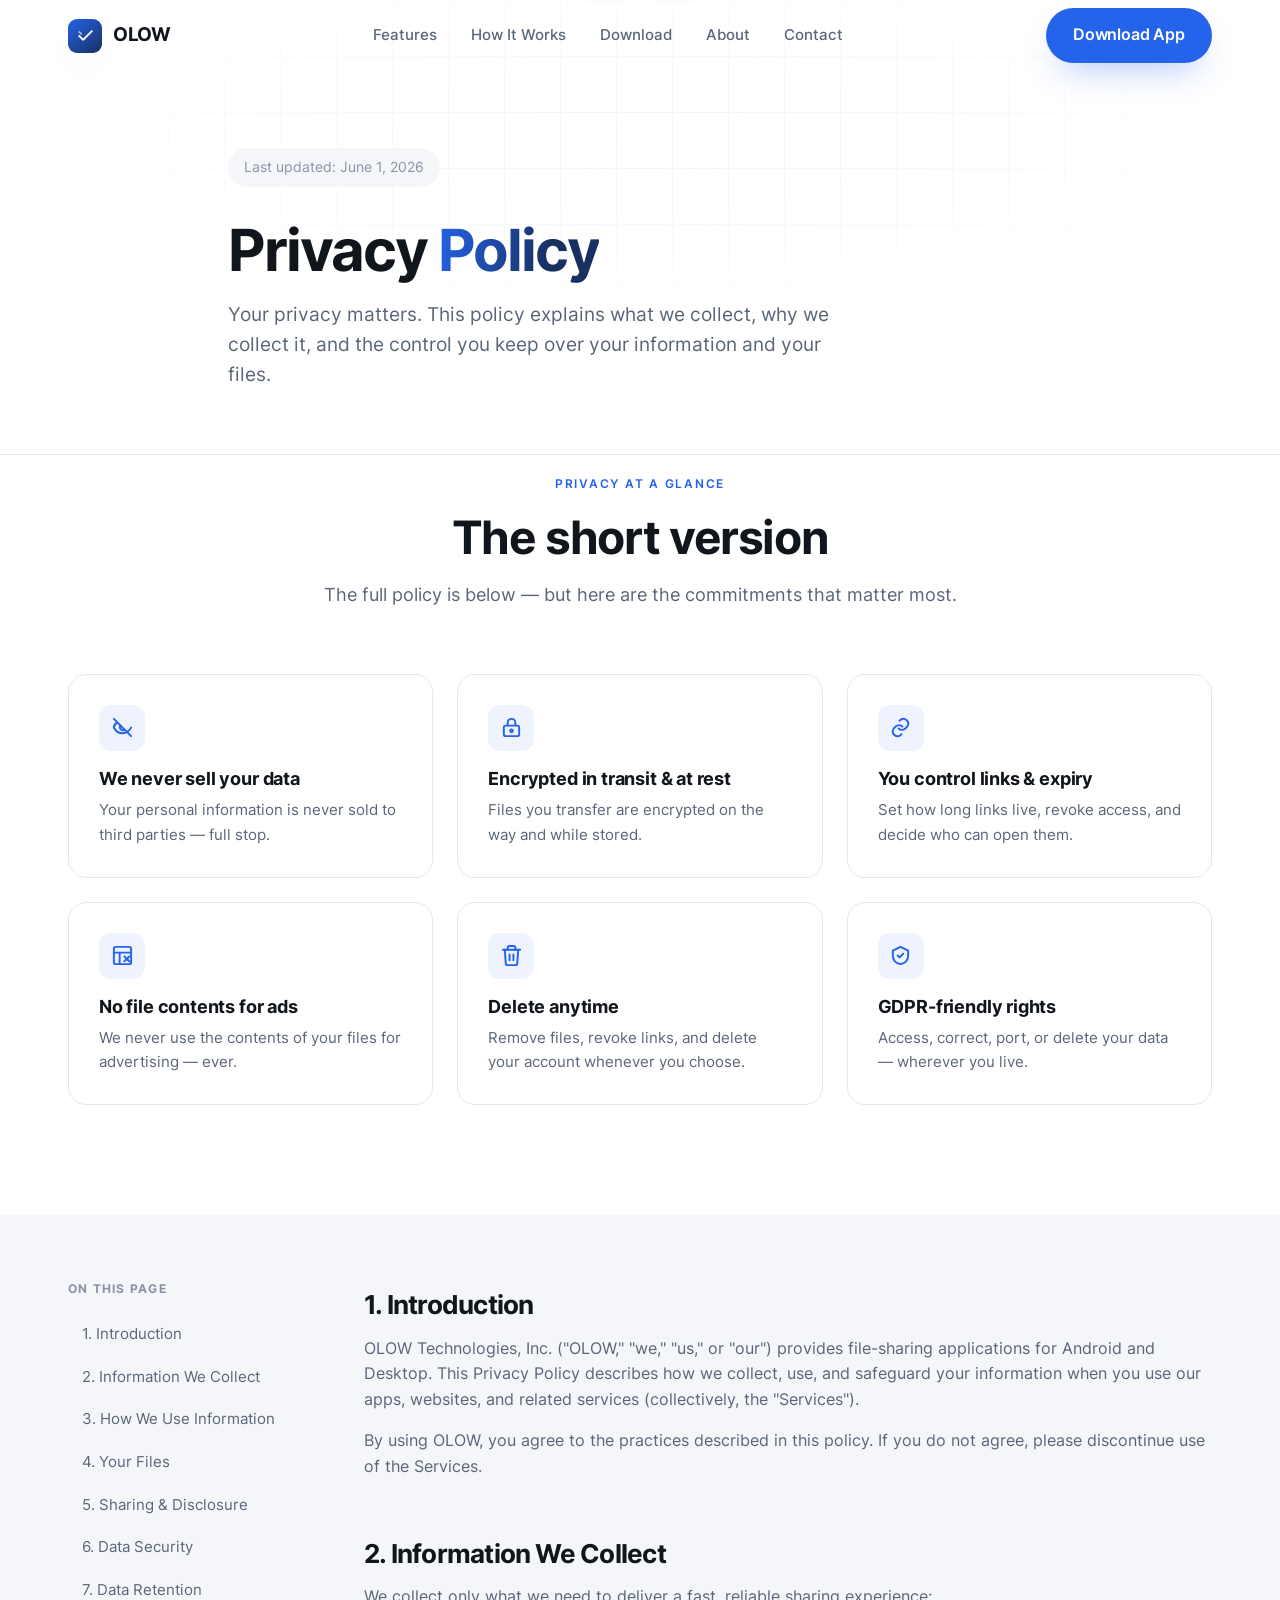
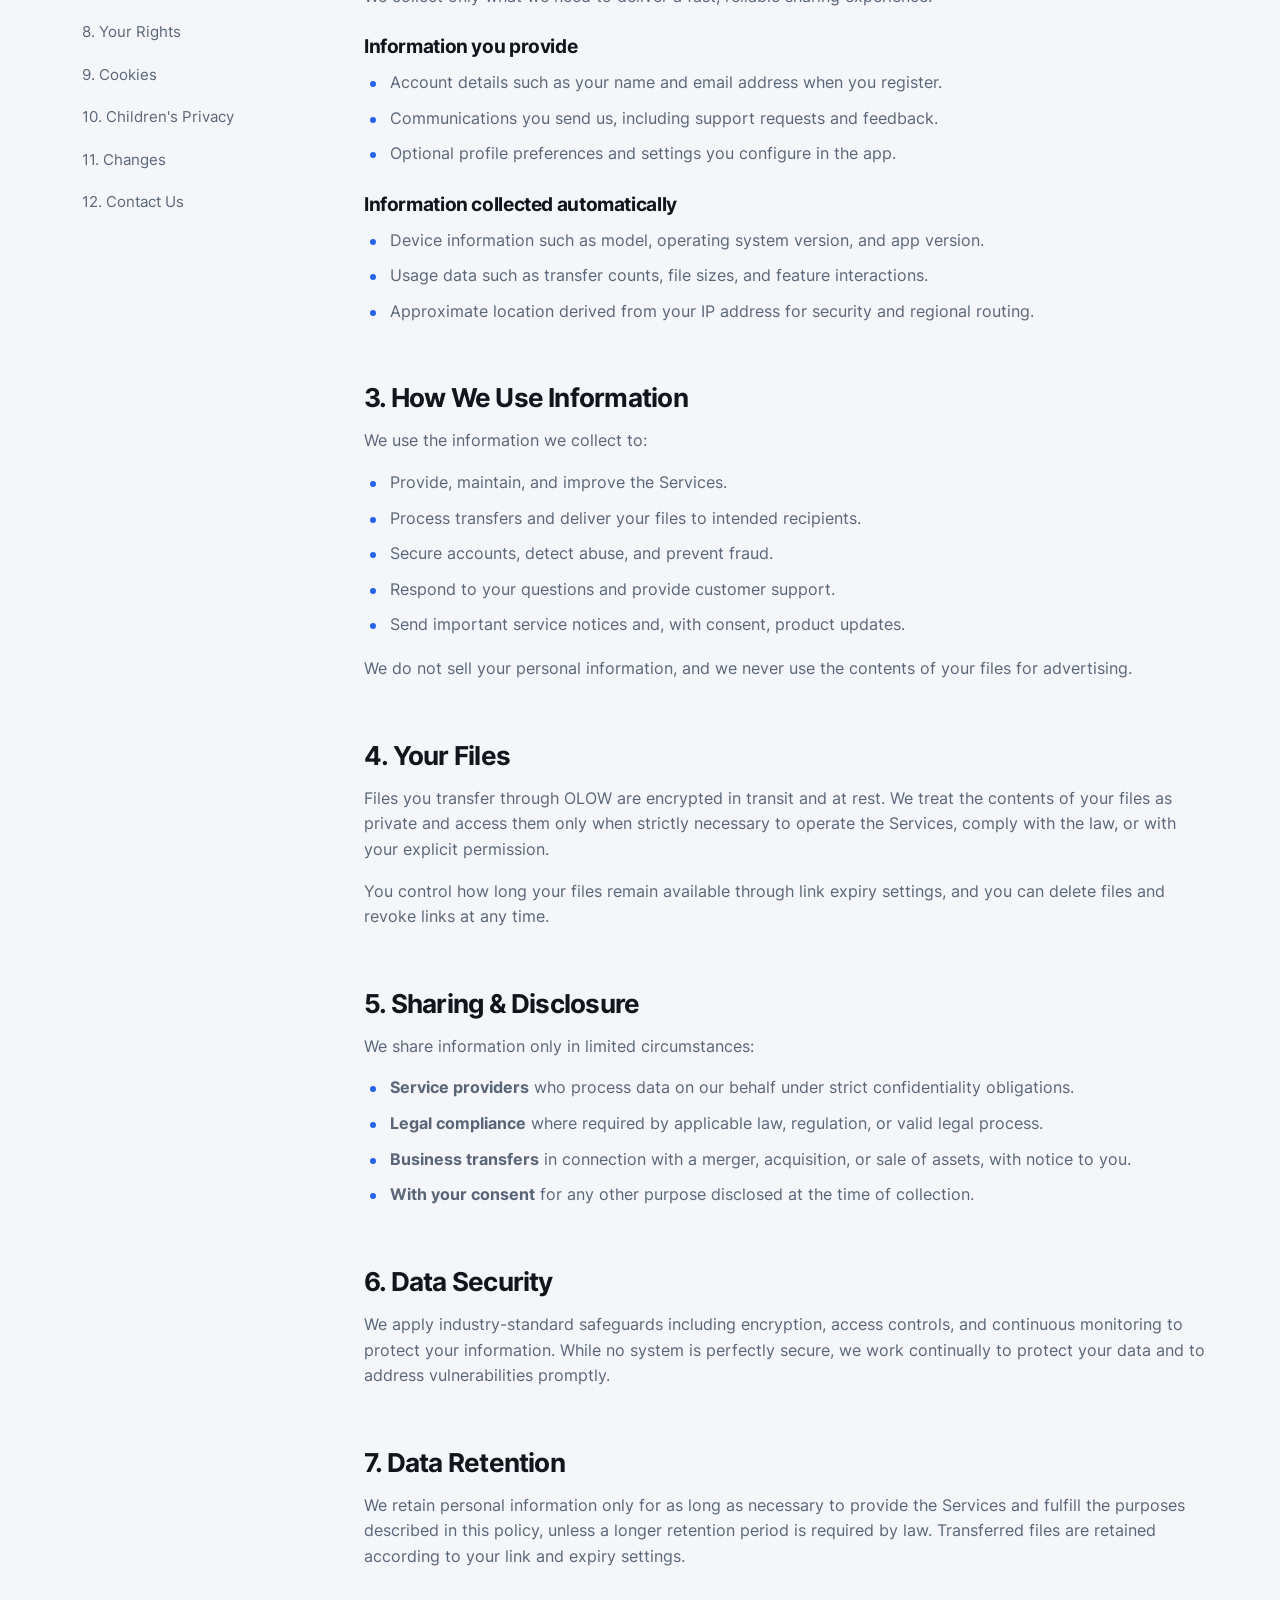
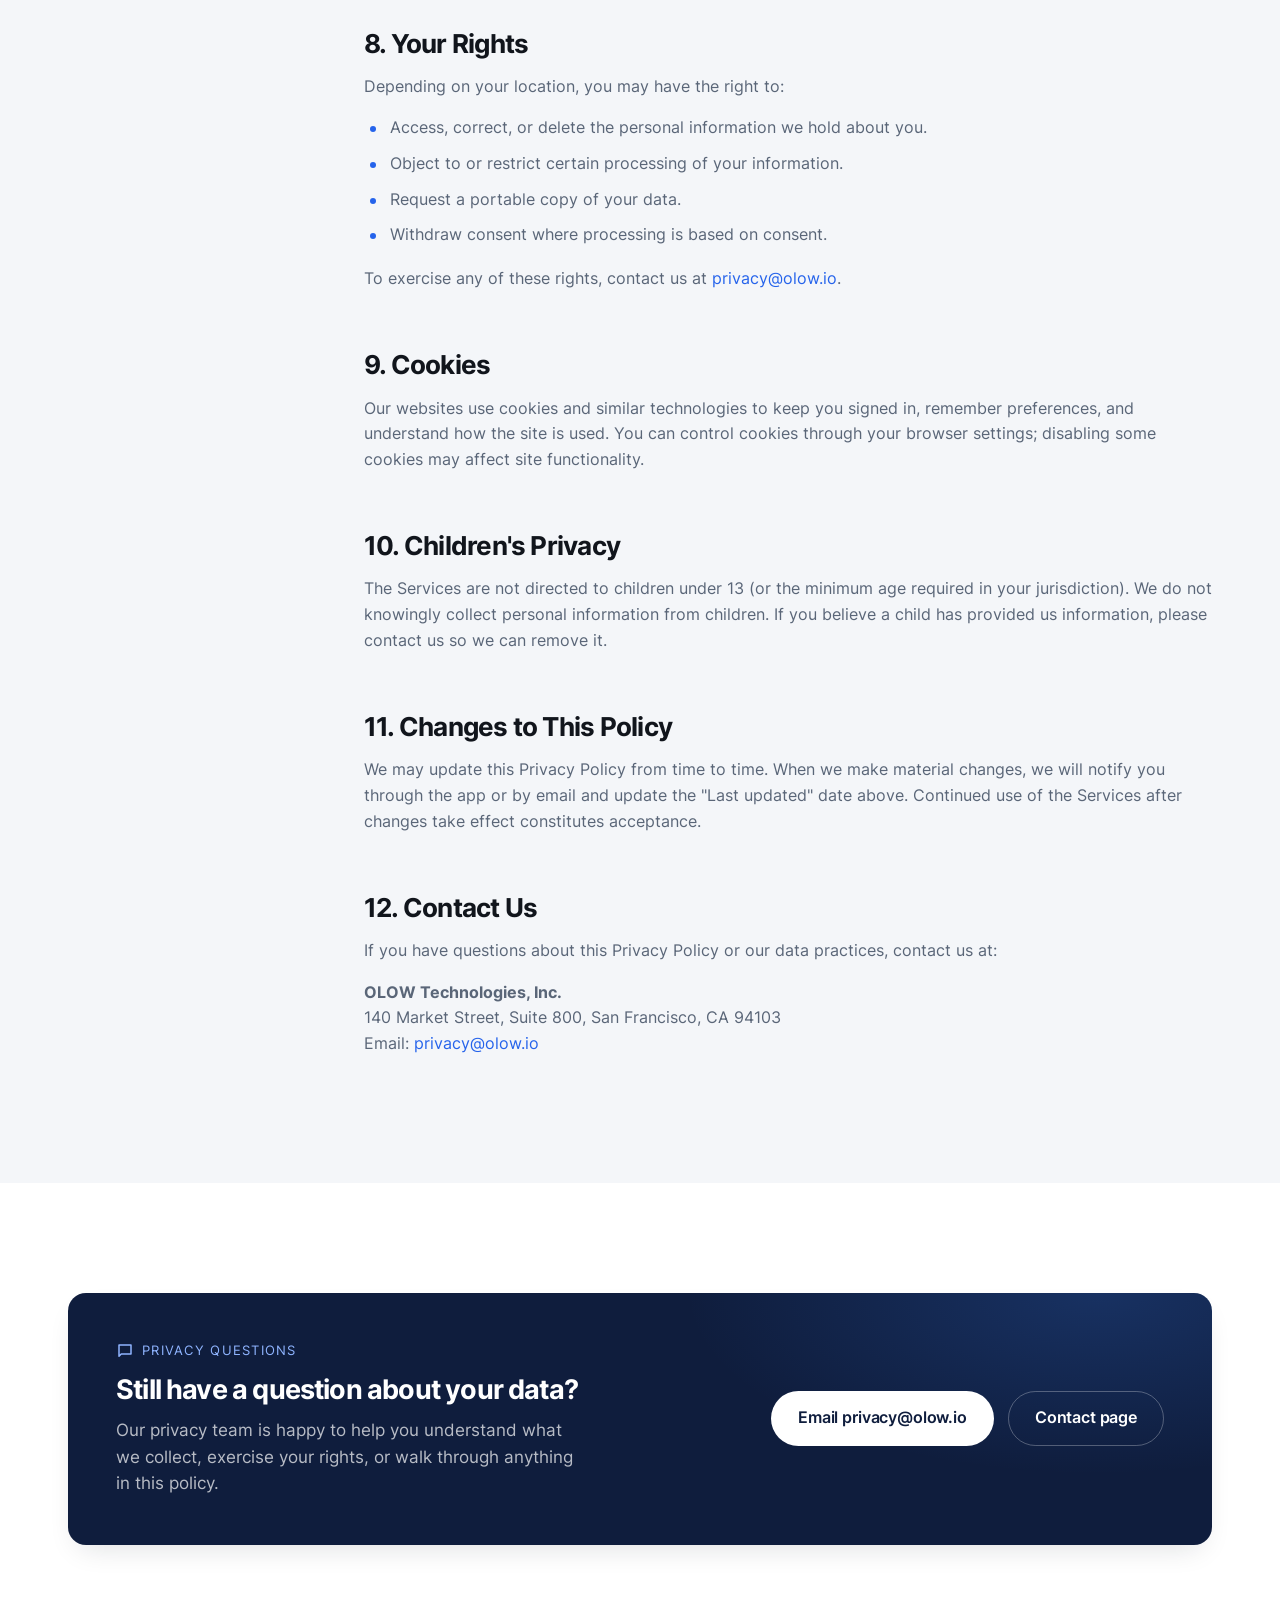
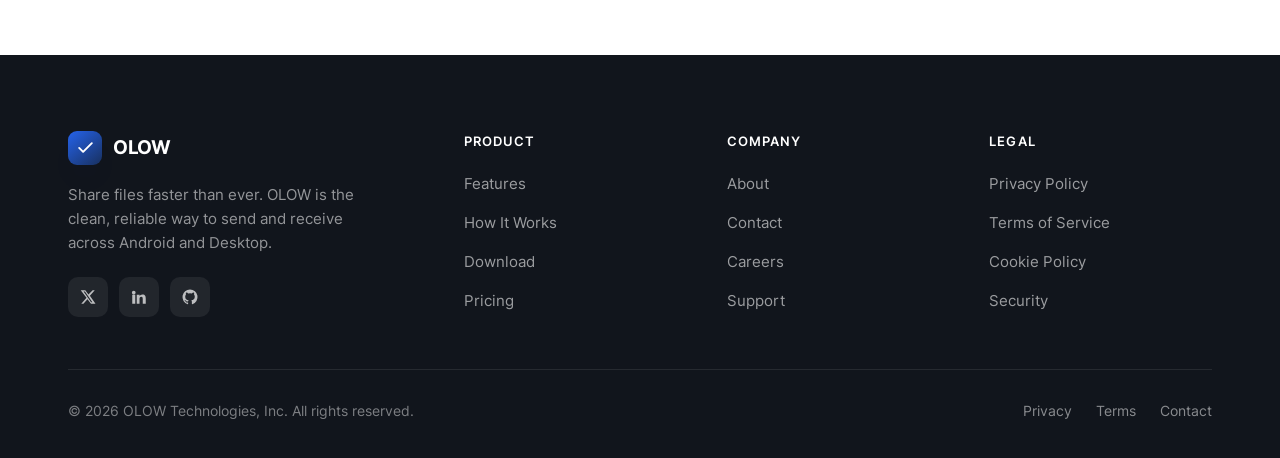
<file: privacy-policy.html>
<!DOCTYPE html>
<html lang="en">
<head>
  <meta charset="UTF-8" />
  <meta name="viewport" content="width=device-width, initial-scale=1.0" />
  <title>Privacy Policy — OLOW</title>
  <meta name="description" content="Read OLOW's Privacy Policy: what we collect, how your files are encrypted, your rights, and the control you keep over your data. We never sell your data." />
  <meta name="theme-color" content="#0f1d3d" />
  <meta property="og:title" content="Privacy Policy — OLOW" />
  <meta property="og:description" content="Read OLOW's Privacy Policy: what we collect, how your files are encrypted, your rights, and the control you keep over your data. We never sell your data." />
  <meta property="og:type" content="website" />
  <meta property="og:image" content="public/images/og-cover.svg" />
  <link rel="icon" type="image/svg+xml" href="public/icons/favicon.svg" />
  <link rel="apple-touch-icon" href="public/icons/favicon.svg" />
  <link rel="manifest" href="assets/site.webmanifest" />
  <link rel="preload" href="assets/fonts/inter-700.woff2" as="font" type="font/woff2" crossorigin />
  <link rel="preload" href="assets/fonts/inter-400.woff2" as="font" type="font/woff2" crossorigin />
  <link rel="stylesheet" href="css/styles.css" />
  <style>
    /* Page-scoped — privacy policy. Uses existing CSS variables only. */
    .pp-hero { padding: calc(var(--nav-h) + 76px) 0 64px; border-bottom: 1px solid var(--line); }
    .pp-hero .container { max-width: 880px; }
    .pp-hero h1 { font-size: clamp(2.4rem, 4.6vw, 3.6rem); margin: 18px 0 18px; }
    .pp-hero .pp-sub { font-size: 1.18rem; color: var(--slate); max-width: 640px; margin: 0; }

    .pp-glance { padding-top: 14px; }
    .pp-glance .value-card { display: flex; flex-direction: column; height: 100%; }
    .pp-glance .value-card p { margin-bottom: 0; color: var(--slate); }

    .pp-contact-card {
      background: var(--navy);
      color: #fff;
      border-radius: var(--r-lg);
      padding: 48px;
      display: grid;
      grid-template-columns: 1fr auto;
      gap: 32px;
      align-items: center;
      box-shadow: var(--sh-md);
      overflow: hidden;
      position: relative;
    }
    .pp-contact-card::before {
      content: "";
      position: absolute;
      inset: 0;
      background: radial-gradient(60% 120% at 90% 0%, rgba(59,130,246,.20) 0%, transparent 60%);
      pointer-events: none;
    }
    .pp-contact-card > * { position: relative; z-index: 1; }
    .pp-contact-card .pp-cc-eyebrow {
      display: inline-flex; align-items: center; gap: 8px;
      font-size: 0.8rem; text-transform: uppercase; letter-spacing: 0.1em;
      color: #8fb4ff; margin-bottom: 14px;
    }
    .pp-contact-card h2 { color: #fff; font-size: 1.7rem; margin-bottom: 12px; }
    .pp-contact-card p { color: rgba(255,255,255,.7); font-size: 1.04rem; margin: 0; max-width: 460px; }
    .pp-contact-card .pp-cc-actions { display: flex; gap: 14px; flex-wrap: wrap; }

    @media (max-width: 760px) {
      .pp-contact-card { grid-template-columns: 1fr; padding: 36px 28px; text-align: left; }
      .pp-contact-card .pp-cc-actions { flex-direction: column; }
      .pp-contact-card .pp-cc-actions .btn { width: 100%; }
    }
  </style>
</head>
<body>
  <header class="nav" id="nav">
    <div class="nav-inner">
      <a href="index.html" class="brand" aria-label="OLOW home"><span class="brand-mark"><svg viewBox="0 0 24 24" fill="none"><path d="M4 12.5L9 17.5L20 6.5" stroke="white" stroke-width="2.4" stroke-linecap="round" stroke-linejoin="round"/><path d="M4 7.5L6.5 10" stroke="white" stroke-width="2.4" stroke-linecap="round" stroke-linejoin="round" opacity="0.55"/></svg></span>OLOW</a>
      <nav class="nav-links" aria-label="Primary">
        <a href="index.html#features">Features</a>
        <a href="index.html#how">How It Works</a>
        <a href="index.html#download">Download</a>
        <a href="index.html">About</a>
        <a href="index.html#contact">Contact</a>
      </nav>
      <div class="nav-cta">
        <a href="index.html#download" class="btn btn-primary btn-desktop">Download App</a>
        <button class="nav-toggle" aria-label="Toggle menu" aria-expanded="false"><span></span></button>
      </div>
    </div>
  </header>
  <div class="mobile-menu">
    <a href="index.html#features">Features</a><a href="index.html#how">How It Works</a><a href="index.html#download">Download</a><a href="index.html">About</a><a href="index.html#contact">Contact</a>
    <a href="index.html#download" class="btn btn-primary btn-block">Download App</a>
  </div>

  <main>
    <!-- ============ PREMIUM HERO ============ -->
    <section class="pp-hero bg-grid-soft">
      <div class="container">
        <div class="reveal">
          <span class="legal-meta">Last updated: June 1, 2026</span>
          <h1>Privacy <span class="text-grad">Policy</span></h1>
          <p class="pp-sub">Your privacy matters. This policy explains what we collect, why we collect it, and the control you keep over your information and your files.</p>
        </div>
      </div>
    </section>

    <!-- ============ PRIVACY AT A GLANCE ============ -->
    <section class="section pp-glance">
      <div class="container">
        <div class="section-head center reveal">
          <span class="eyebrow center">Privacy at a glance</span>
          <h2>The short version</h2>
          <p>The full policy is below — but here are the commitments that matter most.</p>
        </div>
        <div class="grid grid-3">
          <div class="value-card reveal d1">
            <div class="v-ico"><svg viewBox="0 0 24 24" fill="none" stroke="currentColor" stroke-width="2" stroke-linecap="round" stroke-linejoin="round"><path d="M3 3l18 18"/><path d="M21 12c-1 2.5-4.5 6-9 6-1.4 0-2.7-.3-3.9-.8M6.6 6.6C4.6 7.9 3 10 3 12c1 2 4 6 9 6"/><path d="M9.9 9.9a3 3 0 0 0 4.2 4.2"/></svg></div>
            <h4>We never sell your data</h4>
            <p>Your personal information is never sold to third parties — full stop.</p>
          </div>
          <div class="value-card reveal d2">
            <div class="v-ico"><svg viewBox="0 0 24 24" fill="none" stroke="currentColor" stroke-width="2" stroke-linecap="round" stroke-linejoin="round"><rect x="4" y="10" width="16" height="11" rx="2"/><path d="M8 10V7a4 4 0 0 1 8 0v3"/><circle cx="12" cy="15.5" r="1.4"/></svg></div>
            <h4>Encrypted in transit &amp; at rest</h4>
            <p>Files you transfer are encrypted on the way and while stored.</p>
          </div>
          <div class="value-card reveal d3">
            <div class="v-ico"><svg viewBox="0 0 24 24" fill="none" stroke="currentColor" stroke-width="2" stroke-linecap="round" stroke-linejoin="round"><path d="M10 13a5 5 0 0 0 7 0l2-2a5 5 0 0 0-7-7l-1 1"/><path d="M14 11a5 5 0 0 0-7 0l-2 2a5 5 0 0 0 7 7l1-1"/></svg></div>
            <h4>You control links &amp; expiry</h4>
            <p>Set how long links live, revoke access, and decide who can open them.</p>
          </div>
          <div class="value-card reveal d1">
            <div class="v-ico"><svg viewBox="0 0 24 24" fill="none" stroke="currentColor" stroke-width="2" stroke-linecap="round" stroke-linejoin="round"><path d="M3 9h18"/><path d="M9 9v12"/><rect x="3" y="3" width="18" height="18" rx="2"/><path d="M14 13l5 5M19 13l-5 5"/></svg></div>
            <h4>No file contents for ads</h4>
            <p>We never use the contents of your files for advertising — ever.</p>
          </div>
          <div class="value-card reveal d2">
            <div class="v-ico"><svg viewBox="0 0 24 24" fill="none" stroke="currentColor" stroke-width="2" stroke-linecap="round" stroke-linejoin="round"><path d="M3 6h18"/><path d="M8 6V4a2 2 0 0 1 2-2h4a2 2 0 0 1 2 2v2"/><path d="M19 6l-1 14a2 2 0 0 1-2 2H8a2 2 0 0 1-2-2L5 6"/><path d="M10 11v6M14 11v6"/></svg></div>
            <h4>Delete anytime</h4>
            <p>Remove files, revoke links, and delete your account whenever you choose.</p>
          </div>
          <div class="value-card reveal d3">
            <div class="v-ico"><svg viewBox="0 0 24 24" fill="none" stroke="currentColor" stroke-width="2" stroke-linecap="round" stroke-linejoin="round"><path d="M12 3l8 4v5c0 5-3.4 8-8 9-4.6-1-8-4-8-9V7l8-4Z"/><path d="M9 12l2 2 4-4"/></svg></div>
            <h4>GDPR-friendly rights</h4>
            <p>Access, correct, port, or delete your data — wherever you live.</p>
          </div>
        </div>
      </div>
    </section>

    <!-- ============ THE POLICY ============ -->
    <section class="section bg-mist" style="padding-top:64px">
      <div class="container">
        <div class="legal reveal">
          <aside class="legal-toc">
            <h5>On this page</h5>
            <ul>
              <li><a href="#intro">1. Introduction</a></li>
              <li><a href="#collect">2. Information We Collect</a></li>
              <li><a href="#use">3. How We Use Information</a></li>
              <li><a href="#files">4. Your Files</a></li>
              <li><a href="#sharing">5. Sharing &amp; Disclosure</a></li>
              <li><a href="#security">6. Data Security</a></li>
              <li><a href="#retention">7. Data Retention</a></li>
              <li><a href="#rights">8. Your Rights</a></li>
              <li><a href="#cookies">9. Cookies</a></li>
              <li><a href="#children">10. Children's Privacy</a></li>
              <li><a href="#changes">11. Changes</a></li>
              <li><a href="#contact">12. Contact Us</a></li>
            </ul>
          </aside>
          <div class="legal-body">
            <h2 id="intro">1. Introduction</h2>
            <p>OLOW Technologies, Inc. ("OLOW," "we," "us," or "our") provides file-sharing applications for Android and Desktop. This Privacy Policy describes how we collect, use, and safeguard your information when you use our apps, websites, and related services (collectively, the "Services").</p>
            <p>By using OLOW, you agree to the practices described in this policy. If you do not agree, please discontinue use of the Services.</p>

            <h2 id="collect">2. Information We Collect</h2>
            <p>We collect only what we need to deliver a fast, reliable sharing experience:</p>
            <h3>Information you provide</h3>
            <ul>
              <li>Account details such as your name and email address when you register.</li>
              <li>Communications you send us, including support requests and feedback.</li>
              <li>Optional profile preferences and settings you configure in the app.</li>
            </ul>
            <h3>Information collected automatically</h3>
            <ul>
              <li>Device information such as model, operating system version, and app version.</li>
              <li>Usage data such as transfer counts, file sizes, and feature interactions.</li>
              <li>Approximate location derived from your IP address for security and regional routing.</li>
            </ul>

            <h2 id="use">3. How We Use Information</h2>
            <p>We use the information we collect to:</p>
            <ul>
              <li>Provide, maintain, and improve the Services.</li>
              <li>Process transfers and deliver your files to intended recipients.</li>
              <li>Secure accounts, detect abuse, and prevent fraud.</li>
              <li>Respond to your questions and provide customer support.</li>
              <li>Send important service notices and, with consent, product updates.</li>
            </ul>
            <p>We do not sell your personal information, and we never use the contents of your files for advertising.</p>

            <h2 id="files">4. Your Files</h2>
            <p>Files you transfer through OLOW are encrypted in transit and at rest. We treat the contents of your files as private and access them only when strictly necessary to operate the Services, comply with the law, or with your explicit permission.</p>
            <p>You control how long your files remain available through link expiry settings, and you can delete files and revoke links at any time.</p>

            <h2 id="sharing">5. Sharing &amp; Disclosure</h2>
            <p>We share information only in limited circumstances:</p>
            <ul>
              <li><strong>Service providers</strong> who process data on our behalf under strict confidentiality obligations.</li>
              <li><strong>Legal compliance</strong> where required by applicable law, regulation, or valid legal process.</li>
              <li><strong>Business transfers</strong> in connection with a merger, acquisition, or sale of assets, with notice to you.</li>
              <li><strong>With your consent</strong> for any other purpose disclosed at the time of collection.</li>
            </ul>

            <h2 id="security">6. Data Security</h2>
            <p>We apply industry-standard safeguards including encryption, access controls, and continuous monitoring to protect your information. While no system is perfectly secure, we work continually to protect your data and to address vulnerabilities promptly.</p>

            <h2 id="retention">7. Data Retention</h2>
            <p>We retain personal information only for as long as necessary to provide the Services and fulfill the purposes described in this policy, unless a longer retention period is required by law. Transferred files are retained according to your link and expiry settings.</p>

            <h2 id="rights">8. Your Rights</h2>
            <p>Depending on your location, you may have the right to:</p>
            <ul>
              <li>Access, correct, or delete the personal information we hold about you.</li>
              <li>Object to or restrict certain processing of your information.</li>
              <li>Request a portable copy of your data.</li>
              <li>Withdraw consent where processing is based on consent.</li>
            </ul>
            <p>To exercise any of these rights, contact us at <a href="mailto:privacy@olow.io" style="color:var(--blue)">privacy@olow.io</a>.</p>

            <h2 id="cookies">9. Cookies</h2>
            <p>Our websites use cookies and similar technologies to keep you signed in, remember preferences, and understand how the site is used. You can control cookies through your browser settings; disabling some cookies may affect site functionality.</p>

            <h2 id="children">10. Children's Privacy</h2>
            <p>The Services are not directed to children under 13 (or the minimum age required in your jurisdiction). We do not knowingly collect personal information from children. If you believe a child has provided us information, please contact us so we can remove it.</p>

            <h2 id="changes">11. Changes to This Policy</h2>
            <p>We may update this Privacy Policy from time to time. When we make material changes, we will notify you through the app or by email and update the "Last updated" date above. Continued use of the Services after changes take effect constitutes acceptance.</p>

            <h2 id="contact">12. Contact Us</h2>
            <p>If you have questions about this Privacy Policy or our data practices, contact us at:</p>
            <p><strong>OLOW Technologies, Inc.</strong><br>140 Market Street, Suite 800, San Francisco, CA 94103<br>Email: <a href="mailto:privacy@olow.io" style="color:var(--blue)">privacy@olow.io</a></p>
          </div>
        </div>
      </div>
    </section>

    <!-- ============ CLOSING CONTACT CARD ============ -->
    <section class="section">
      <div class="container">
        <div class="pp-contact-card reveal">
          <div>
            <span class="pp-cc-eyebrow">
              <svg viewBox="0 0 24 24" width="18" height="18" fill="none" stroke="currentColor" stroke-width="2" stroke-linecap="round" stroke-linejoin="round"><path d="M4 4h16v12H7l-3 3V4Z"/></svg>
              Privacy questions
            </span>
            <h2>Still have a question about your data?</h2>
            <p>Our privacy team is happy to help you understand what we collect, exercise your rights, or walk through anything in this policy.</p>
          </div>
          <div class="pp-cc-actions">
            <a href="mailto:privacy@olow.io" class="btn btn-light">Email privacy@olow.io</a>
            <a href="index.html#contact" class="btn btn-outline-light">Contact page</a>
          </div>
        </div>
      </div>
    </section>
  </main>

  <footer class="footer">
    <div class="container">
      <div class="footer-grid">
        <div class="footer-about">
          <a href="index.html" class="brand"><span class="brand-mark"><svg viewBox="0 0 24 24" fill="none"><path d="M4 12.5L9 17.5L20 6.5" stroke="white" stroke-width="2.4" stroke-linecap="round" stroke-linejoin="round"/></svg></span>OLOW</a>
          <p>Share files faster than ever. OLOW is the clean, reliable way to send and receive across Android and Desktop.</p>
          <div class="footer-social">
            <a href="#" aria-label="X / Twitter"><svg viewBox="0 0 24 24" fill="currentColor"><path d="M18.2 3H21l-6.5 7.4L22 21h-6l-4.7-6.1L5.9 21H3l7-8L2.3 3h6.1l4.2 5.6L18.2 3Zm-2.1 16h1.7L7.9 4.8H6.1L16.1 19Z"/></svg></a>
            <a href="#" aria-label="LinkedIn"><svg viewBox="0 0 24 24" fill="currentColor"><path d="M4.98 3.5a2.5 2.5 0 1 1 0 5 2.5 2.5 0 0 1 0-5ZM3 9h4v12H3V9Zm6 0h3.8v1.7h.05c.53-1 1.83-2.05 3.76-2.05C20.4 8.65 21 11 21 14.1V21h-4v-6.1c0-1.45-.03-3.3-2-3.3-2 0-2.3 1.57-2.3 3.2V21H9V9Z"/></svg></a>
            <a href="#" aria-label="GitHub"><svg viewBox="0 0 24 24" fill="currentColor"><path d="M12 2a10 10 0 0 0-3.16 19.5c.5.1.68-.22.68-.48v-1.7c-2.78.6-3.37-1.34-3.37-1.34-.45-1.16-1.1-1.47-1.1-1.47-.9-.62.07-.6.07-.6 1 .07 1.53 1.03 1.53 1.03.9 1.52 2.34 1.08 2.9.83.1-.65.35-1.09.63-1.34-2.22-.25-4.55-1.11-4.55-4.94 0-1.09.39-1.98 1.03-2.68-.1-.26-.45-1.27.1-2.65 0 0 .84-.27 2.75 1.02a9.5 9.5 0 0 1 5 0c1.9-1.29 2.75-1.02 2.75-1.02.55 1.38.2 2.39.1 2.65.64.7 1.03 1.59 1.03 2.68 0 3.84-2.34 4.69-4.57 4.94.36.31.68.92.68 1.85v2.74c0 .27.18.59.69.48A10 10 0 0 0 12 2Z"/></svg></a>
          </div>
        </div>
        <div class="footer-col"><h5>Product</h5><ul><li><a href="index.html#features">Features</a></li><li><a href="index.html#how">How It Works</a></li><li><a href="index.html#download">Download</a></li><li><a href="index.html#download">Pricing</a></li></ul></div>
        <div class="footer-col"><h5>Company</h5><ul><li><a href="index.html">About</a></li><li><a href="index.html#contact">Contact</a></li><li><a href="index.html">Careers</a></li><li><a href="index.html#contact">Support</a></li></ul></div>
        <div class="footer-col"><h5>Legal</h5><ul><li><a href="privacy-policy.html">Privacy Policy</a></li><li><a href="terms-of-service.html">Terms of Service</a></li><li><a href="privacy-policy.html">Cookie Policy</a></li><li><a href="privacy-policy.html">Security</a></li></ul></div>
      </div>
      <div class="footer-bottom">
        <small>© <span data-year>2026</span> OLOW Technologies, Inc. All rights reserved.</small>
        <div class="fb-links"><a href="privacy-policy.html">Privacy</a><a href="terms-of-service.html">Terms</a><a href="index.html#contact">Contact</a></div>
      </div>
    </div>
  </footer>
  <script src="js/main.js"></script>
</body>
</html>
</file>
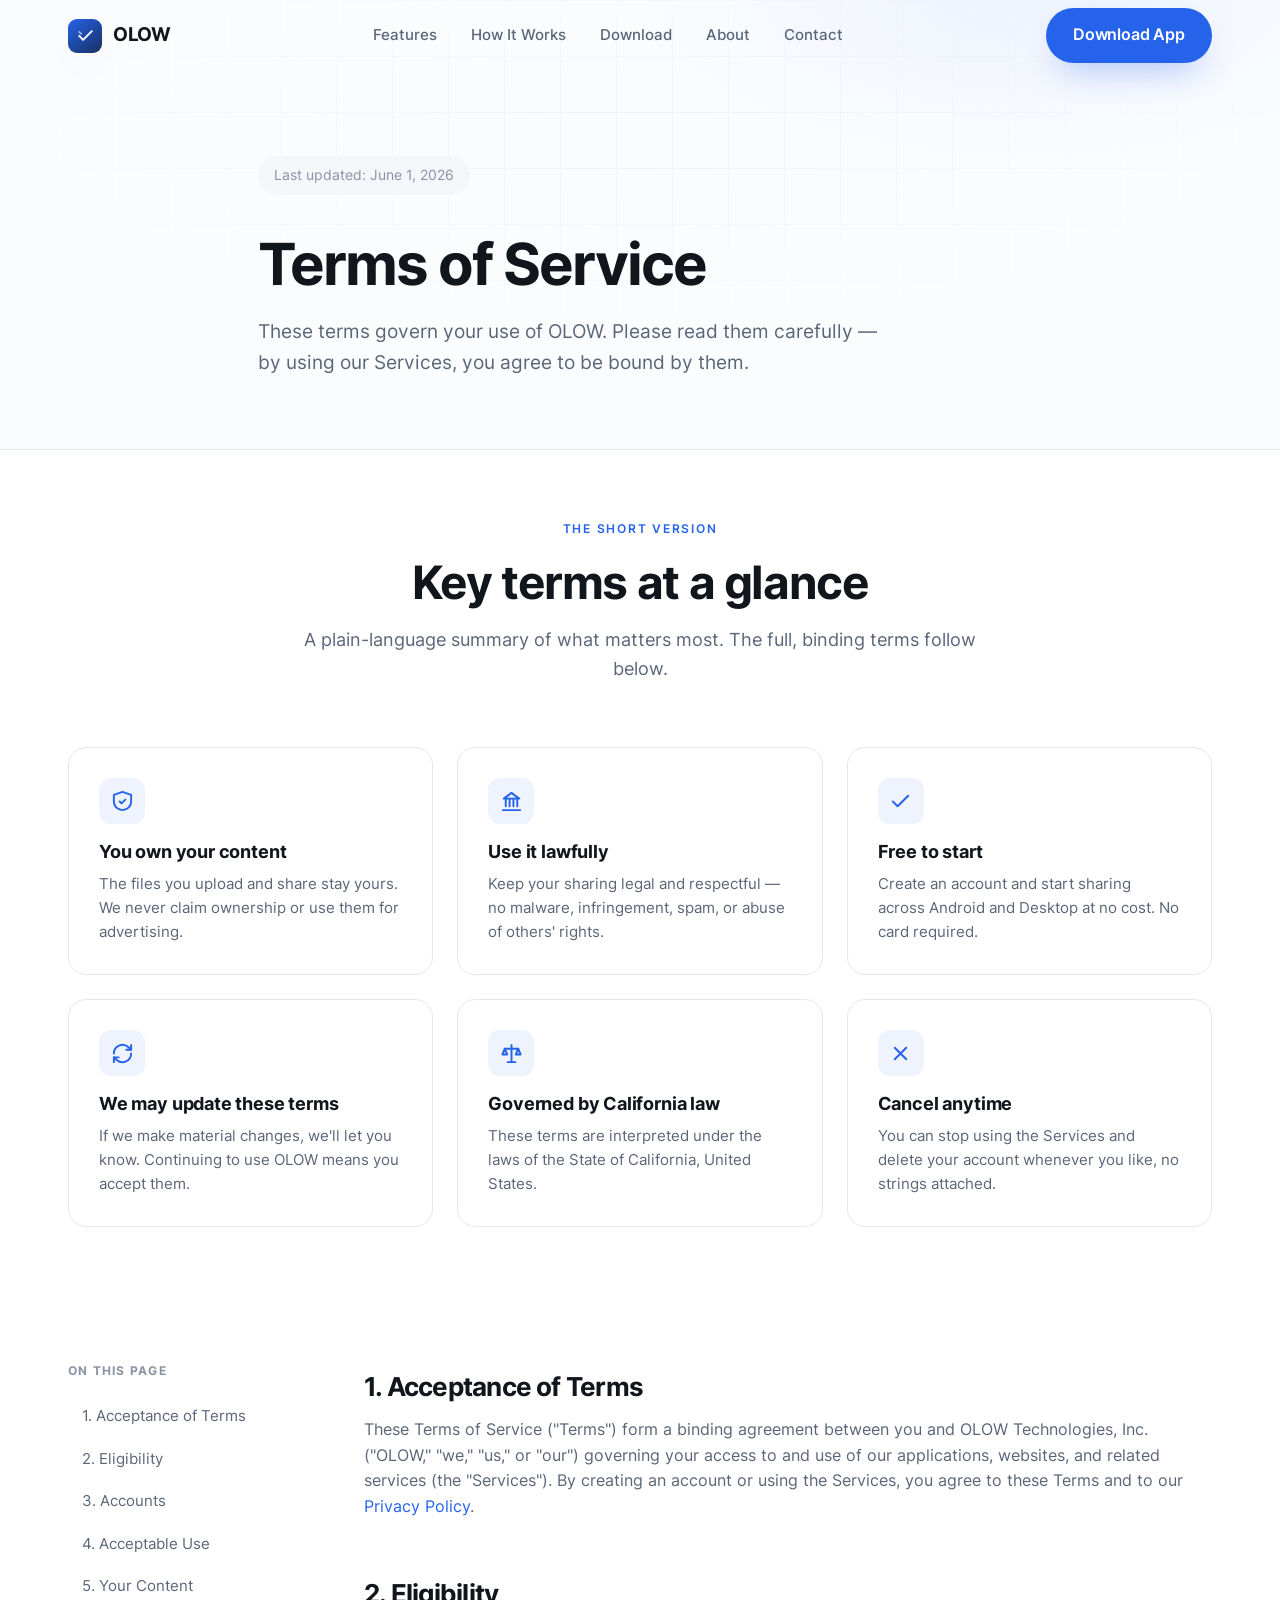
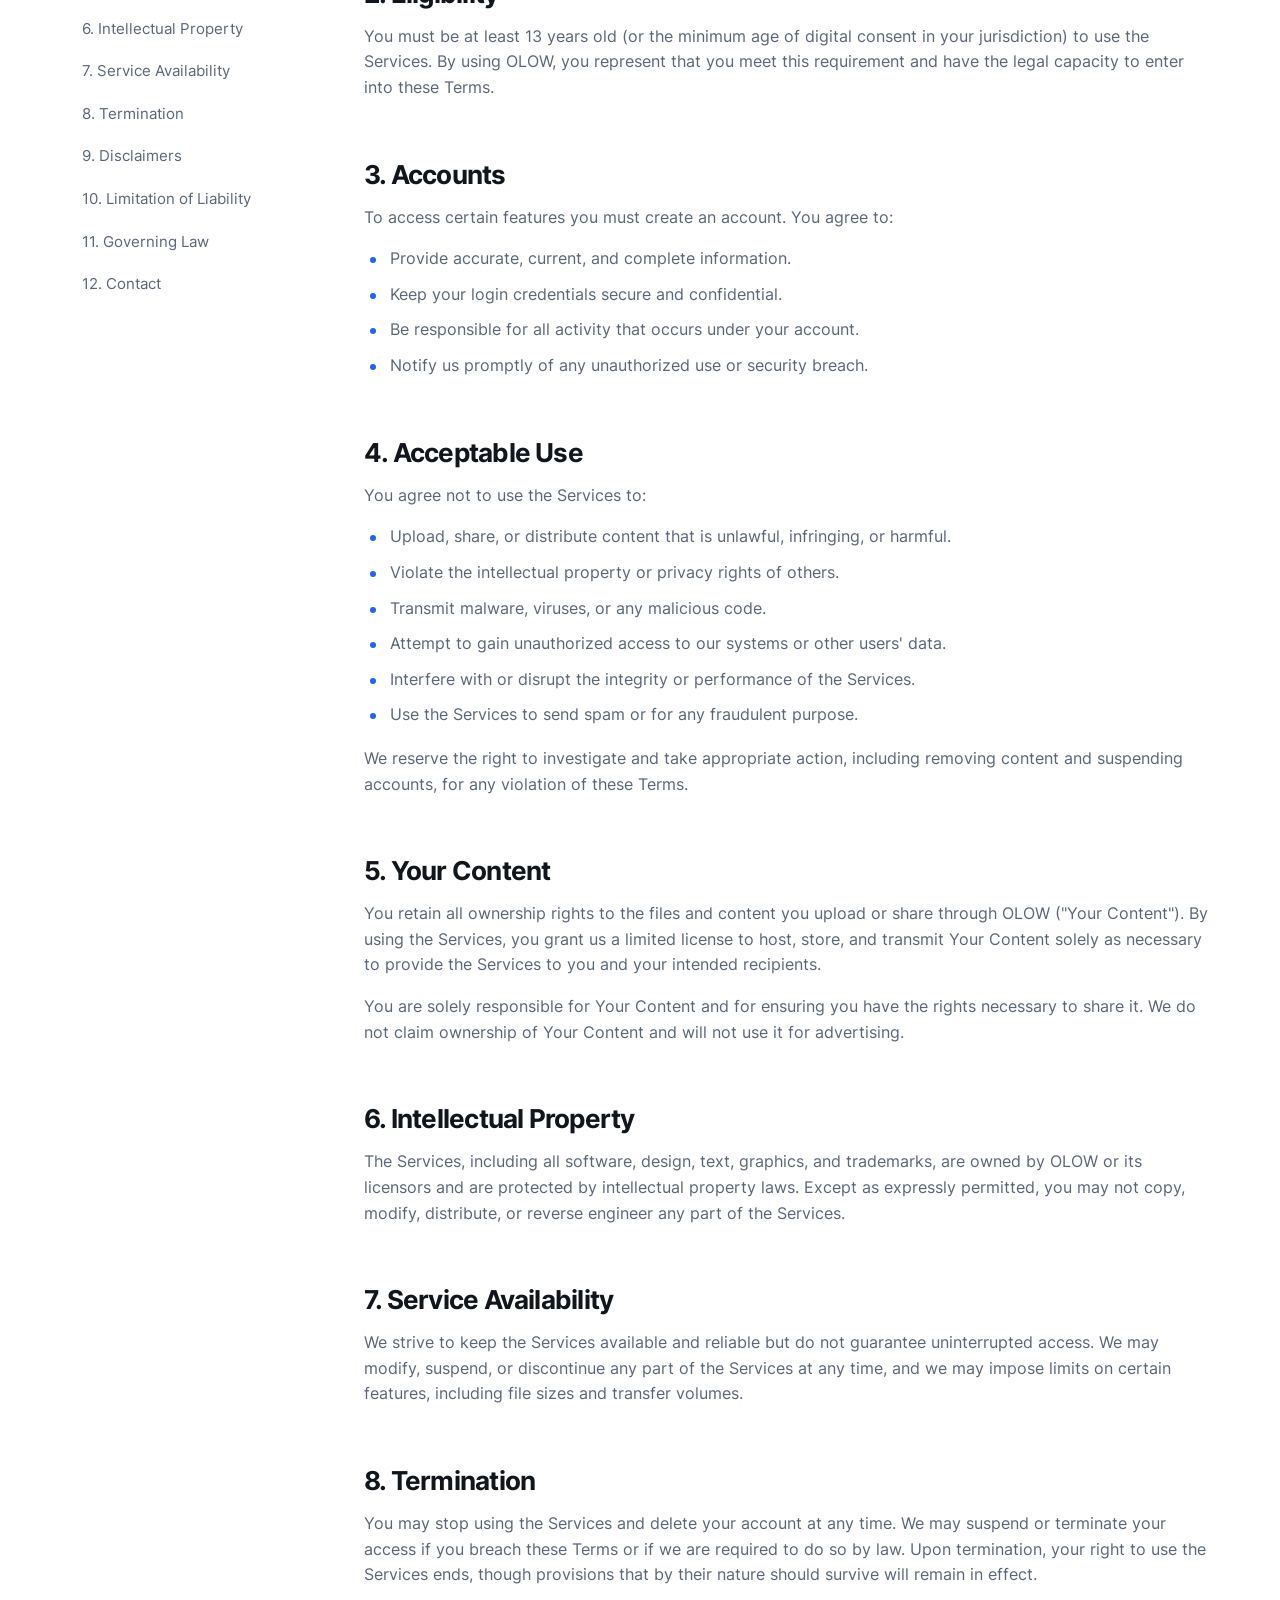
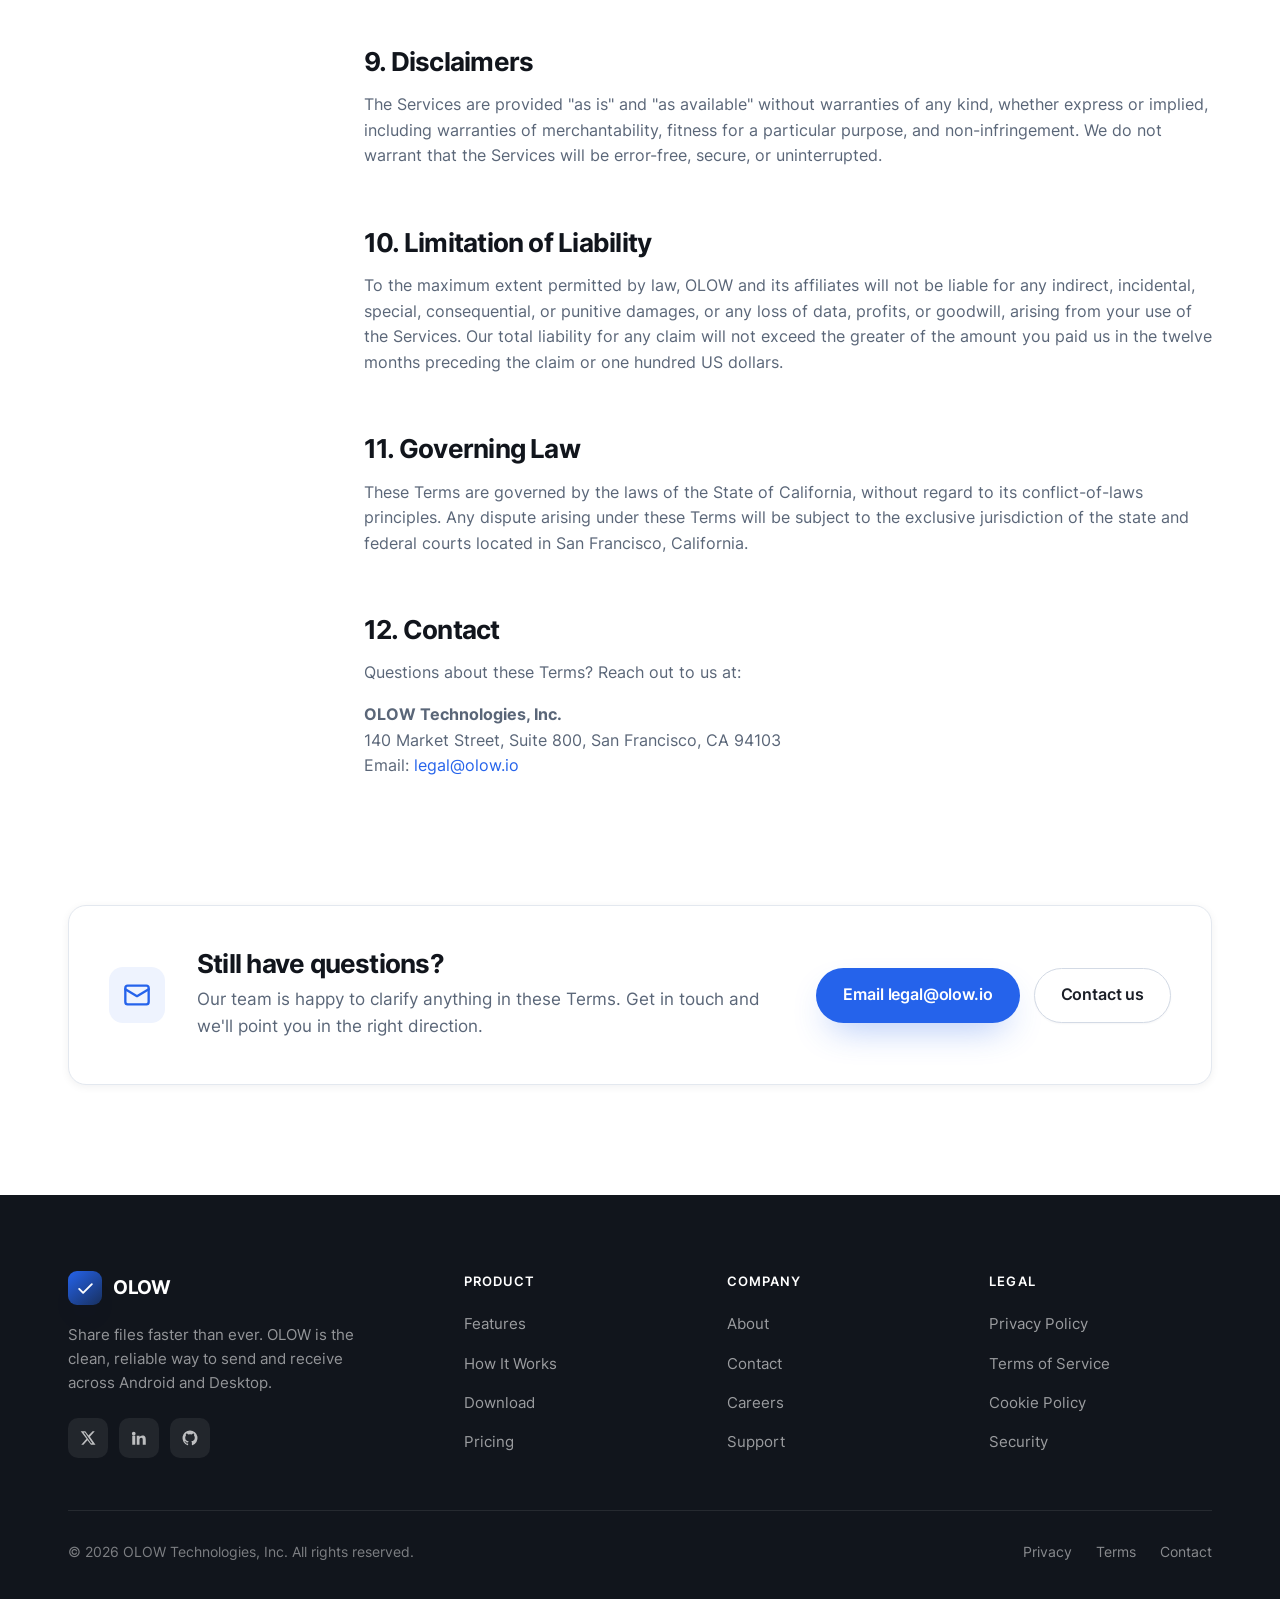
<file: terms-of-service.html>
<!DOCTYPE html>
<html lang="en">
<head>
  <meta charset="UTF-8" />
  <meta name="viewport" content="width=device-width, initial-scale=1.0" />
  <title>Terms of Service — OLOW</title>
  <meta name="description" content="The terms and conditions that govern your use of OLOW's file-sharing apps for Android and Desktop — your content, acceptable use, and your rights at a glance." />
  <meta name="theme-color" content="#0f1d3d" />
  <meta property="og:title" content="Terms of Service — OLOW" />
  <meta property="og:description" content="The terms and conditions that govern your use of OLOW's file-sharing apps for Android and Desktop — your content, acceptable use, and your rights at a glance." />
  <meta property="og:type" content="website" />
  <meta property="og:image" content="public/images/og-cover.svg" />
  <link rel="icon" type="image/svg+xml" href="public/icons/favicon.svg" />
  <link rel="apple-touch-icon" href="public/icons/favicon.svg" />
  <link rel="manifest" href="assets/site.webmanifest" />
  <link rel="preload" href="assets/fonts/inter-700.woff2" as="font" type="font/woff2" crossorigin />
  <link rel="preload" href="assets/fonts/inter-400.woff2" as="font" type="font/woff2" crossorigin />
  <link rel="stylesheet" href="css/styles.css" />
  <style>
    /* Page-scoped styles — existing CSS variables only */
    .tos-hero { padding-top: calc(var(--nav-h) + 84px); padding-bottom: 72px; }
    .tos-hero .legal-meta { margin-bottom: 18px; }
    .tos-hero h1 { max-width: 16ch; }
    .tos-glance { padding-top: 64px; }
    .tos-glance .value-card { transition: transform .25s ease, box-shadow .25s ease, border-color .25s ease; }
    .tos-glance .value-card:hover { transform: translateY(-4px); box-shadow: var(--sh-md); border-color: var(--line-strong); }
    .tos-glance .value-card p { color: var(--slate); margin-bottom: 0; }
    .tos-contact-card {
      background: #fff;
      border: 1px solid var(--line);
      border-radius: var(--r-lg);
      padding: 44px 40px;
      display: flex;
      align-items: center;
      justify-content: space-between;
      gap: 32px;
      flex-wrap: wrap;
      box-shadow: var(--sh-sm);
    }
    .tos-contact-card .tcc-ico {
      width: 56px; height: 56px; border-radius: 14px;
      background: var(--blue-tint); color: var(--blue);
      display: grid; place-items: center; flex-shrink: 0;
    }
    .tos-contact-card .tcc-ico svg { width: 28px; height: 28px; }
    .tcc-text { flex: 1 1 280px; }
    .tcc-text h2 { font-size: 1.6rem; margin-bottom: 8px; }
    .tcc-text p { margin-bottom: 0; }
    .tcc-actions { display: flex; gap: 14px; flex-wrap: wrap; }
    @media (max-width: 640px) {
      .tos-contact-card { padding: 32px 26px; }
      .tcc-actions { width: 100%; }
      .tcc-actions .btn { width: 100%; }
    }
  </style>
</head>
<body>
  <header class="nav" id="nav">
    <div class="nav-inner">
      <a href="index.html" class="brand" aria-label="OLOW home"><span class="brand-mark"><svg viewBox="0 0 24 24" fill="none"><path d="M4 12.5L9 17.5L20 6.5" stroke="white" stroke-width="2.4" stroke-linecap="round" stroke-linejoin="round"/><path d="M4 7.5L6.5 10" stroke="white" stroke-width="2.4" stroke-linecap="round" stroke-linejoin="round" opacity="0.55"/></svg></span>OLOW</a>
      <nav class="nav-links" aria-label="Primary">
        <a href="index.html#features">Features</a>
        <a href="index.html#how">How It Works</a>
        <a href="index.html#download">Download</a>
        <a href="index.html">About</a>
        <a href="index.html#contact">Contact</a>
      </nav>
      <div class="nav-cta">
        <a href="index.html#download" class="btn btn-primary btn-desktop">Download App</a>
        <button class="nav-toggle" aria-label="Toggle menu" aria-expanded="false"><span></span></button>
      </div>
    </div>
  </header>
  <div class="mobile-menu">
    <a href="index.html#features">Features</a><a href="index.html#how">How It Works</a><a href="index.html#download">Download</a><a href="index.html">About</a><a href="index.html#contact">Contact</a>
    <a href="index.html#download" class="btn btn-primary btn-block">Download App</a>
  </div>

  <main>
    <!-- PREMIUM HERO -->
    <section class="page-hero bg-grid-soft tos-hero">
      <div class="container reveal">
        <span class="legal-meta">Last updated: June 1, 2026</span>
        <h1>Terms of Service</h1>
        <p>These terms govern your use of OLOW. Please read them carefully — by using our Services, you agree to be bound by them.</p>
      </div>
    </section>

    <!-- KEY TERMS AT A GLANCE -->
    <section class="section tos-glance">
      <div class="container">
        <div class="section-head center reveal">
          <span class="eyebrow center">The short version</span>
          <h2>Key terms at a glance</h2>
          <p>A plain-language summary of what matters most. The full, binding terms follow below.</p>
        </div>
        <div class="grid grid-3">
          <div class="value-card reveal">
            <div class="v-ico">
              <svg viewBox="0 0 24 24" fill="none" stroke="currentColor" stroke-width="2" stroke-linecap="round" stroke-linejoin="round"><path d="M9 12l2 2 4-4"/><path d="M21 12c0 4.97-3.5 8-9 9-5.5-1-9-4.03-9-9V5l9-3 9 3v7z"/></svg>
            </div>
            <h4>You own your content</h4>
            <p>The files you upload and share stay yours. We never claim ownership or use them for advertising.</p>
          </div>
          <div class="value-card reveal d1">
            <div class="v-ico">
              <svg viewBox="0 0 24 24" fill="none" stroke="currentColor" stroke-width="2" stroke-linecap="round" stroke-linejoin="round"><path d="M3 21h18"/><path d="M12 3l8 6H4l8-6z"/><path d="M6 9v8"/><path d="M18 9v8"/><path d="M10 9v8"/><path d="M14 9v8"/></svg>
            </div>
            <h4>Use it lawfully</h4>
            <p>Keep your sharing legal and respectful — no malware, infringement, spam, or abuse of others' rights.</p>
          </div>
          <div class="value-card reveal d2">
            <div class="v-ico">
              <svg viewBox="0 0 24 24" fill="none" stroke="currentColor" stroke-width="2" stroke-linecap="round" stroke-linejoin="round"><path d="M20 6L9 17l-5-5"/></svg>
            </div>
            <h4>Free to start</h4>
            <p>Create an account and start sharing across Android and Desktop at no cost. No card required.</p>
          </div>
          <div class="value-card reveal">
            <div class="v-ico">
              <svg viewBox="0 0 24 24" fill="none" stroke="currentColor" stroke-width="2" stroke-linecap="round" stroke-linejoin="round"><path d="M3 12a9 9 0 0 1 15-6.7L21 8"/><path d="M21 3v5h-5"/><path d="M21 12a9 9 0 0 1-15 6.7L3 16"/><path d="M3 21v-5h5"/></svg>
            </div>
            <h4>We may update these terms</h4>
            <p>If we make material changes, we'll let you know. Continuing to use OLOW means you accept them.</p>
          </div>
          <div class="value-card reveal d1">
            <div class="v-ico">
              <svg viewBox="0 0 24 24" fill="none" stroke="currentColor" stroke-width="2" stroke-linecap="round" stroke-linejoin="round"><path d="M12 3v18"/><path d="M5 7h14"/><path d="M5 7l-2.5 6h5L5 7z"/><path d="M19 7l-2.5 6h5L19 7z"/><path d="M8 21h8"/></svg>
            </div>
            <h4>Governed by California law</h4>
            <p>These terms are interpreted under the laws of the State of California, United States.</p>
          </div>
          <div class="value-card reveal d2">
            <div class="v-ico">
              <svg viewBox="0 0 24 24" fill="none" stroke="currentColor" stroke-width="2" stroke-linecap="round" stroke-linejoin="round"><path d="M18 6L6 18"/><path d="M6 6l12 12"/></svg>
            </div>
            <h4>Cancel anytime</h4>
            <p>You can stop using the Services and delete your account whenever you like, no strings attached.</p>
          </div>
        </div>
      </div>
    </section>

    <!-- THE TERMS -->
    <section class="section" style="padding-top:24px">
      <div class="container">
        <div class="legal reveal">
          <aside class="legal-toc">
            <h5>On this page</h5>
            <ul>
              <li><a href="#acceptance">1. Acceptance of Terms</a></li>
              <li><a href="#eligibility">2. Eligibility</a></li>
              <li><a href="#accounts">3. Accounts</a></li>
              <li><a href="#use">4. Acceptable Use</a></li>
              <li><a href="#content">5. Your Content</a></li>
              <li><a href="#ip">6. Intellectual Property</a></li>
              <li><a href="#availability">7. Service Availability</a></li>
              <li><a href="#termination">8. Termination</a></li>
              <li><a href="#disclaimers">9. Disclaimers</a></li>
              <li><a href="#liability">10. Limitation of Liability</a></li>
              <li><a href="#law">11. Governing Law</a></li>
              <li><a href="#contact">12. Contact</a></li>
            </ul>
          </aside>
          <div class="legal-body">
            <h2 id="acceptance">1. Acceptance of Terms</h2>
            <p>These Terms of Service ("Terms") form a binding agreement between you and OLOW Technologies, Inc. ("OLOW," "we," "us," or "our") governing your access to and use of our applications, websites, and related services (the "Services"). By creating an account or using the Services, you agree to these Terms and to our <a href="privacy-policy.html" style="color:var(--blue)">Privacy Policy</a>.</p>

            <h2 id="eligibility">2. Eligibility</h2>
            <p>You must be at least 13 years old (or the minimum age of digital consent in your jurisdiction) to use the Services. By using OLOW, you represent that you meet this requirement and have the legal capacity to enter into these Terms.</p>

            <h2 id="accounts">3. Accounts</h2>
            <p>To access certain features you must create an account. You agree to:</p>
            <ul>
              <li>Provide accurate, current, and complete information.</li>
              <li>Keep your login credentials secure and confidential.</li>
              <li>Be responsible for all activity that occurs under your account.</li>
              <li>Notify us promptly of any unauthorized use or security breach.</li>
            </ul>

            <h2 id="use">4. Acceptable Use</h2>
            <p>You agree not to use the Services to:</p>
            <ul>
              <li>Upload, share, or distribute content that is unlawful, infringing, or harmful.</li>
              <li>Violate the intellectual property or privacy rights of others.</li>
              <li>Transmit malware, viruses, or any malicious code.</li>
              <li>Attempt to gain unauthorized access to our systems or other users' data.</li>
              <li>Interfere with or disrupt the integrity or performance of the Services.</li>
              <li>Use the Services to send spam or for any fraudulent purpose.</li>
            </ul>
            <p>We reserve the right to investigate and take appropriate action, including removing content and suspending accounts, for any violation of these Terms.</p>

            <h2 id="content">5. Your Content</h2>
            <p>You retain all ownership rights to the files and content you upload or share through OLOW ("Your Content"). By using the Services, you grant us a limited license to host, store, and transmit Your Content solely as necessary to provide the Services to you and your intended recipients.</p>
            <p>You are solely responsible for Your Content and for ensuring you have the rights necessary to share it. We do not claim ownership of Your Content and will not use it for advertising.</p>

            <h2 id="ip">6. Intellectual Property</h2>
            <p>The Services, including all software, design, text, graphics, and trademarks, are owned by OLOW or its licensors and are protected by intellectual property laws. Except as expressly permitted, you may not copy, modify, distribute, or reverse engineer any part of the Services.</p>

            <h2 id="availability">7. Service Availability</h2>
            <p>We strive to keep the Services available and reliable but do not guarantee uninterrupted access. We may modify, suspend, or discontinue any part of the Services at any time, and we may impose limits on certain features, including file sizes and transfer volumes.</p>

            <h2 id="termination">8. Termination</h2>
            <p>You may stop using the Services and delete your account at any time. We may suspend or terminate your access if you breach these Terms or if we are required to do so by law. Upon termination, your right to use the Services ends, though provisions that by their nature should survive will remain in effect.</p>

            <h2 id="disclaimers">9. Disclaimers</h2>
            <p>The Services are provided "as is" and "as available" without warranties of any kind, whether express or implied, including warranties of merchantability, fitness for a particular purpose, and non-infringement. We do not warrant that the Services will be error-free, secure, or uninterrupted.</p>

            <h2 id="liability">10. Limitation of Liability</h2>
            <p>To the maximum extent permitted by law, OLOW and its affiliates will not be liable for any indirect, incidental, special, consequential, or punitive damages, or any loss of data, profits, or goodwill, arising from your use of the Services. Our total liability for any claim will not exceed the greater of the amount you paid us in the twelve months preceding the claim or one hundred US dollars.</p>

            <h2 id="law">11. Governing Law</h2>
            <p>These Terms are governed by the laws of the State of California, without regard to its conflict-of-laws principles. Any dispute arising under these Terms will be subject to the exclusive jurisdiction of the state and federal courts located in San Francisco, California.</p>

            <h2 id="contact">12. Contact</h2>
            <p>Questions about these Terms? Reach out to us at:</p>
            <p><strong>OLOW Technologies, Inc.</strong><br>140 Market Street, Suite 800, San Francisco, CA 94103<br>Email: <a href="mailto:legal@olow.io" style="color:var(--blue)">legal@olow.io</a></p>
          </div>
        </div>
      </div>
    </section>

    <!-- CLOSING CONTACT CARD -->
    <section class="section" style="padding-top:0">
      <div class="container">
        <div class="tos-contact-card reveal">
          <div class="tcc-ico">
            <svg viewBox="0 0 24 24" fill="none" stroke="currentColor" stroke-width="2" stroke-linecap="round" stroke-linejoin="round"><path d="M4 4h16a2 2 0 0 1 2 2v12a2 2 0 0 1-2 2H4a2 2 0 0 1-2-2V6a2 2 0 0 1 2-2z"/><path d="M22 7l-10 6L2 7"/></svg>
          </div>
          <div class="tcc-text">
            <h2>Still have questions?</h2>
            <p>Our team is happy to clarify anything in these Terms. Get in touch and we'll point you in the right direction.</p>
          </div>
          <div class="tcc-actions">
            <a href="mailto:legal@olow.io" class="btn btn-primary">Email legal@olow.io</a>
            <a href="index.html#contact" class="btn btn-ghost">Contact us</a>
          </div>
        </div>
      </div>
    </section>
  </main>

  <footer class="footer">
    <div class="container">
      <div class="footer-grid">
        <div class="footer-about">
          <a href="index.html" class="brand"><span class="brand-mark"><svg viewBox="0 0 24 24" fill="none"><path d="M4 12.5L9 17.5L20 6.5" stroke="white" stroke-width="2.4" stroke-linecap="round" stroke-linejoin="round"/></svg></span>OLOW</a>
          <p>Share files faster than ever. OLOW is the clean, reliable way to send and receive across Android and Desktop.</p>
          <div class="footer-social">
            <a href="#" aria-label="X / Twitter"><svg viewBox="0 0 24 24" fill="currentColor"><path d="M18.2 3H21l-6.5 7.4L22 21h-6l-4.7-6.1L5.9 21H3l7-8L2.3 3h6.1l4.2 5.6L18.2 3Zm-2.1 16h1.7L7.9 4.8H6.1L16.1 19Z"/></svg></a>
            <a href="#" aria-label="LinkedIn"><svg viewBox="0 0 24 24" fill="currentColor"><path d="M4.98 3.5a2.5 2.5 0 1 1 0 5 2.5 2.5 0 0 1 0-5ZM3 9h4v12H3V9Zm6 0h3.8v1.7h.05c.53-1 1.83-2.05 3.76-2.05C20.4 8.65 21 11 21 14.1V21h-4v-6.1c0-1.45-.03-3.3-2-3.3-2 0-2.3 1.57-2.3 3.2V21H9V9Z"/></svg></a>
            <a href="#" aria-label="GitHub"><svg viewBox="0 0 24 24" fill="currentColor"><path d="M12 2a10 10 0 0 0-3.16 19.5c.5.1.68-.22.68-.48v-1.7c-2.78.6-3.37-1.34-3.37-1.34-.45-1.16-1.1-1.47-1.1-1.47-.9-.62.07-.6.07-.6 1 .07 1.53 1.03 1.53 1.03.9 1.52 2.34 1.08 2.9.83.1-.65.35-1.09.63-1.34-2.22-.25-4.55-1.11-4.55-4.94 0-1.09.39-1.98 1.03-2.68-.1-.26-.45-1.27.1-2.65 0 0 .84-.27 2.75 1.02a9.5 9.5 0 0 1 5 0c1.9-1.29 2.75-1.02 2.75-1.02.55 1.38.2 2.39.1 2.65.64.7 1.03 1.59 1.03 2.68 0 3.84-2.34 4.69-4.57 4.94.36.31.68.92.68 1.85v2.74c0 .27.18.59.69.48A10 10 0 0 0 12 2Z"/></svg></a>
          </div>
        </div>
        <div class="footer-col"><h5>Product</h5><ul><li><a href="index.html#features">Features</a></li><li><a href="index.html#how">How It Works</a></li><li><a href="index.html#download">Download</a></li><li><a href="index.html#download">Pricing</a></li></ul></div>
        <div class="footer-col"><h5>Company</h5><ul><li><a href="index.html">About</a></li><li><a href="index.html#contact">Contact</a></li><li><a href="index.html">Careers</a></li><li><a href="index.html#contact">Support</a></li></ul></div>
        <div class="footer-col"><h5>Legal</h5><ul><li><a href="privacy-policy.html">Privacy Policy</a></li><li><a href="terms-of-service.html">Terms of Service</a></li><li><a href="privacy-policy.html">Cookie Policy</a></li><li><a href="privacy-policy.html">Security</a></li></ul></div>
      </div>
      <div class="footer-bottom">
        <small>© <span data-year>2026</span> OLOW Technologies, Inc. All rights reserved.</small>
        <div class="fb-links"><a href="privacy-policy.html">Privacy</a><a href="terms-of-service.html">Terms</a><a href="index.html#contact">Contact</a></div>
      </div>
    </div>
  </footer>
  <script src="js/main.js"></script>
</body>
</html>
</file>
<file: css/styles.css>
/* ==========================================================================
   Olow — Premium File Sharing
   Design System & Global Styles
   ========================================================================== */

/* ----- Self-hosted Inter (no external dependencies) ----- */
@font-face { font-family: 'Inter'; font-style: normal; font-weight: 400; font-display: swap; src: url('../assets/fonts/inter-400.woff2') format('woff2'); }
@font-face { font-family: 'Inter'; font-style: normal; font-weight: 500; font-display: swap; src: url('../assets/fonts/inter-500.woff2') format('woff2'); }
@font-face { font-family: 'Inter'; font-style: normal; font-weight: 600; font-display: swap; src: url('../assets/fonts/inter-600.woff2') format('woff2'); }
@font-face { font-family: 'Inter'; font-style: normal; font-weight: 700; font-display: swap; src: url('../assets/fonts/inter-700.woff2') format('woff2'); }
@font-face { font-family: 'Inter'; font-style: normal; font-weight: 800; font-display: swap; src: url('../assets/fonts/inter-800.woff2') format('woff2'); }

/* ----- Design Tokens ----- */
:root {
  /* Color */
  --white: #ffffff;
  --paper: #fbfcfd;
  --mist: #f4f6f9;
  --cloud: #eceff4;
  --line: #e3e8ef;
  --line-strong: #d3dae5;

  --charcoal: #1b1f27;
  --ink: #11151c;
  --navy: #0f1d3d;
  --navy-deep: #0a1530;
  --navy-soft: #18305f;

  --slate: #5a6678;
  --slate-light: #8a94a6;

  --blue: #2563eb;
  --blue-bright: #3b82f6;
  --blue-deep: #1d4ed8;
  --blue-tint: #eef3fe;
  --blue-tint-2: #dbe6fd;

  /* Typography */
  --font-sans: 'Inter', -apple-system, BlinkMacSystemFont, 'Segoe UI', Roboto, Helvetica, Arial, sans-serif;
  --font-display: 'Inter', -apple-system, BlinkMacSystemFont, 'Segoe UI', sans-serif;

  /* Radius */
  --r-sm: 8px;
  --r-md: 12px;
  --r-lg: 18px;
  --r-xl: 26px;
  --r-pill: 999px;

  /* Shadow */
  --sh-xs: 0 1px 2px rgba(16, 24, 40, 0.04);
  --sh-sm: 0 2px 8px rgba(16, 24, 40, 0.06);
  --sh-md: 0 12px 30px -12px rgba(16, 24, 40, 0.16);
  --sh-lg: 0 30px 60px -22px rgba(15, 29, 61, 0.22);
  --sh-blue: 0 16px 36px -14px rgba(37, 99, 235, 0.45);

  /* Layout */
  --maxw: 1200px;
  --nav-h: 72px;

  /* Motion */
  --ease: cubic-bezier(0.22, 1, 0.36, 1);
  --ease-soft: cubic-bezier(0.4, 0, 0.2, 1);
}

/* ----- Reset ----- */
*, *::before, *::after { box-sizing: border-box; }
* { margin: 0; padding: 0; }

html {
  scroll-behavior: smooth;
  -webkit-text-size-adjust: 100%;
  scroll-padding-top: calc(var(--nav-h) + 20px);
}

body {
  font-family: var(--font-sans);
  color: var(--charcoal);
  background: var(--white);
  line-height: 1.6;
  font-size: 17px;
  -webkit-font-smoothing: antialiased;
  -moz-osx-font-smoothing: grayscale;
  text-rendering: optimizeLegibility;
  overflow-x: hidden;
}

img, svg { display: block; max-width: 100%; }
a { color: inherit; text-decoration: none; }
button { font-family: inherit; cursor: pointer; border: none; background: none; }
ul { list-style: none; }

::selection { background: var(--blue-tint-2); color: var(--navy); }

/* ----- Typography ----- */
h1, h2, h3, h4 {
  font-family: var(--font-display);
  color: var(--ink);
  line-height: 1.1;
  letter-spacing: -0.02em;
  font-weight: 700;
}
h1 { font-size: clamp(2.6rem, 5.4vw, 4.3rem); letter-spacing: -0.035em; }
h2 { font-size: clamp(2rem, 3.6vw, 3rem); letter-spacing: -0.03em; }
h3 { font-size: clamp(1.25rem, 1.8vw, 1.6rem); }
h4 { font-size: 1.12rem; letter-spacing: -0.01em; }
p { color: var(--slate); }

.eyebrow {
  display: inline-flex;
  align-items: center;
  gap: 8px;
  font-size: 0.78rem;
  font-weight: 600;
  letter-spacing: 0.14em;
  text-transform: uppercase;
  color: var(--blue);
}
.eyebrow::before {
  content: "";
  width: 22px; height: 1.5px;
  background: var(--blue);
  display: inline-block;
}
.eyebrow.center::before { display: none; }

/* ----- Layout Utilities ----- */
.container {
  width: 100%;
  max-width: var(--maxw);
  margin: 0 auto;
  padding: 0 28px;
}
.section { padding: 110px 0; }
.section-sm { padding: 72px 0; }
.section-head { max-width: 720px; margin-bottom: 64px; }
.section-head.center { margin-left: auto; margin-right: auto; text-align: center; }
.section-head .eyebrow { margin-bottom: 18px; }
.section-head p { font-size: 1.12rem; margin-top: 18px; }

.bg-mist { background: var(--mist); }
.bg-paper { background: var(--paper); }
.bg-navy { background: var(--navy); color: #fff; }
.bg-navy h1, .bg-navy h2, .bg-navy h3, .bg-navy h4 { color: #fff; }
.bg-navy p { color: rgba(255,255,255,0.72); }

.text-grad {
  background: linear-gradient(100deg, var(--blue) 0%, var(--navy-soft) 70%);
  -webkit-background-clip: text;
  background-clip: text;
  -webkit-text-fill-color: transparent;
}

/* ----- Buttons ----- */
.btn {
  display: inline-flex;
  align-items: center;
  justify-content: center;
  gap: 10px;
  font-size: 0.97rem;
  font-weight: 600;
  letter-spacing: -0.01em;
  padding: 14px 26px;
  border-radius: var(--r-pill);
  transition: transform .25s var(--ease), box-shadow .25s var(--ease), background .2s, color .2s, border-color .2s;
  white-space: nowrap;
  border: 1.5px solid transparent;
}
.btn svg { width: 18px; height: 18px; }
.btn-primary {
  background: var(--blue);
  color: #fff;
  box-shadow: var(--sh-blue);
}
.btn-primary:hover { background: var(--blue-deep); transform: translateY(-2px); box-shadow: 0 20px 44px -14px rgba(37,99,235,.55); }
.btn-dark { background: var(--ink); color: #fff; box-shadow: var(--sh-md); }
.btn-dark:hover { background: var(--charcoal); transform: translateY(-2px); }
.btn-ghost {
  background: var(--white);
  color: var(--charcoal);
  border-color: var(--line-strong);
  box-shadow: var(--sh-xs);
}
.btn-ghost:hover { border-color: var(--slate-light); transform: translateY(-2px); box-shadow: var(--sh-sm); }
.btn-light { background: #fff; color: var(--navy); }
.btn-light:hover { transform: translateY(-2px); box-shadow: 0 18px 40px -16px rgba(0,0,0,.4); }
.btn-outline-light { background: transparent; color: #fff; border-color: rgba(255,255,255,0.28); }
.btn-outline-light:hover { background: rgba(255,255,255,0.08); border-color: rgba(255,255,255,0.5); transform: translateY(-2px); }
.btn-lg { padding: 17px 32px; font-size: 1.02rem; }
.btn-block { width: 100%; }

/* Store button (with subtext) */
.btn-store {
  display: inline-flex;
  align-items: center;
  gap: 13px;
  padding: 12px 24px 12px 22px;
  border-radius: 14px;
  background: var(--ink);
  color: #fff;
  transition: transform .25s var(--ease), box-shadow .25s var(--ease), background .2s;
  box-shadow: var(--sh-md);
}
.btn-store:hover { transform: translateY(-2px); background: var(--charcoal); box-shadow: var(--sh-lg); }
.btn-store svg { width: 26px; height: 26px; flex-shrink: 0; }
.btn-store .store-meta { display: flex; flex-direction: column; line-height: 1.15; text-align: left; }
.btn-store .store-meta .s1 { font-size: 0.68rem; opacity: 0.72; letter-spacing: 0.02em; }
.btn-store .store-meta .s2 { font-size: 1.02rem; font-weight: 600; letter-spacing: -0.01em; }
.btn-store.ghost { background: #fff; color: var(--ink); border: 1.5px solid var(--line-strong); box-shadow: var(--sh-xs); }
.btn-store.ghost:hover { background: var(--white); border-color: var(--slate-light); }

/* ==========================================================================
   Navbar
   ========================================================================== */
.nav {
  position: fixed;
  top: 0; left: 0; right: 0;
  height: var(--nav-h);
  z-index: 100;
  display: flex;
  align-items: center;
  transition: background .3s var(--ease-soft), box-shadow .3s var(--ease-soft), border-color .3s;
  border-bottom: 1px solid transparent;
}
.nav.scrolled {
  background: rgba(255,255,255,0.82);
  backdrop-filter: saturate(180%) blur(18px);
  -webkit-backdrop-filter: saturate(180%) blur(18px);
  border-bottom: 1px solid var(--line);
  box-shadow: var(--sh-xs);
}
.nav-inner {
  width: 100%;
  max-width: var(--maxw);
  margin: 0 auto;
  padding: 0 28px;
  display: flex;
  align-items: center;
  justify-content: space-between;
  gap: 24px;
}
.brand { display: inline-flex; align-items: center; gap: 11px; font-weight: 700; font-size: 1.18rem; letter-spacing: -0.02em; color: var(--ink); }
.brand-mark {
  width: 34px; height: 34px;
  border-radius: 9px;
  background: linear-gradient(140deg, var(--blue) 0%, var(--navy-soft) 100%);
  display: grid; place-items: center;
  box-shadow: var(--sh-blue);
}
.brand-mark svg { width: 19px; height: 19px; }

.nav-links { display: flex; align-items: center; gap: 4px; }
.nav-links a {
  font-size: 0.95rem;
  font-weight: 500;
  color: var(--slate);
  padding: 9px 15px;
  border-radius: var(--r-sm);
  transition: color .2s, background .2s;
}
.nav-links a:hover { color: var(--ink); background: var(--mist); }
.nav-links a.active { color: var(--ink); font-weight: 600; }

.nav-cta { display: flex; align-items: center; gap: 12px; }
.nav-toggle { display: none; width: 42px; height: 42px; border-radius: 10px; align-items: center; justify-content: center; }
.nav-toggle:hover { background: var(--mist); }
.nav-toggle span { position: relative; width: 20px; height: 2px; background: var(--ink); border-radius: 2px; transition: .25s var(--ease); }
.nav-toggle span::before, .nav-toggle span::after { content: ""; position: absolute; left: 0; width: 20px; height: 2px; background: var(--ink); border-radius: 2px; transition: .25s var(--ease); }
.nav-toggle span::before { top: -6px; }
.nav-toggle span::after { top: 6px; }
body.menu-open .nav-toggle span { background: transparent; }
body.menu-open .nav-toggle span::before { top: 0; transform: rotate(45deg); }
body.menu-open .nav-toggle span::after { top: 0; transform: rotate(-45deg); }

/* Mobile menu */
.mobile-menu {
  position: fixed;
  inset: var(--nav-h) 0 0 0;
  background: rgba(255,255,255,0.98);
  backdrop-filter: blur(20px);
  z-index: 99;
  padding: 28px;
  display: flex;
  flex-direction: column;
  gap: 4px;
  transform: translateY(-12px);
  opacity: 0;
  pointer-events: none;
  transition: opacity .28s var(--ease), transform .28s var(--ease);
}
body.menu-open .mobile-menu { opacity: 1; transform: translateY(0); pointer-events: auto; }
.mobile-menu a { font-size: 1.25rem; font-weight: 600; color: var(--ink); padding: 16px 8px; border-bottom: 1px solid var(--line); letter-spacing: -0.01em; }
.mobile-menu a:last-of-type { border-bottom: none; }
.mobile-menu .btn { margin-top: 22px; }

/* ==========================================================================
   Hero
   ========================================================================== */
.hero {
  position: relative;
  padding: calc(var(--nav-h) + 96px) 0 100px;
  overflow: hidden;
  background:
    radial-gradient(60% 60% at 82% 6%, var(--blue-tint) 0%, rgba(238,243,254,0) 60%),
    linear-gradient(180deg, var(--paper) 0%, var(--white) 70%);
}
.hero-grid {
  display: grid;
  grid-template-columns: 1.02fr 1fr;
  gap: 56px;
  align-items: center;
}
.hero-pill {
  display: inline-flex;
  align-items: center;
  gap: 9px;
  padding: 7px 7px 7px 7px;
  padding-right: 16px;
  background: var(--white);
  border: 1px solid var(--line);
  border-radius: var(--r-pill);
  font-size: 0.82rem;
  font-weight: 500;
  color: var(--slate);
  box-shadow: var(--sh-xs);
  margin-bottom: 28px;
}
.hero-pill b { color: var(--blue); font-weight: 600; background: var(--blue-tint); padding: 3px 10px; border-radius: var(--r-pill); }
.hero h1 { margin-bottom: 24px; }
.hero-sub { font-size: 1.2rem; max-width: 540px; margin-bottom: 36px; color: var(--slate); }
.hero-actions { display: flex; flex-wrap: wrap; gap: 14px; align-items: center; }
.hero-trust { margin-top: 34px; display: flex; align-items: center; gap: 22px; flex-wrap: wrap; }
.hero-trust .stars { display: flex; gap: 2px; color: #f5a623; }
.hero-trust .stars svg { width: 16px; height: 16px; }
.hero-trust small { font-size: 0.88rem; color: var(--slate-light); }
.hero-trust b { color: var(--charcoal); }

/* App mockup */
.mockup {
  position: relative;
  perspective: 1600px;
}
.mockup-window {
  background: #fff;
  border-radius: var(--r-lg);
  border: 1px solid var(--line);
  box-shadow: var(--sh-lg);
  overflow: hidden;
  transform: rotateY(-9deg) rotateX(3deg) translateZ(0);
  transition: transform .6s var(--ease);
}
.mockup:hover .mockup-window { transform: rotateY(-4deg) rotateX(1.5deg); }
.mockup-bar {
  height: 42px;
  display: flex;
  align-items: center;
  gap: 7px;
  padding: 0 16px;
  background: var(--mist);
  border-bottom: 1px solid var(--line);
}
.mockup-bar i { width: 11px; height: 11px; border-radius: 50%; background: var(--line-strong); display: block; }
.mockup-bar i:nth-child(1){ background:#ff5f57; } .mockup-bar i:nth-child(2){ background:#febc2e; } .mockup-bar i:nth-child(3){ background:#28c840; }
.mockup-bar .url { margin-left: 14px; flex: 1; height: 22px; background: #fff; border-radius: 6px; border: 1px solid var(--line); font-size: 0.72rem; color: var(--slate-light); display: flex; align-items: center; padding: 0 12px; }
.mockup-body { display: grid; grid-template-columns: 168px 1fr; min-height: 380px; }
.mk-side { background: var(--paper); border-right: 1px solid var(--line); padding: 18px 14px; }
.mk-side .mk-logo { display: flex; align-items: center; gap: 8px; font-weight: 700; font-size: 0.9rem; color: var(--ink); margin-bottom: 22px; }
.mk-side .mk-logo span { width: 22px; height: 22px; border-radius: 6px; background: linear-gradient(140deg, var(--blue), var(--navy-soft)); }
.mk-nav { display: flex; flex-direction: column; gap: 4px; }
.mk-nav a { display: flex; align-items: center; gap: 10px; padding: 9px 11px; border-radius: 8px; font-size: 0.82rem; color: var(--slate); font-weight: 500; }
.mk-nav a.on { background: var(--blue-tint); color: var(--blue); }
.mk-nav a i { width: 15px; height: 15px; border-radius: 4px; background: currentColor; opacity: .5; }
.mk-nav a.on i { opacity: 1; }
.mk-main { padding: 20px 22px; }
.mk-head { display: flex; align-items: center; justify-content: space-between; margin-bottom: 18px; }
.mk-head h5 { font-size: 1.02rem; font-weight: 700; color: var(--ink); }
.mk-upload {
  border: 1.5px dashed var(--line-strong);
  border-radius: var(--r-md);
  padding: 22px;
  text-align: center;
  background: var(--paper);
  margin-bottom: 18px;
}
.mk-upload .ico { width: 38px; height: 38px; border-radius: 10px; background: var(--blue-tint); display: grid; place-items: center; margin: 0 auto 10px; color: var(--blue); }
.mk-upload .ico svg { width: 20px; height: 20px; }
.mk-upload p { font-size: 0.78rem; color: var(--slate); }
.mk-upload b { color: var(--blue); }
.mk-files { display: flex; flex-direction: column; gap: 9px; }
.mk-file { display: flex; align-items: center; gap: 12px; padding: 11px 13px; border: 1px solid var(--line); border-radius: 10px; background: #fff; }
.mk-file .ft { width: 30px; height: 30px; border-radius: 7px; display: grid; place-items: center; font-size: 0.6rem; font-weight: 700; color: #fff; flex-shrink: 0; }
.mk-file .ft.pdf { background: #e0564b; } .mk-file .ft.img { background: #3b82f6; } .mk-file .ft.zip { background: #8b6dd6; }
.mk-file .fi { flex: 1; min-width: 0; }
.mk-file .fi .n { font-size: 0.8rem; font-weight: 600; color: var(--ink); white-space: nowrap; overflow: hidden; text-overflow: ellipsis; }
.mk-file .fi .bar { height: 4px; background: var(--cloud); border-radius: 3px; margin-top: 6px; overflow: hidden; }
.mk-file .fi .bar span { display: block; height: 100%; background: linear-gradient(90deg, var(--blue), var(--blue-bright)); border-radius: 3px; }
.mk-file .pct { font-size: 0.72rem; font-weight: 600; color: var(--slate); }
.mk-file .pct.done { color: #28a35a; }

.hero-float {
  position: absolute;
  background: #fff;
  border-radius: 14px;
  box-shadow: var(--sh-lg);
  border: 1px solid var(--line);
  padding: 13px 16px;
  display: flex;
  align-items: center;
  gap: 11px;
  font-size: 0.82rem;
  animation: floaty 5s ease-in-out infinite;
}
.hero-float .fico { width: 34px; height: 34px; border-radius: 9px; display: grid; place-items: center; flex-shrink: 0; }
.hero-float .fico svg { width: 18px; height: 18px; }
.hero-float .ft { font-weight: 600; color: var(--ink); line-height: 1.25; }
.hero-float .fs { color: var(--slate-light); font-size: 0.74rem; }
.hero-float.f1 { top: 8%; left: -36px; }
.hero-float.f1 .fico { background: #e7f7ee; color: #28a35a; }
.hero-float.f2 { bottom: 10%; right: -28px; animation-delay: 1.4s; }
.hero-float.f2 .fico { background: var(--blue-tint); color: var(--blue); }
@keyframes floaty { 0%,100%{ transform: translateY(0); } 50%{ transform: translateY(-12px); } }

/* ==========================================================================
   Logos / Trust strip
   ========================================================================== */
.logos { padding: 44px 0; border-top: 1px solid var(--line); border-bottom: 1px solid var(--line); }
.logos p { text-align: center; font-size: 0.8rem; font-weight: 600; letter-spacing: 0.1em; text-transform: uppercase; color: var(--slate-light); margin-bottom: 26px; }
.logos-row { display: flex; align-items: center; justify-content: center; gap: 52px; flex-wrap: wrap; opacity: .85; }
.logos-row .logo-item { display: flex; align-items: center; gap: 10px; font-weight: 700; font-size: 1.1rem; color: var(--slate); letter-spacing: -0.02em; }
.logos-row .logo-item svg { width: 22px; height: 22px; opacity: .8; }

/* ==========================================================================
   Feature Cards
   ========================================================================== */
.grid { display: grid; gap: 24px; }
.grid-2 { grid-template-columns: repeat(2, 1fr); }
.grid-3 { grid-template-columns: repeat(3, 1fr); }
.grid-4 { grid-template-columns: repeat(4, 1fr); }

.feature-card {
  background: #fff;
  border: 1px solid var(--line);
  border-radius: var(--r-lg);
  padding: 32px;
  transition: transform .35s var(--ease), box-shadow .35s var(--ease), border-color .35s;
}
.feature-card:hover { transform: translateY(-5px); box-shadow: var(--sh-md); border-color: var(--line-strong); }
.feature-icon {
  width: 50px; height: 50px;
  border-radius: 13px;
  display: grid; place-items: center;
  background: var(--blue-tint);
  color: var(--blue);
  margin-bottom: 22px;
  transition: transform .35s var(--ease);
}
.feature-card:hover .feature-icon { transform: scale(1.08) rotate(-3deg); }
.feature-icon svg { width: 24px; height: 24px; }
.feature-card h3 { font-size: 1.18rem; margin-bottom: 11px; }
.feature-card p { font-size: 0.96rem; }
.feature-card.dark { background: var(--navy); border-color: transparent; }
.feature-card.dark h3 { color: #fff; }
.feature-card.dark p { color: rgba(255,255,255,.66); }
.feature-card.dark .feature-icon { background: rgba(255,255,255,.1); color: #8fb4ff; }

/* ==========================================================================
   App Preview / Device showcase
   ========================================================================== */
.showcase { position: relative; }
.showcase-stage {
  position: relative;
  display: flex;
  align-items: flex-end;
  justify-content: center;
  gap: 0;
  padding: 30px 0;
}
.device-desktop {
  width: 640px;
  max-width: 76%;
  background: #fff;
  border-radius: var(--r-lg);
  border: 1px solid var(--line);
  box-shadow: var(--sh-lg);
  overflow: hidden;
}
.device-phone {
  width: 230px;
  background: var(--ink);
  border-radius: 34px;
  padding: 9px;
  box-shadow: var(--sh-lg);
  margin-left: -78px;
  margin-bottom: -10px;
  position: relative;
  z-index: 2;
  flex-shrink: 0;
}
.device-phone .screen {
  background: #fff;
  border-radius: 26px;
  overflow: hidden;
  aspect-ratio: 9/19;
}
.device-phone .notch { position: absolute; top: 9px; left: 50%; transform: translateX(-50%); width: 78px; height: 20px; background: var(--ink); border-radius: 0 0 14px 14px; z-index: 3; }

/* phone screen UI */
.ph-top { background: linear-gradient(150deg, var(--navy) 0%, var(--navy-soft) 100%); padding: 34px 18px 22px; color: #fff; }
.ph-top .ph-row { display: flex; justify-content: space-between; align-items: center; font-size: 0.7rem; opacity: .8; margin-bottom: 18px; }
.ph-top h6 { font-size: 1.15rem; color: #fff; letter-spacing: -0.02em; }
.ph-top p { font-size: 0.72rem; color: rgba(255,255,255,.6); margin-top: 3px; }
.ph-body { padding: 16px; }
.ph-card { display: flex; align-items: center; gap: 11px; padding: 11px; border: 1px solid var(--line); border-radius: 12px; margin-bottom: 10px; }
.ph-card .pc-ico { width: 32px; height: 32px; border-radius: 9px; display: grid; place-items: center; color: #fff; flex-shrink: 0; }
.ph-card .pc-ico svg { width: 16px; height: 16px; }
.ph-card .pc-i .n { font-size: 0.74rem; font-weight: 600; color: var(--ink); }
.ph-card .pc-i .s { font-size: 0.64rem; color: var(--slate-light); }

/* ==========================================================================
   Cross-platform flow
   ========================================================================== */
.flow-grid { display: grid; grid-template-columns: repeat(2, 1fr); gap: 22px; }
.flow-card {
  background: #fff;
  border: 1px solid var(--line);
  border-radius: var(--r-lg);
  padding: 28px 30px;
  display: flex;
  align-items: center;
  gap: 20px;
  transition: transform .3s var(--ease), box-shadow .3s var(--ease);
}
.flow-card:hover { transform: translateY(-4px); box-shadow: var(--sh-md); }
.flow-node { display: flex; flex-direction: column; align-items: center; gap: 8px; flex-shrink: 0; }
.flow-node .fn-ico { width: 56px; height: 56px; border-radius: 15px; display: grid; place-items: center; background: var(--mist); color: var(--navy); border: 1px solid var(--line); }
.flow-node .fn-ico svg { width: 26px; height: 26px; }
.flow-node small { font-size: 0.74rem; font-weight: 600; color: var(--slate); }
.flow-arrow { flex: 1; display: flex; align-items: center; justify-content: center; color: var(--blue); position: relative; }
.flow-arrow svg { width: 100%; height: 26px; }
.flow-card .ft { font-size: 0.92rem; }
.flow-card .ft b { display: block; color: var(--ink); font-size: 1rem; font-weight: 600; margin-bottom: 2px; }

/* ==========================================================================
   Use cases
   ========================================================================== */
.usecase-card {
  position: relative;
  background: #fff;
  border: 1px solid var(--line);
  border-radius: var(--r-lg);
  padding: 28px;
  overflow: hidden;
  transition: transform .35s var(--ease), box-shadow .35s var(--ease);
}
.usecase-card:hover { transform: translateY(-5px); box-shadow: var(--sh-md); }
.usecase-card .uc-ico { width: 46px; height: 46px; border-radius: 12px; display: grid; place-items: center; background: var(--navy); color: #fff; margin-bottom: 20px; }
.usecase-card .uc-ico svg { width: 22px; height: 22px; }
.usecase-card h4 { margin-bottom: 9px; }
.usecase-card p { font-size: 0.92rem; }

/* ==========================================================================
   Stats
   ========================================================================== */
.stats-grid { display: grid; grid-template-columns: repeat(4, 1fr); gap: 30px; }
.stat { text-align: center; padding: 14px; }
.stat .num { font-size: clamp(2.4rem, 4vw, 3.4rem); font-weight: 800; letter-spacing: -0.04em; color: #fff; line-height: 1; font-family: var(--font-display); }
.stat .num .suf { color: #8fb4ff; }
.stat .lbl { margin-top: 12px; font-size: 0.96rem; color: rgba(255,255,255,.62); font-weight: 500; }
.bg-navy .stat .num { color: #fff; }

/* ==========================================================================
   Testimonials
   ========================================================================== */
.t-card {
  background: #fff;
  border: 1px solid var(--line);
  border-radius: var(--r-lg);
  padding: 30px;
  display: flex;
  flex-direction: column;
  gap: 20px;
  transition: transform .3s var(--ease), box-shadow .3s var(--ease);
}
.t-card:hover { transform: translateY(-4px); box-shadow: var(--sh-md); }
.t-stars { display: flex; gap: 3px; color: #f5a623; }
.t-stars svg { width: 17px; height: 17px; }
.t-card blockquote { font-size: 1.04rem; color: var(--charcoal); line-height: 1.55; letter-spacing: -0.01em; }
.t-author { display: flex; align-items: center; gap: 13px; margin-top: auto; }
.t-avatar { width: 46px; height: 46px; border-radius: 50%; display: grid; place-items: center; font-weight: 700; color: #fff; font-size: 1rem; flex-shrink: 0; }
.t-author .ta-i .n { font-weight: 600; color: var(--ink); font-size: 0.96rem; }
.t-author .ta-i .r { font-size: 0.84rem; color: var(--slate-light); }

/* ==========================================================================
   FAQ
   ========================================================================== */
.faq-list { max-width: 800px; margin: 0 auto; }
.faq-item { border-bottom: 1px solid var(--line); }
.faq-q {
  width: 100%;
  display: flex;
  align-items: center;
  justify-content: space-between;
  gap: 20px;
  padding: 26px 4px;
  text-align: left;
  font-size: 1.1rem;
  font-weight: 600;
  color: var(--ink);
  letter-spacing: -0.01em;
}
.faq-q .faq-ico { width: 26px; height: 26px; flex-shrink: 0; position: relative; }
.faq-q .faq-ico::before, .faq-q .faq-ico::after { content: ""; position: absolute; top: 50%; left: 50%; transform: translate(-50%,-50%); background: var(--blue); border-radius: 2px; transition: .3s var(--ease); }
.faq-q .faq-ico::before { width: 14px; height: 2px; }
.faq-q .faq-ico::after { width: 2px; height: 14px; }
.faq-item.open .faq-q .faq-ico::after { transform: translate(-50%,-50%) rotate(90deg); opacity: 0; }
.faq-a { max-height: 0; overflow: hidden; transition: max-height .4s var(--ease); }
.faq-a-inner { padding: 0 4px 26px; color: var(--slate); font-size: 1rem; max-width: 92%; }

/* ==========================================================================
   CTA band
   ========================================================================== */
.cta-band {
  position: relative;
  border-radius: var(--r-xl);
  overflow: hidden;
  background: linear-gradient(135deg, var(--navy) 0%, var(--navy-deep) 60%, #0b1f47 100%);
  padding: 76px 56px;
  text-align: center;
}
.cta-band::before { content: ""; position: absolute; inset: 0; background: radial-gradient(50% 80% at 50% 0%, rgba(59,130,246,.28) 0%, transparent 70%); }
.cta-band > * { position: relative; }
.cta-band h2 { color: #fff; margin-bottom: 18px; }
.cta-band p { color: rgba(255,255,255,.7); font-size: 1.15rem; max-width: 560px; margin: 0 auto 34px; }
.cta-band .cta-actions { display: flex; gap: 14px; justify-content: center; flex-wrap: wrap; }

/* ==========================================================================
   Footer
   ========================================================================== */
.footer { background: var(--ink); color: rgba(255,255,255,.6); padding: 76px 0 36px; }
.footer-grid { display: grid; grid-template-columns: 1.6fr 1fr 1fr 1fr; gap: 40px; padding-bottom: 52px; border-bottom: 1px solid rgba(255,255,255,.09); }
.footer .brand { color: #fff; margin-bottom: 18px; }
.footer-about p { font-size: 0.94rem; max-width: 320px; margin-bottom: 22px; color: rgba(255,255,255,.55); }
.footer-social { display: flex; gap: 11px; }
.footer-social a { width: 40px; height: 40px; border-radius: 10px; background: rgba(255,255,255,.07); display: grid; place-items: center; color: rgba(255,255,255,.7); transition: background .2s, color .2s, transform .2s; }
.footer-social a:hover { background: var(--blue); color: #fff; transform: translateY(-2px); }
.footer-social svg { width: 18px; height: 18px; }
.footer-col h5 { color: #fff; font-size: 0.82rem; font-weight: 600; letter-spacing: 0.08em; text-transform: uppercase; margin-bottom: 18px; }
.footer-col ul { display: flex; flex-direction: column; gap: 12px; }
.footer-col a { font-size: 0.94rem; color: rgba(255,255,255,.58); transition: color .2s; }
.footer-col a:hover { color: #fff; }
.footer-bottom { display: flex; align-items: center; justify-content: space-between; padding-top: 30px; gap: 16px; flex-wrap: wrap; }
.footer-bottom small { font-size: 0.86rem; color: rgba(255,255,255,.45); }
.footer-bottom .fb-links { display: flex; gap: 24px; }
.footer-bottom .fb-links a { font-size: 0.86rem; color: rgba(255,255,255,.5); }
.footer-bottom .fb-links a:hover { color: #fff; }

/* ==========================================================================
   Page hero (sub-pages)
   ========================================================================== */
.page-hero {
  padding: calc(var(--nav-h) + 76px) 0 64px;
  background:
    radial-gradient(50% 60% at 80% 0%, var(--blue-tint) 0%, rgba(238,243,254,0) 60%),
    var(--paper);
  border-bottom: 1px solid var(--line);
}
.page-hero.center { text-align: center; }
.page-hero .container { max-width: 820px; }
.page-hero.center .container { margin: 0 auto; }
.page-hero h1 { font-size: clamp(2.4rem, 4.6vw, 3.6rem); margin: 20px 0; }
.page-hero p { font-size: 1.2rem; max-width: 640px; }
.page-hero.center p { margin: 0 auto; }

/* ==========================================================================
   Steps (How it works)
   ========================================================================== */
.steps { display: flex; flex-direction: column; gap: 0; }
.step-row {
  display: grid;
  grid-template-columns: 1fr 1fr;
  gap: 56px;
  align-items: center;
  padding: 56px 0;
  border-bottom: 1px solid var(--line);
}
.step-row:last-child { border-bottom: none; }
.step-num {
  display: inline-flex;
  align-items: center;
  gap: 14px;
  margin-bottom: 22px;
}
.step-num b { width: 48px; height: 48px; border-radius: 13px; background: var(--navy); color: #fff; display: grid; place-items: center; font-size: 1.3rem; font-weight: 700; box-shadow: var(--sh-md); }
.step-num span { font-size: 0.82rem; font-weight: 600; letter-spacing: 0.12em; text-transform: uppercase; color: var(--blue); }
.step-text h3 { font-size: 1.7rem; margin-bottom: 14px; }
.step-text p { font-size: 1.08rem; }
.step-text ul { margin-top: 18px; display: flex; flex-direction: column; gap: 10px; }
.step-text ul li { display: flex; gap: 11px; align-items: flex-start; font-size: 0.98rem; color: var(--slate); }
.step-text ul li svg { width: 19px; height: 19px; color: var(--blue); flex-shrink: 0; margin-top: 2px; }
.step-visual {
  background: linear-gradient(160deg, var(--mist), var(--white));
  border: 1px solid var(--line);
  border-radius: var(--r-xl);
  padding: 38px;
  min-height: 300px;
  display: grid;
  place-items: center;
  box-shadow: var(--sh-sm);
}
.step-row:nth-child(even) .step-visual { order: -1; }

/* ==========================================================================
   Download page
   ========================================================================== */
.dl-grid { display: grid; grid-template-columns: repeat(2, 1fr); gap: 30px; }
.dl-card {
  background: #fff;
  border: 1px solid var(--line);
  border-radius: var(--r-xl);
  padding: 40px;
  position: relative;
  overflow: hidden;
  transition: box-shadow .35s var(--ease), transform .35s var(--ease);
}
.dl-card:hover { box-shadow: var(--sh-lg); transform: translateY(-4px); }
.dl-card.featured { background: linear-gradient(165deg, var(--navy) 0%, var(--navy-deep) 100%); border-color: transparent; color: #fff; }
.dl-head { display: flex; align-items: center; gap: 18px; margin-bottom: 28px; }
.dl-logo { width: 64px; height: 64px; border-radius: 17px; display: grid; place-items: center; flex-shrink: 0; }
.dl-logo svg { width: 34px; height: 34px; }
.dl-card .dl-logo { background: var(--mist); color: var(--navy); }
.dl-card.featured .dl-logo { background: rgba(255,255,255,.12); color: #fff; }
.dl-head h3 { font-size: 1.45rem; margin-bottom: 4px; }
.dl-card.featured h3 { color: #fff; }
.dl-head .dl-plat { font-size: 0.88rem; color: var(--slate-light); }
.dl-card.featured .dl-plat { color: rgba(255,255,255,.6); }
.dl-meta { display: flex; gap: 26px; padding: 20px 0; margin: 4px 0 24px; border-top: 1px solid var(--line); border-bottom: 1px solid var(--line); }
.dl-card.featured .dl-meta { border-color: rgba(255,255,255,.14); }
.dl-meta .dm { }
.dl-meta .dm .dl-k { font-size: 0.74rem; text-transform: uppercase; letter-spacing: 0.08em; color: var(--slate-light); margin-bottom: 4px; }
.dl-meta .dm .dl-v { font-weight: 600; color: var(--ink); font-size: 0.96rem; }
.dl-card.featured .dl-meta .dm .dl-v { color: #fff; }
.dl-card.featured .dl-meta .dm .dl-k { color: rgba(255,255,255,.55); }
.dl-feats { display: flex; flex-direction: column; gap: 13px; margin-bottom: 30px; }
.dl-feats li { display: flex; align-items: flex-start; gap: 11px; font-size: 0.96rem; color: var(--slate); }
.dl-card.featured .dl-feats li { color: rgba(255,255,255,.78); }
.dl-feats li svg { width: 19px; height: 19px; color: var(--blue); flex-shrink: 0; margin-top: 2px; }
.dl-card.featured .dl-feats li svg { color: #8fb4ff; }
.dl-req { margin-top: 22px; font-size: 0.84rem; color: var(--slate-light); }
.dl-card.featured .dl-req { color: rgba(255,255,255,.5); }

/* ==========================================================================
   About / values / team
   ========================================================================== */
.value-card { background: #fff; border: 1px solid var(--line); border-radius: var(--r-lg); padding: 30px; }
.value-card .v-ico { width: 46px; height: 46px; border-radius: 12px; background: var(--blue-tint); color: var(--blue); display: grid; place-items: center; margin-bottom: 18px; }
.value-card .v-ico svg { width: 23px; height: 23px; }
.value-card h4 { margin-bottom: 10px; }
.value-card p { font-size: 0.94rem; }

.about-lead { display: grid; grid-template-columns: 1fr 1fr; gap: 60px; align-items: center; }
.about-lead .al-img {
  border-radius: var(--r-xl);
  background: linear-gradient(160deg, var(--navy), var(--navy-deep));
  min-height: 380px;
  position: relative;
  overflow: hidden;
  box-shadow: var(--sh-lg);
}

.timeline { max-width: 760px; margin: 0 auto; position: relative; padding-left: 40px; }
.timeline::before { content: ""; position: absolute; left: 13px; top: 8px; bottom: 8px; width: 2px; background: var(--line); }
.tl-item { position: relative; padding-bottom: 38px; }
.tl-item:last-child { padding-bottom: 0; }
.tl-item::before { content: ""; position: absolute; left: -33px; top: 4px; width: 16px; height: 16px; border-radius: 50%; background: var(--blue); border: 3px solid #fff; box-shadow: 0 0 0 2px var(--blue-tint-2); }
.tl-item .tl-year { font-size: 0.84rem; font-weight: 700; color: var(--blue); letter-spacing: 0.04em; }
.tl-item h4 { margin: 6px 0 8px; }
.tl-item p { font-size: 0.96rem; }

/* ==========================================================================
   Contact
   ========================================================================== */
.contact-grid { display: grid; grid-template-columns: 1fr 1.15fr; gap: 56px; align-items: start; }
.contact-info { display: flex; flex-direction: column; gap: 16px; }
.ci-card { display: flex; gap: 16px; align-items: flex-start; padding: 22px; background: #fff; border: 1px solid var(--line); border-radius: var(--r-lg); transition: box-shadow .3s, transform .3s; }
.ci-card:hover { box-shadow: var(--sh-sm); transform: translateY(-2px); }
.ci-card .ci-ico { width: 46px; height: 46px; border-radius: 12px; background: var(--blue-tint); color: var(--blue); display: grid; place-items: center; flex-shrink: 0; }
.ci-card .ci-ico svg { width: 22px; height: 22px; }
.ci-card h4 { font-size: 1.02rem; margin-bottom: 4px; }
.ci-card p { font-size: 0.92rem; }
.ci-card a { color: var(--blue); font-weight: 500; }

.form-card { background: #fff; border: 1px solid var(--line); border-radius: var(--r-xl); padding: 40px; box-shadow: var(--sh-sm); }
.form-row { display: grid; grid-template-columns: 1fr 1fr; gap: 18px; }
.field { margin-bottom: 20px; }
.field label { display: block; font-size: 0.88rem; font-weight: 600; color: var(--charcoal); margin-bottom: 8px; }
.field input, .field select, .field textarea {
  width: 100%;
  padding: 13px 15px;
  border: 1.5px solid var(--line);
  border-radius: var(--r-md);
  font-family: inherit;
  font-size: 0.96rem;
  color: var(--ink);
  background: var(--paper);
  transition: border-color .2s, box-shadow .2s, background .2s;
}
.field input:focus, .field select:focus, .field textarea:focus {
  outline: none;
  border-color: var(--blue);
  background: #fff;
  box-shadow: 0 0 0 4px var(--blue-tint);
}
.field textarea { resize: vertical; min-height: 130px; }
.form-note { font-size: 0.84rem; color: var(--slate-light); margin-top: 6px; }
.form-success {
  display: none;
  align-items: center;
  gap: 12px;
  padding: 16px 18px;
  background: #e7f7ee;
  border: 1px solid #b6e6c9;
  border-radius: var(--r-md);
  color: #1c7a44;
  font-weight: 500;
  font-size: 0.94rem;
  margin-bottom: 22px;
}
.form-success.show { display: flex; }
.form-success svg { width: 20px; height: 20px; flex-shrink: 0; }

/* ==========================================================================
   Legal pages
   ========================================================================== */
.legal { display: grid; grid-template-columns: 240px 1fr; gap: 56px; align-items: start; }
.legal-toc { position: sticky; top: calc(var(--nav-h) + 30px); }
.legal-toc h5 { font-size: 0.78rem; text-transform: uppercase; letter-spacing: 0.1em; color: var(--slate-light); margin-bottom: 16px; }
.legal-toc ul { display: flex; flex-direction: column; gap: 3px; }
.legal-toc a { display: block; font-size: 0.92rem; color: var(--slate); padding: 8px 12px; border-radius: 8px; border-left: 2px solid transparent; transition: .2s; }
.legal-toc a:hover, .legal-toc a.active { color: var(--blue); background: var(--blue-tint); border-left-color: var(--blue); }
.legal-body h2 { font-size: 1.6rem; margin: 48px 0 16px; padding-top: 12px; }
.legal-body h2:first-child { margin-top: 0; }
.legal-body h3 { font-size: 1.18rem; margin: 28px 0 12px; }
.legal-body p { margin-bottom: 16px; color: var(--slate); font-size: 1rem; }
.legal-body ul { margin: 0 0 18px 0; display: flex; flex-direction: column; gap: 10px; }
.legal-body ul li { position: relative; padding-left: 26px; color: var(--slate); font-size: 1rem; }
.legal-body ul li::before { content: ""; position: absolute; left: 6px; top: 11px; width: 6px; height: 6px; border-radius: 50%; background: var(--blue); }
.legal-meta { display: inline-block; font-size: 0.88rem; color: var(--slate-light); padding: 8px 16px; background: var(--mist); border-radius: var(--r-pill); margin-bottom: 14px; }

/* ==========================================================================
   Pill tags / misc
   ========================================================================== */
.tag-row { display: flex; flex-wrap: wrap; gap: 10px; margin-top: 10px; }
.tag { font-size: 0.84rem; font-weight: 500; color: var(--slate); background: #fff; border: 1px solid var(--line); padding: 7px 15px; border-radius: var(--r-pill); }

.split { display: grid; grid-template-columns: 1fr 1fr; gap: 60px; align-items: center; }
.feature-list-big { display: flex; flex-direction: column; gap: 8px; }
.flb-item { display: flex; gap: 18px; padding: 20px 0; border-bottom: 1px solid var(--line); }
.flb-item:last-child { border-bottom: none; }
.flb-item .flb-ico { width: 44px; height: 44px; border-radius: 12px; background: var(--blue-tint); color: var(--blue); display: grid; place-items: center; flex-shrink: 0; }
.flb-item .flb-ico svg { width: 22px; height: 22px; }
.flb-item h4 { margin-bottom: 6px; }
.flb-item p { font-size: 0.94rem; }

/* ==========================================================================
   Scroll reveal
   ========================================================================== */
.reveal { opacity: 0; transform: translateY(26px); transition: opacity .7s var(--ease), transform .7s var(--ease); }
.reveal.in { opacity: 1; transform: none; }
.reveal.d1 { transition-delay: .08s; }
.reveal.d2 { transition-delay: .16s; }
.reveal.d3 { transition-delay: .24s; }
.reveal.d4 { transition-delay: .32s; }

@media (prefers-reduced-motion: reduce) {
  * { animation: none !important; transition: none !important; scroll-behavior: auto !important; }
  .reveal { opacity: 1; transform: none; }
}

/* ==========================================================================
   Responsive
   ========================================================================== */
@media (max-width: 1024px) {
  .hero-grid { grid-template-columns: 1fr; gap: 60px; }
  .mockup-window { transform: none; }
  .mockup:hover .mockup-window { transform: none; }
  .hero-float.f1 { left: 0; } .hero-float.f2 { right: 0; }
  .grid-4 { grid-template-columns: repeat(2, 1fr); }
  .stats-grid { grid-template-columns: repeat(2, 1fr); gap: 40px 20px; }
  .about-lead, .split, .contact-grid { grid-template-columns: 1fr; gap: 40px; }
  .legal { grid-template-columns: 1fr; gap: 32px; }
  .legal-toc { position: static; display: none; }
  .step-row { gap: 40px; }
}
@media (max-width: 820px) {
  .nav-links, .nav-cta .btn-desktop { display: none; }
  .nav-toggle { display: flex; }
  .section { padding: 76px 0; }
  .section-head { margin-bottom: 44px; }
  .grid-2, .grid-3, .grid-4, .flow-grid, .dl-grid, .form-row { grid-template-columns: 1fr; }
  .step-row { grid-template-columns: 1fr; gap: 28px; padding: 44px 0; }
  .step-row:nth-child(even) .step-visual { order: 0; }
  .showcase-stage { flex-direction: column; align-items: center; }
  .device-desktop { max-width: 100%; width: 100%; }
  .device-phone { margin-left: 0; margin-top: -40px; }
  .cta-band { padding: 56px 26px; }
  .footer-grid { grid-template-columns: 1fr 1fr; gap: 36px 24px; }
  .footer-about { grid-column: 1 / -1; }
}
@media (max-width: 540px) {
  body { font-size: 16px; }
  .container { padding: 0 20px; }
  .hero-actions { flex-direction: column; align-items: stretch; }
  .hero-actions .btn, .hero-actions .btn-store { width: 100%; }
  .stats-grid { grid-template-columns: 1fr 1fr; }
  .footer-grid { grid-template-columns: 1fr; }
  .footer-bottom { flex-direction: column; align-items: flex-start; }
  .cta-band .cta-actions { flex-direction: column; }
  .cta-band .cta-actions .btn { width: 100%; }
}

/* ==========================================================================
   ====  PREMIUM COMPONENT LIBRARY (v2)  ====
   Shared building blocks for custom per-page layouts.
   ========================================================================== */

/* ----- Backgrounds & atmosphere ----- */
.bg-ink { background: var(--ink); color: #fff; }
.bg-ink h1,.bg-ink h2,.bg-ink h3,.bg-ink h4 { color:#fff; }
.bg-ink p { color: rgba(255,255,255,.66); }
.bg-grid-soft { position: relative; }
.bg-grid-soft::before {
  content:""; position:absolute; inset:0; pointer-events:none; z-index:0;
  background-image: linear-gradient(var(--line) 1px, transparent 1px), linear-gradient(90deg, var(--line) 1px, transparent 1px);
  background-size: 56px 56px;
  -webkit-mask-image: radial-gradient(70% 60% at 50% 30%, #000 0%, transparent 75%);
  mask-image: radial-gradient(70% 60% at 50% 30%, #000 0%, transparent 75%);
  opacity:.5;
}
.bg-grid-soft > * { position: relative; z-index: 1; }
.mesh-hero {
  position: relative; overflow: hidden;
  background:
    radial-gradient(48% 50% at 12% 8%, rgba(59,130,246,.16) 0%, transparent 60%),
    radial-gradient(42% 46% at 92% 0%, rgba(24,48,95,.12) 0%, transparent 55%),
    linear-gradient(180deg, var(--paper) 0%, var(--white) 72%);
}
.mesh-ink {
  position: relative; overflow: hidden;
  background: linear-gradient(160deg, #0f1d3d 0%, #0a1530 60%, #0b1f47 100%);
  color: #fff;
}
.mesh-ink::before {
  content:""; position:absolute; inset:0;
  background:
    radial-gradient(40% 60% at 85% 0%, rgba(59,130,246,.30) 0%, transparent 60%),
    radial-gradient(45% 55% at 8% 100%, rgba(59,130,246,.16) 0%, transparent 60%);
  pointer-events:none;
}
.mesh-ink > * { position: relative; }
.mesh-ink h1,.mesh-ink h2,.mesh-ink h3,.mesh-ink h4 { color:#fff; }
.mesh-ink p { color: rgba(255,255,255,.7); }

/* dotted ink grid for dark sections */
.dotgrid::after {
  content:""; position:absolute; inset:0; pointer-events:none;
  background-image: radial-gradient(rgba(255,255,255,.07) 1.2px, transparent 1.2px);
  background-size: 26px 26px;
  -webkit-mask-image: radial-gradient(80% 80% at 50% 50%, #000, transparent 80%);
  mask-image: radial-gradient(80% 80% at 50% 50%, #000, transparent 80%);
}

/* ----- Eyebrow chip variant ----- */
.chip {
  display:inline-flex; align-items:center; gap:8px;
  padding:7px 15px 7px 12px; border-radius: var(--r-pill);
  background:#fff; border:1px solid var(--line); box-shadow: var(--sh-xs);
  font-size:.8rem; font-weight:600; color:var(--slate); letter-spacing:.01em;
}
.chip .dot { width:7px; height:7px; border-radius:50%; background:var(--blue); box-shadow:0 0 0 4px var(--blue-tint); }
.chip svg { width:15px; height:15px; color:var(--blue); }
.chip-light { background:rgba(255,255,255,.08); border-color:rgba(255,255,255,.16); color:rgba(255,255,255,.82); }
.chip-light .dot { box-shadow:0 0 0 4px rgba(59,130,246,.2); }

/* ----- Animated headline underline accent ----- */
.accent-underline { position:relative; display:inline-block; }
.accent-underline::after {
  content:""; position:absolute; left:0; right:0; bottom:.06em; height:.32em; z-index:-1;
  background: linear-gradient(90deg, var(--blue-tint-2), var(--blue-tint));
  border-radius:4px; transform: scaleX(0); transform-origin:left; transition: transform .8s var(--ease) .2s;
}
.reveal.in .accent-underline::after, .accent-underline.in::after { transform: scaleX(1); }

/* ----- KPI / metric ribbon ----- */
.kpi-ribbon { display:grid; grid-template-columns: repeat(4, 1fr); gap:0; border:1px solid var(--line); border-radius: var(--r-lg); overflow:hidden; background:#fff; box-shadow: var(--sh-sm); }
.kpi { padding:30px 28px; border-right:1px solid var(--line); }
.kpi:last-child { border-right:none; }
.kpi .k-num { font-size:2rem; font-weight:800; letter-spacing:-.04em; color:var(--ink); line-height:1; font-family:var(--font-display); }
.kpi .k-num .suf { color:var(--blue); }
.kpi .k-lbl { margin-top:8px; font-size:.88rem; color:var(--slate); font-weight:500; }
.kpi-ribbon.on-ink { background:rgba(255,255,255,.04); border-color:rgba(255,255,255,.12); }
.kpi-ribbon.on-ink .kpi { border-color:rgba(255,255,255,.1); }
.kpi-ribbon.on-ink .k-num { color:#fff; } .kpi-ribbon.on-ink .k-num .suf { color:#8fb4ff; }
.kpi-ribbon.on-ink .k-lbl { color:rgba(255,255,255,.6); }

/* ----- Bento grid ----- */
.bento { display:grid; grid-template-columns: repeat(6, 1fr); grid-auto-rows: minmax(150px, auto); gap:20px; }
.bento-item {
  position:relative; overflow:hidden;
  background:#fff; border:1px solid var(--line); border-radius: var(--r-lg);
  padding:30px; transition: transform .35s var(--ease), box-shadow .35s var(--ease), border-color .35s;
}
.bento-item:hover { transform: translateY(-4px); box-shadow: var(--sh-md); border-color: var(--line-strong); }
.bento-item.span-2 { grid-column: span 2; } .bento-item.span-3 { grid-column: span 3; }
.bento-item.span-4 { grid-column: span 4; } .bento-item.span-6 { grid-column: span 6; }
.bento-item.row-2 { grid-row: span 2; }
.bento-item.dark { background: linear-gradient(160deg, var(--navy), var(--navy-deep)); border-color:transparent; color:#fff; }
.bento-item.dark h3,.bento-item.dark h4 { color:#fff; } .bento-item.dark p { color:rgba(255,255,255,.66); }
.bento-item.accent { background: linear-gradient(160deg, var(--blue), var(--blue-deep)); border-color:transparent; color:#fff; }
.bento-item.accent h3,.bento-item.accent h4 { color:#fff; } .bento-item.accent p { color:rgba(255,255,255,.82); }
.bento-ico { width:48px; height:48px; border-radius:13px; display:grid; place-items:center; background:var(--blue-tint); color:var(--blue); margin-bottom:18px; }
.bento-ico svg { width:24px; height:24px; }
.bento-item.dark .bento-ico, .bento-item.accent .bento-ico { background:rgba(255,255,255,.14); color:#fff; }
.bento-item h3 { font-size:1.2rem; margin-bottom:9px; } .bento-item h4 { font-size:1.05rem; margin-bottom:7px; }
.bento-item p { font-size:.95rem; }
.bento-badge { position:absolute; top:22px; right:22px; font-size:.72rem; font-weight:700; letter-spacing:.06em; text-transform:uppercase; color:var(--blue); background:var(--blue-tint); padding:5px 11px; border-radius:var(--r-pill); }

/* ----- Marquee (logo / testimonial scroll) ----- */
.marquee { overflow:hidden; -webkit-mask-image: linear-gradient(90deg, transparent, #000 8%, #000 92%, transparent); mask-image: linear-gradient(90deg, transparent, #000 8%, #000 92%, transparent); }
.marquee-track { display:flex; gap:26px; width:max-content; animation: marquee 34s linear infinite; }
.marquee:hover .marquee-track { animation-play-state: paused; }
@keyframes marquee { from { transform: translateX(0); } to { transform: translateX(-50%); } }
.marquee-item { display:flex; align-items:center; gap:11px; font-weight:700; font-size:1.05rem; color:var(--slate); letter-spacing:-.02em; white-space:nowrap; }
.marquee-item svg { width:22px; height:22px; opacity:.75; }

/* ----- Tabs ----- */
.tabs { }
.tab-nav { display:inline-flex; gap:4px; padding:5px; background:var(--mist); border:1px solid var(--line); border-radius: var(--r-pill); margin:0 auto 44px; }
.tab-nav.center { display:flex; width:max-content; }
.tab-btn { padding:11px 22px; border-radius:var(--r-pill); font-size:.94rem; font-weight:600; color:var(--slate); transition:.25s var(--ease); white-space:nowrap; }
.tab-btn.active { background:#fff; color:var(--ink); box-shadow: var(--sh-sm); }
.tab-panel { display:none; }
.tab-panel.active { display:block; animation: tabin .5s var(--ease); }
@keyframes tabin { from { opacity:0; transform: translateY(10px); } to { opacity:1; transform:none; } }

/* ----- Comparison table ----- */
.compare { width:100%; border-collapse:separate; border-spacing:0; background:#fff; border:1px solid var(--line); border-radius: var(--r-lg); overflow:hidden; box-shadow: var(--sh-sm); }
.compare th, .compare td { padding:18px 22px; text-align:left; border-bottom:1px solid var(--line); font-size:.96rem; }
.compare thead th { background:var(--paper); font-weight:600; color:var(--slate); font-size:.84rem; text-transform:uppercase; letter-spacing:.06em; }
.compare thead th.feat-col { width:40%; }
.compare thead th.olow { color:var(--blue); }
.compare tbody td:first-child { font-weight:600; color:var(--ink); }
.compare .col-olow { background:var(--blue-tint); }
.compare tr:last-child td { border-bottom:none; }
.compare .yes { color:#1c9a5a; display:inline-flex; }
.compare .yes svg { width:20px; height:20px; }
.compare .no { color:var(--slate-light); display:inline-flex; }
.compare .no svg { width:18px; height:18px; }
.compare-head-brand { display:inline-flex; align-items:center; gap:8px; font-weight:700; color:var(--blue); text-transform:none; letter-spacing:-.01em; font-size:1rem; }
.compare-head-brand .m { width:22px; height:22px; border-radius:6px; background:linear-gradient(140deg,var(--blue),var(--navy-soft)); }

/* ----- Spotlight (sticky media + scroll list) ----- */
.spotlight { display:grid; grid-template-columns: 1fr 1.1fr; gap:60px; align-items:start; }
.spotlight-sticky { position:sticky; top:calc(var(--nav-h) + 40px); }
.spot-item { padding:30px 0; border-bottom:1px solid var(--line); }
.spot-item:last-child { border-bottom:none; }
.spot-item .si-k { display:flex; align-items:center; gap:12px; margin-bottom:12px; }
.spot-item .si-k b { width:34px; height:34px; border-radius:10px; background:var(--navy); color:#fff; display:grid; place-items:center; font-size:.86rem; font-weight:700; }
.spot-item .si-k span { font-size:.78rem; font-weight:700; letter-spacing:.1em; text-transform:uppercase; color:var(--blue); }
.spot-item h3 { font-size:1.4rem; margin-bottom:10px; }
.spot-item p { font-size:1rem; }

/* ----- Workflow connector steps ----- */
.workflow { display:grid; grid-template-columns: repeat(4, 1fr); gap:24px; position:relative; }
.wf-step { position:relative; background:#fff; border:1px solid var(--line); border-radius:var(--r-lg); padding:30px 26px; transition: transform .3s var(--ease), box-shadow .3s var(--ease); }
.wf-step:hover { transform:translateY(-5px); box-shadow:var(--sh-md); }
.wf-num { width:42px; height:42px; border-radius:12px; background:var(--blue-tint); color:var(--blue); display:grid; place-items:center; font-weight:800; font-size:1.05rem; margin-bottom:18px; }
.wf-step.active .wf-num { background:var(--blue); color:#fff; box-shadow:var(--sh-blue); }
.wf-step h4 { margin-bottom:9px; } .wf-step p { font-size:.92rem; }
.wf-step .wf-link { position:absolute; top:50px; right:-24px; width:24px; color:var(--line-strong); z-index:2; }
.wf-step:last-child .wf-link { display:none; }
.wf-step .wf-link svg { width:24px; height:18px; }

/* ----- Roadmap (horizontal) ----- */
.roadmap { display:grid; grid-template-columns: repeat(4,1fr); gap:24px; position:relative; }
.roadmap::before { content:""; position:absolute; left:0; right:0; top:34px; height:2px; background:var(--line); }
.rm-col { position:relative; padding-top:64px; }
.rm-col .rm-dot { position:absolute; top:24px; left:0; width:20px; height:20px; border-radius:50%; background:#fff; border:3px solid var(--blue); box-shadow:0 0 0 5px var(--blue-tint); }
.rm-col.done .rm-dot { background:var(--blue); }
.rm-col.next .rm-dot { border-color:var(--slate-light); box-shadow:0 0 0 5px var(--mist); }
.rm-tag { font-size:.78rem; font-weight:700; letter-spacing:.08em; text-transform:uppercase; color:var(--blue); }
.rm-col.next .rm-tag { color:var(--slate-light); }
.rm-col h4 { margin:8px 0 10px; }
.rm-col p { font-size:.92rem; }
.rm-state { display:inline-block; margin-top:14px; font-size:.74rem; font-weight:600; padding:4px 11px; border-radius:var(--r-pill); background:var(--blue-tint); color:var(--blue); }
.rm-col.next .rm-state { background:var(--mist); color:var(--slate); }

/* ----- Team cards ----- */
.team-card { text-align:center; }
.team-photo { width:100%; aspect-ratio:1/1; border-radius:var(--r-lg); position:relative; overflow:hidden; margin-bottom:18px; display:grid; place-items:center; }
.team-photo .initials { font-size:2.6rem; font-weight:800; color:#fff; letter-spacing:-.02em; font-family:var(--font-display); position:relative; z-index:1; }
.team-card h4 { margin-bottom:3px; }
.team-card .role { font-size:.9rem; color:var(--blue); font-weight:600; }
.team-card .bio { font-size:.88rem; color:var(--slate); margin-top:10px; }

/* ----- Changelog / release notes ----- */
.changelog { display:flex; flex-direction:column; gap:0; }
.cl-item { display:grid; grid-template-columns: 150px 1fr; gap:30px; padding:28px 0; border-bottom:1px solid var(--line); }
.cl-item:last-child { border-bottom:none; }
.cl-meta .cl-ver { font-weight:700; color:var(--ink); font-size:1.05rem; }
.cl-meta .cl-date { font-size:.84rem; color:var(--slate-light); margin-top:4px; }
.cl-tag { display:inline-block; margin-top:10px; font-size:.72rem; font-weight:700; text-transform:uppercase; letter-spacing:.06em; padding:4px 10px; border-radius:var(--r-pill); }
.cl-tag.new { background:#e7f7ee; color:#1c8a4e; }
.cl-tag.imp { background:var(--blue-tint); color:var(--blue); }
.cl-tag.fix { background:#fdeee9; color:#c2552f; }
.cl-body ul { display:flex; flex-direction:column; gap:9px; }
.cl-body li { position:relative; padding-left:24px; font-size:.95rem; color:var(--slate); }
.cl-body li::before { content:""; position:absolute; left:5px; top:9px; width:6px; height:6px; border-radius:50%; background:var(--blue); }

/* ----- Setup steps (numbered list with line) ----- */
.setup { display:flex; flex-direction:column; gap:0; max-width:680px; }
.setup-step { display:grid; grid-template-columns:auto 1fr; gap:22px; padding-bottom:30px; position:relative; }
.setup-step:last-child { padding-bottom:0; }
.setup-step::before { content:""; position:absolute; left:21px; top:46px; bottom:-4px; width:2px; background:var(--line); }
.setup-step:last-child::before { display:none; }
.setup-step .ss-n { width:44px; height:44px; border-radius:50%; background:#fff; border:2px solid var(--line-strong); color:var(--ink); display:grid; place-items:center; font-weight:700; z-index:1; }
.setup-step h4 { margin-bottom:6px; } .setup-step p { font-size:.94rem; }

/* ----- Pill list / requirement chips ----- */
.req-list { display:flex; flex-direction:column; gap:13px; }
.req-list li { display:flex; align-items:center; gap:12px; font-size:.95rem; color:var(--slate); }
.req-list li .rq-ico { width:34px; height:34px; border-radius:9px; background:var(--mist); color:var(--navy); display:grid; place-items:center; flex-shrink:0; }
.req-list li .rq-ico svg { width:17px; height:17px; }
.req-list.on-dark li { color:rgba(255,255,255,.78); }
.req-list.on-dark li .rq-ico { background:rgba(255,255,255,.1); color:#fff; }

/* ----- Big quote ----- */
.bigquote { max-width:880px; margin:0 auto; text-align:center; }
.bigquote .mark { font-size:4rem; line-height:1; color:var(--blue); font-family:var(--font-display); font-weight:800; }
.bigquote blockquote { font-size:clamp(1.4rem,2.6vw,2rem); font-weight:600; letter-spacing:-.02em; color:var(--ink); line-height:1.35; margin:6px 0 26px; }
.mesh-ink .bigquote blockquote { color:#fff; }
.bigquote .bq-author { display:inline-flex; align-items:center; gap:13px; }

/* ----- Section divider ----- */
.divider-grad { height:1px; background:linear-gradient(90deg, transparent, var(--line-strong), transparent); border:none; margin:0; }

/* ----- Floating UI label (reusable) ----- */
.ui-toast { display:inline-flex; align-items:center; gap:11px; background:#fff; border:1px solid var(--line); border-radius:13px; padding:12px 15px; box-shadow:var(--sh-lg); }
.ui-toast .ut-ico { width:34px; height:34px; border-radius:9px; display:grid; place-items:center; flex-shrink:0; }
.ui-toast .ut-ico svg { width:18px; height:18px; }
.ui-toast .ut-t { font-weight:600; color:var(--ink); font-size:.84rem; line-height:1.2; }
.ui-toast .ut-s { font-size:.74rem; color:var(--slate-light); }

/* ----- Glow-free gradient frame for media ----- */
.media-frame { border-radius:var(--r-xl); border:1px solid var(--line); background:linear-gradient(160deg,var(--mist),#fff); padding:18px; box-shadow:var(--sh-lg); }
.media-frame.dark { background:linear-gradient(160deg,#13254b,#0c1b3c); border-color:rgba(255,255,255,.1); }

/* ----- Anchor offset helper ----- */
.anchor { scroll-margin-top: calc(var(--nav-h) + 24px); }

/* ----- Float animation utility ----- */
.float-y { animation: floaty 5.5s ease-in-out infinite; }
.float-y.delay { animation-delay: 1.6s; }

/* ----- v2 responsive ----- */
@media (max-width: 1024px) {
  .bento { grid-template-columns: repeat(4, 1fr); }
  .bento-item.span-3 { grid-column: span 2; } .bento-item.span-4 { grid-column: span 4; }
  .spotlight { grid-template-columns:1fr; gap:34px; }
  .spotlight-sticky { position:static; }
  .workflow { grid-template-columns: repeat(2,1fr); }
  .wf-step .wf-link { display:none; }
  .roadmap { grid-template-columns: repeat(2,1fr); }
  .roadmap::before { display:none; }
  .kpi-ribbon { grid-template-columns: repeat(2,1fr); }
  .kpi:nth-child(2) { border-right:none; }
  .kpi:nth-child(1),.kpi:nth-child(2) { border-bottom:1px solid var(--line); }
}
@media (max-width: 640px) {
  .bento { grid-template-columns: 1fr; }
  .bento-item, .bento-item.span-2, .bento-item.span-3, .bento-item.span-4, .bento-item.span-6 { grid-column: span 1; }
  .bento-item.row-2 { grid-row: span 1; }
  .workflow { grid-template-columns: 1fr; }
  .roadmap { grid-template-columns: 1fr; }
  .kpi-ribbon { grid-template-columns: 1fr; }
  .kpi { border-right:none; border-bottom:1px solid var(--line); }
  .kpi:last-child { border-bottom:none; }
  .cl-item { grid-template-columns: 1fr; gap:14px; }
  .tab-nav { width:100%; overflow-x:auto; justify-content:flex-start; }
  .compare { font-size:.86rem; display:block; overflow-x:auto; white-space:nowrap; }
}

/* ==========================================================================
   ====  ONE-PAGE ADDITIONS  ====
   ========================================================================== */

/* Nav active (scroll-spy) */
.nav-links a.current { color: var(--ink); font-weight: 600; }
.nav-links a.current::after { content:""; display:block; height:2px; border-radius:2px; background:var(--blue); margin-top:3px; }

/* ----- Platform cards (Android / Windows / Mac / Linux) ----- */
.platform-card {
  position: relative;
  background:#fff; border:1px solid var(--line); border-radius: var(--r-lg);
  padding: 30px 26px; text-align:center;
  transition: transform .35s var(--ease), box-shadow .35s var(--ease), border-color .35s;
}
.platform-card:hover { transform: translateY(-5px); box-shadow: var(--sh-md); border-color: var(--line-strong); }
.platform-ico { width:62px; height:62px; margin:0 auto 18px; border-radius:16px; display:grid; place-items:center; background:var(--mist); color:var(--navy); }
.platform-ico svg { width:32px; height:32px; }
.platform-card h4 { margin-bottom:6px; }
.platform-card p { font-size:.9rem; margin-bottom:16px; }
.platform-card .pf-status { display:inline-flex; align-items:center; gap:7px; font-size:.82rem; font-weight:600; color:var(--blue); }
.platform-card .pf-status.soon { color: var(--slate-light); }
.platform-card .pf-status .ic { width:16px; height:16px; }
.platform-card.featured { background: linear-gradient(165deg, var(--navy), var(--navy-deep)); border-color:transparent; }
.platform-card.featured h4 { color:#fff; } .platform-card.featured p { color:rgba(255,255,255,.66); }
.platform-card.featured .platform-ico { background:rgba(255,255,255,.12); color:#fff; }

/* ----- Screenshots showcase ----- */
.shots-scroll {
  display:grid; grid-auto-flow:column; grid-auto-columns: 248px; gap: 26px;
  overflow-x:auto; padding: 8px 4px 26px; scroll-snap-type: x mandatory;
  -webkit-overflow-scrolling: touch;
}
.shots-scroll::-webkit-scrollbar { height:8px; }
.shots-scroll::-webkit-scrollbar-thumb { background:var(--line-strong); border-radius:8px; }
.shot {
  scroll-snap-align: center;
  background: var(--ink);
  border-radius: 30px;
  padding: 9px;
  box-shadow: var(--sh-lg);
  transition: transform .35s var(--ease);
}
.shot:hover { transform: translateY(-6px); }
.shot .scr { position:relative; border-radius: 23px; overflow:hidden; background:#fff; aspect-ratio: 1080/2340; }
.shot .scr img { width:100%; height:100%; object-fit:cover; display:block; }
.shot .cap { text-align:center; color:#fff; font-size:.82rem; font-weight:500; padding:11px 0 4px; letter-spacing:-.01em; }
.shots-hint { text-align:center; font-size:.84rem; color:var(--slate-light); margin-top:6px; }

/* ----- Contact band (footer area) ----- */
.contact-band { display:grid; grid-template-columns: repeat(3,1fr); gap:22px; margin-bottom:8px; }
.contact-tile { display:flex; gap:15px; align-items:flex-start; padding:24px; background:#fff; border:1px solid var(--line); border-radius:var(--r-lg); transition: box-shadow .3s, transform .3s; }
.contact-tile:hover { box-shadow:var(--sh-sm); transform:translateY(-2px); }
.contact-tile .ct-ico { width:44px; height:44px; border-radius:12px; background:var(--blue-tint); color:var(--blue); display:grid; place-items:center; flex-shrink:0; }
.contact-tile .ct-ico svg { width:21px; height:21px; }
.contact-tile h4 { font-size:1rem; margin-bottom:3px; }
.contact-tile p, .contact-tile a { font-size:.9rem; color:var(--slate); }
.contact-tile a { color:var(--blue); font-weight:500; }

@media (max-width: 900px) {
  .contact-band { grid-template-columns: 1fr; }
}
@media (max-width: 540px) {
  .shots-scroll { grid-auto-columns: 210px; }
}
</file>
